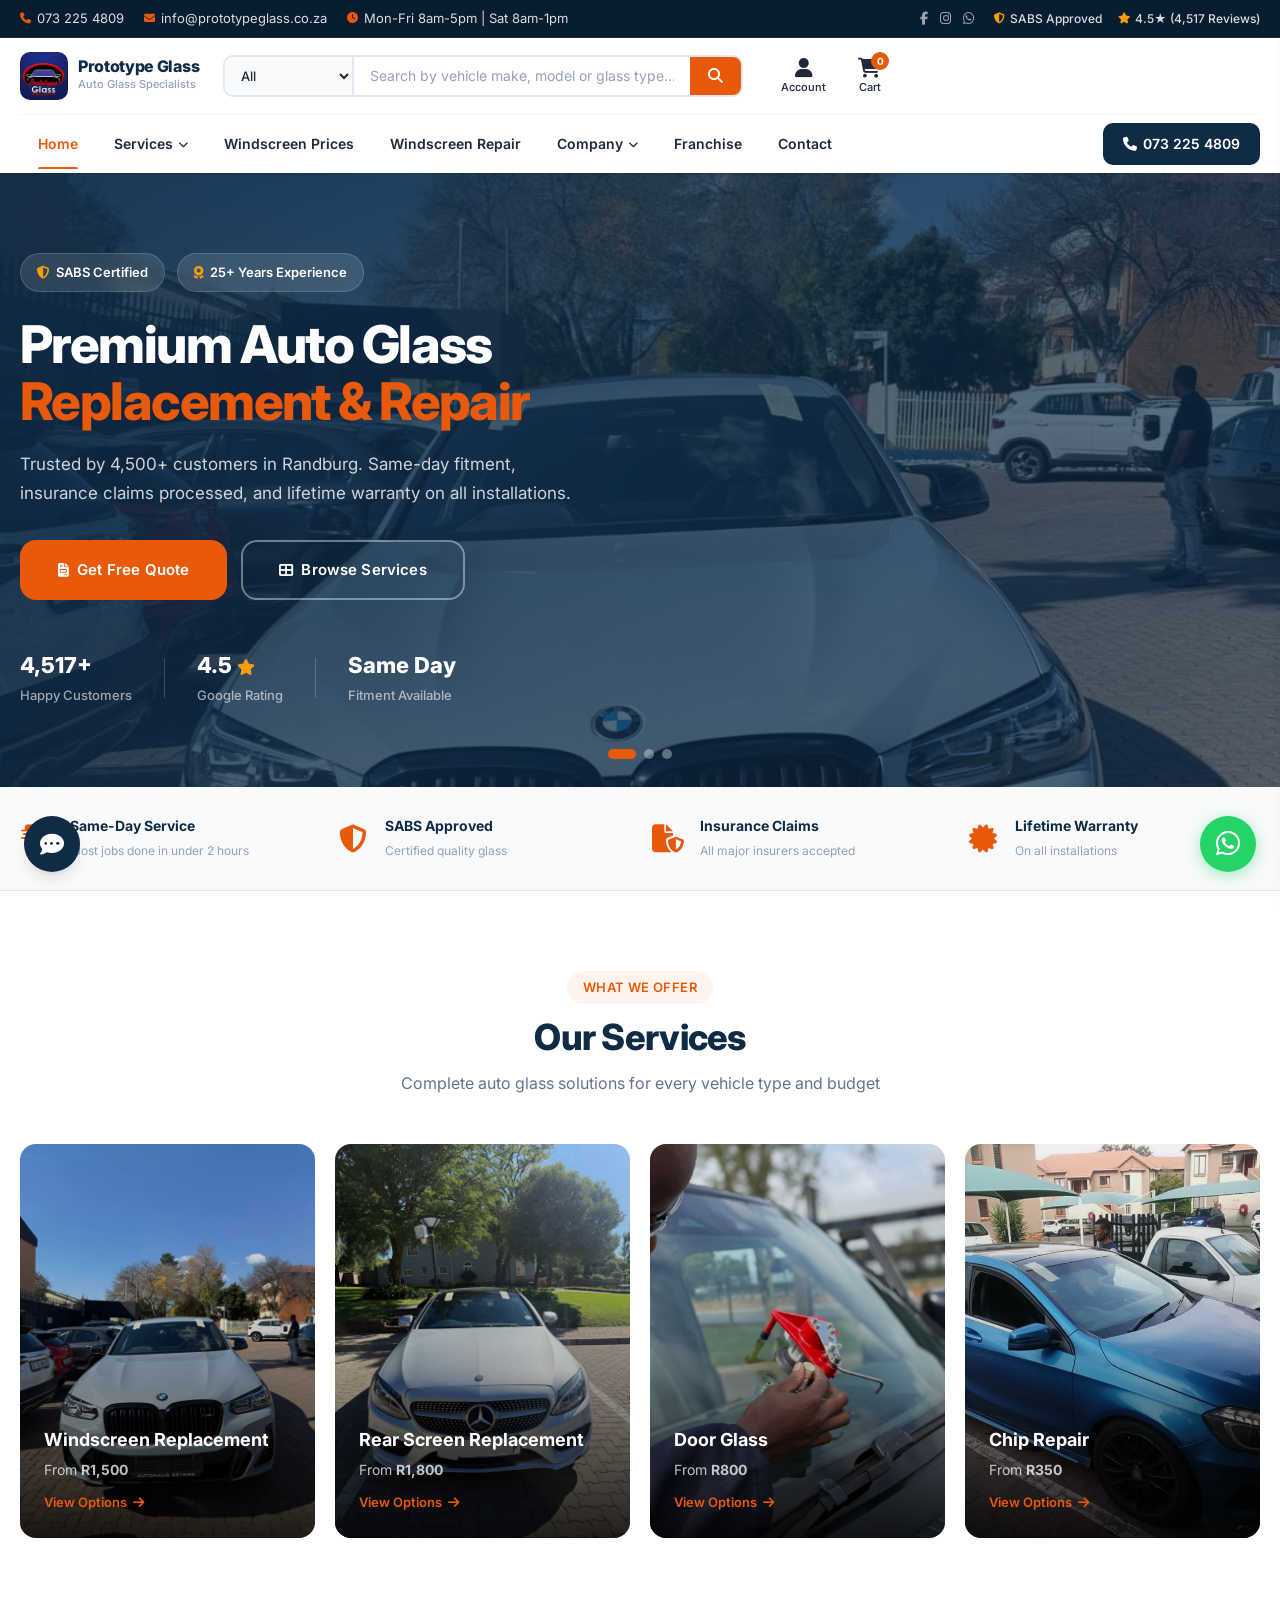
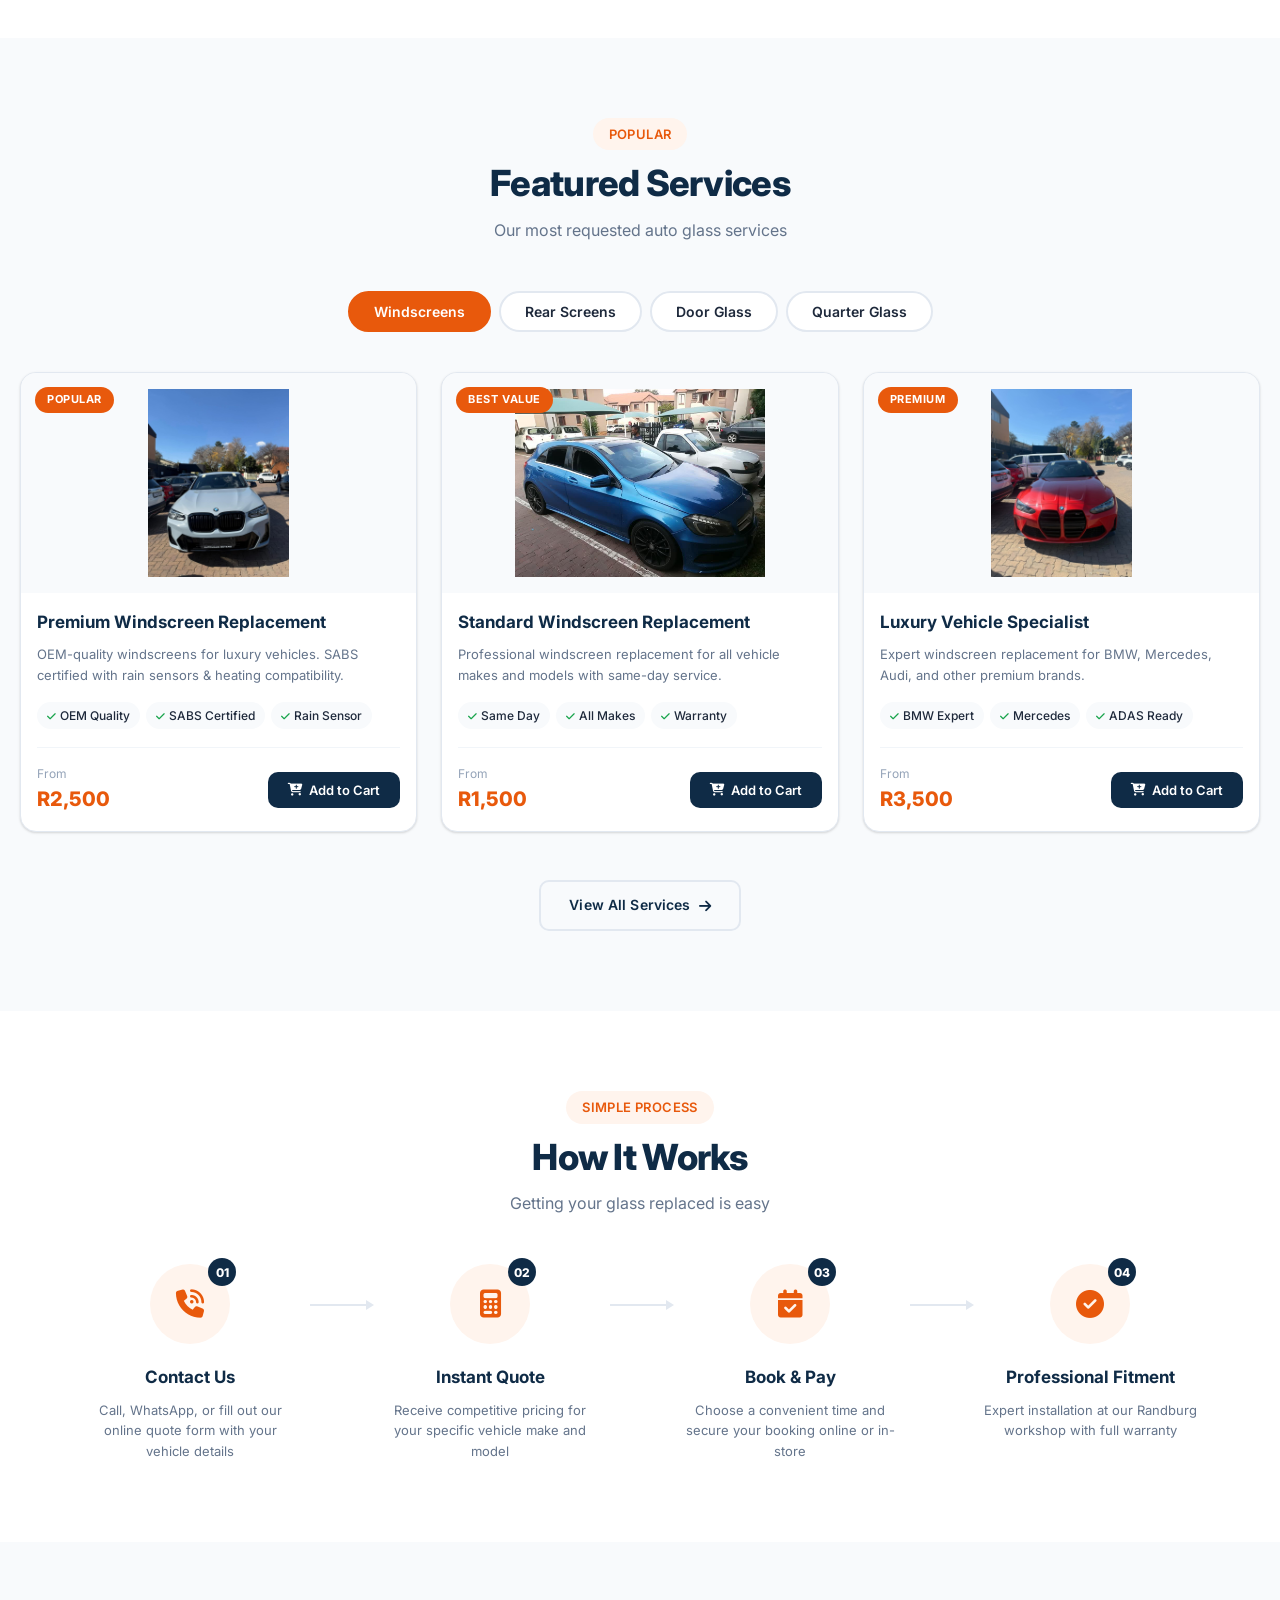
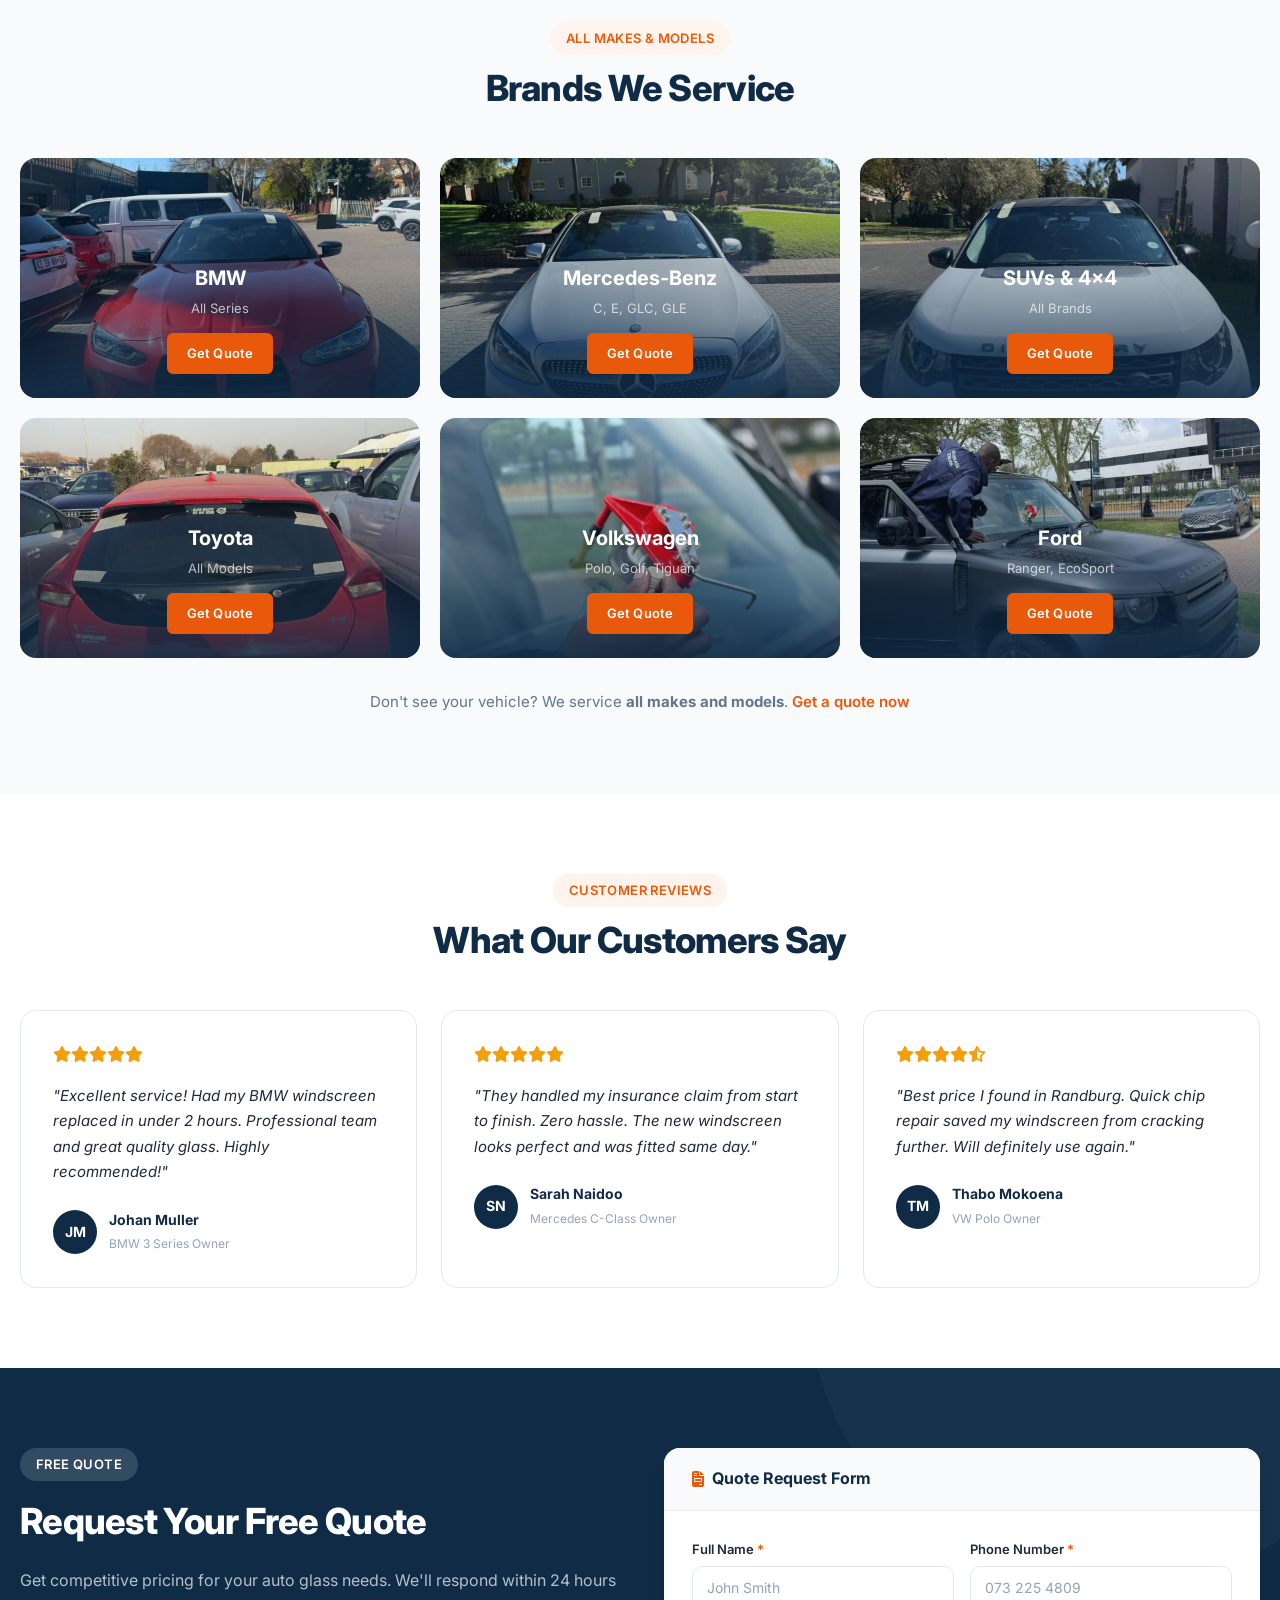
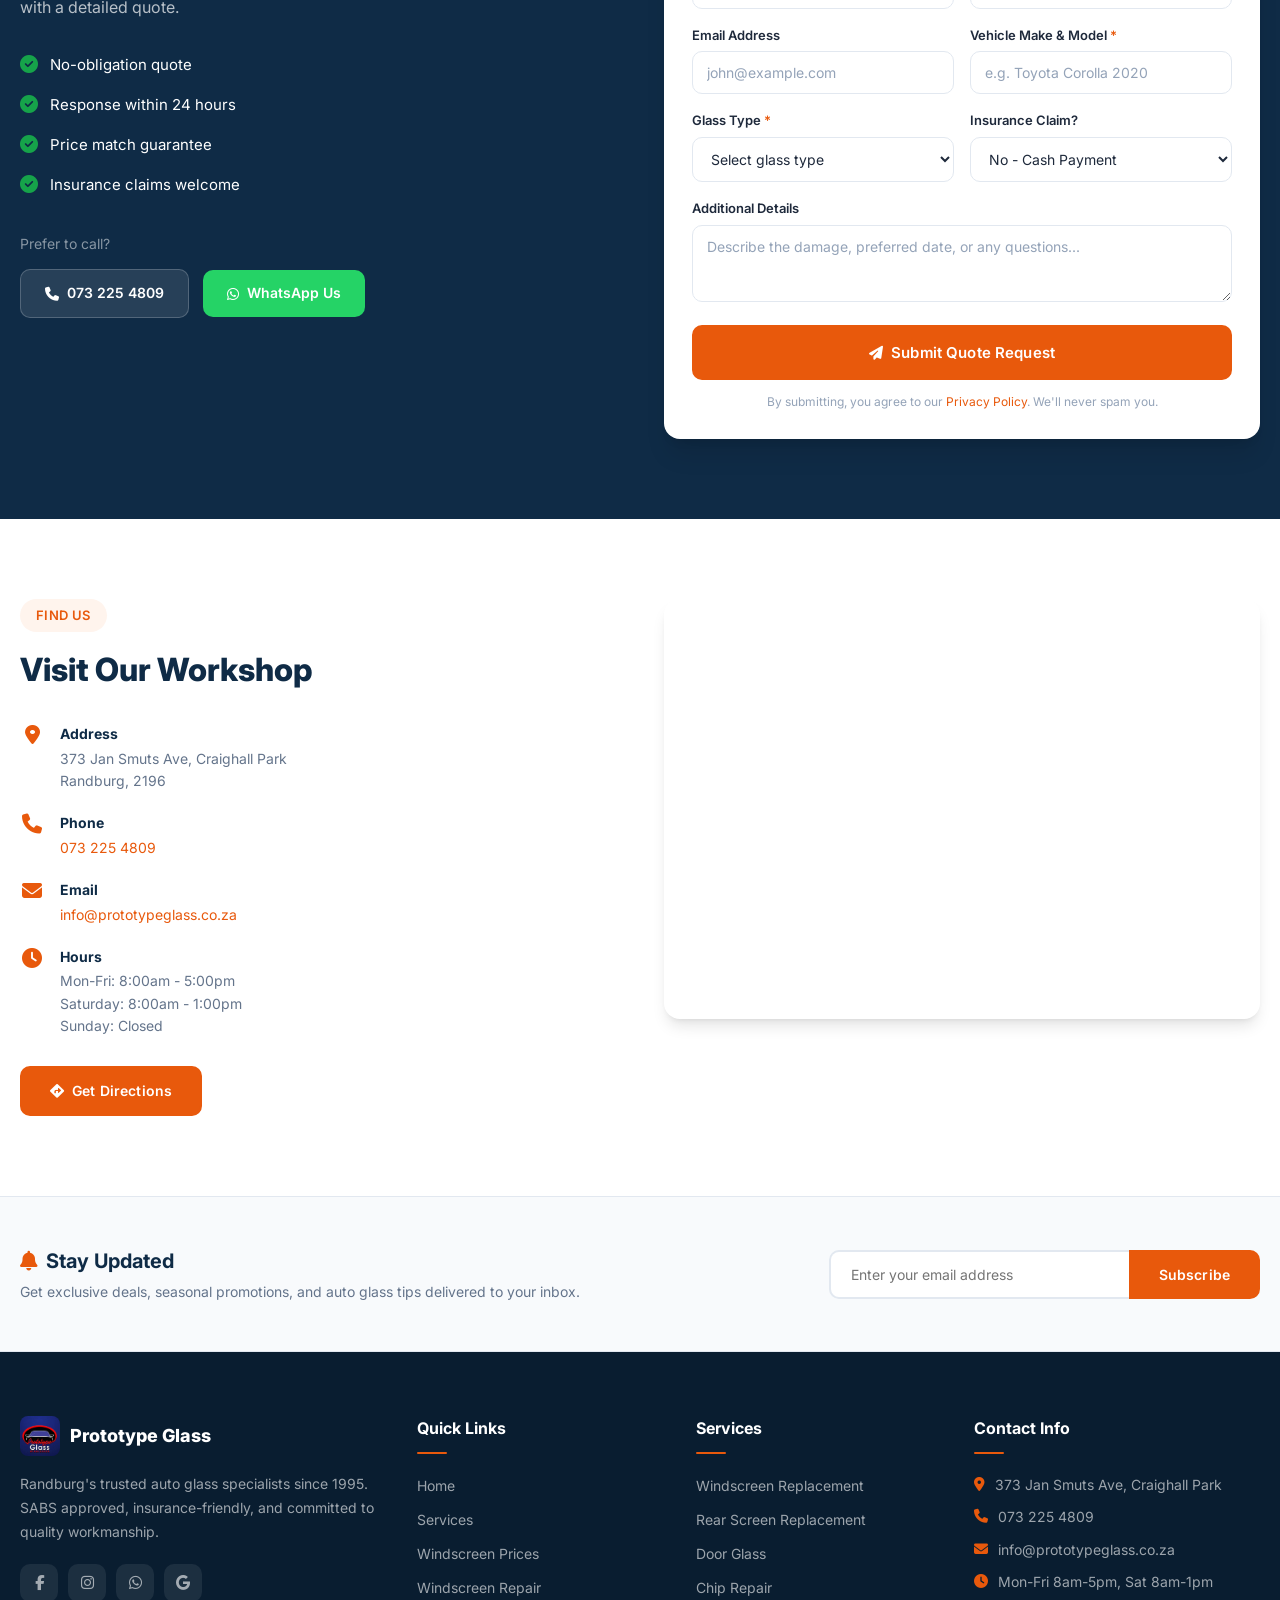
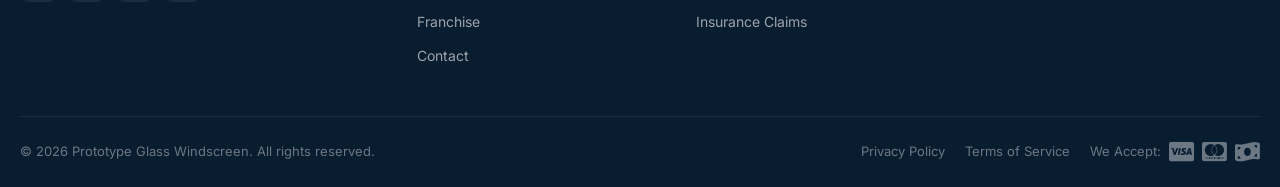
<file: index.html>
<!DOCTYPE html>
<html lang="en">
<head>
    <meta charset="UTF-8">
    <meta name="viewport" content="width=device-width, initial-scale=1.0">
    <meta name="description" content="Prototype Glass Windscreen - Premium auto glass replacement & repair in Randburg. SABS approved, insurance claims, same-day service. 4.5★ rated.">
    <meta name="keywords" content="windscreen replacement, auto glass, Randburg, Craighall Park, car glass repair, SABS approved">
    <meta name="csrf-token" content="">
    <title>Prototype Glass Windscreen | Premium Auto Glass - Randburg</title>
    <link rel="stylesheet" href="css/styles.css">
    <link rel="preconnect" href="https://fonts.googleapis.com">
    <link rel="preconnect" href="https://fonts.gstatic.com" crossorigin>
    <link href="https://fonts.googleapis.com/css2?family=Inter:wght@300;400;500;600;700;800&display=swap" rel="stylesheet">
    <link rel="stylesheet" href="https://cdnjs.cloudflare.com/ajax/libs/font-awesome/6.5.1/css/all.min.css">
</head>
<body>
    <!-- Top Bar -->
    <div class="top-bar">
        <div class="container">
            <div class="top-bar-inner">
                <div class="top-bar-left">
                    <a href="tel:0732254809"><i class="fas fa-phone"></i> 073 225 4809</a>
                    <a href="mailto:info@prototypeglass.co.za"><i class="fas fa-envelope"></i> info@prototypeglass.co.za</a>
                    <span class="top-bar-hours"><i class="fas fa-clock"></i> Mon-Fri 8am-5pm | Sat 8am-1pm</span>
                </div>
                <div class="top-bar-right">
                    <div class="top-bar-social">
                        <a href="#" aria-label="Facebook"><i class="fab fa-facebook-f"></i></a>
                        <a href="#" aria-label="Instagram"><i class="fab fa-instagram"></i></a>
                        <a href="#" aria-label="WhatsApp"><i class="fab fa-whatsapp"></i></a>
                    </div>
                    <div class="top-bar-trust">
                        <span><i class="fas fa-shield-halved"></i> SABS Approved</span>
                        <span><i class="fas fa-star"></i> 4.5★ (4,517 Reviews)</span>
                    </div>
                </div>
            </div>
        </div>
    </div>

    <!-- Navigation -->
    <nav class="navbar" id="navbar">
        <div class="container">
            <div class="nav-wrapper">
                <a href="index.html" class="logo">
                    <img src="images/brands/logo.jpeg" alt="Prototype Glass Windscreen">
                    <div class="logo-text">
                        <span class="logo-name">Prototype Glass</span>
                        <span class="logo-tagline">Auto Glass Specialists</span>
                    </div>
                </a>

                <div class="nav-search" id="navSearch">
                    <form action="search.php" method="GET" class="search-form">
                        <select name="category" class="search-category">
                            <option value="all">All</option>
                            <option value="windscreen">Windscreens</option>
                            <option value="rear">Rear Glass</option>
                            <option value="door">Door Glass</option>
                            <option value="repair">Repairs</option>
                        </select>
                        <input type="text" name="q" placeholder="Search by vehicle make, model or glass type..." class="search-input" id="searchInput" autocomplete="off">
                        <button type="submit" class="search-btn"><i class="fas fa-search"></i></button>
                    </form>
                    <div class="search-results" id="searchResults"></div>
                </div>

                <div class="nav-actions">
                    <button class="nav-action-btn nav-account-btn" title="Account" id="accountToggleBtn"><i class="fas fa-user"></i><span>Account</span></button>
                    <button class="nav-action-btn nav-cart-btn" title="Cart" id="cartToggleBtn">
                        <i class="fas fa-shopping-cart"></i>
                        <span>Cart</span>
                        <span class="cart-count" id="cartCount">0</span>
                    </button>
                </div>

                <button class="mobile-toggle" id="mobileToggle" aria-label="Menu">
                    <span></span>
                    <span></span>
                    <span></span>
                </button>
            </div>

            <div class="nav-menu-wrapper" id="navMenuWrapper">
                <ul class="nav-menu" id="navMenu">
                    <li><a href="index.html" class="active">Home</a></li>
                    <li class="has-dropdown">
                        <a href="services.html">Services <i class="fas fa-chevron-down"></i></a>
                        <div class="mega-dropdown">
                            <div class="mega-col">
                                <h4>Replacement</h4>
                                <a href="services.html#windscreen">Windscreen Replacement</a>
                                <a href="services.html#rear">Rear Screen Replacement</a>
                                <a href="services.html#door">Door Glass</a>
                                <a href="services.html#quarter">Quarter Glass</a>
                            </div>
                            <div class="mega-col">
                                <h4>Repair & More</h4>
                                <a href="services.html#chip">Chip Repair</a>
                                <a href="services.html#insurance">Insurance Claims</a>
                                <a href="services.html#calibration">ADAS Calibration</a>
                                <a href="services.html#tinting">Window Tinting</a>
                            </div>
                            <div class="mega-col mega-promo">
                                <img src="images/services/WhatsApp Image 2026-04-15 at 3.09.18 PM.jpeg" alt="Our Work">
                                <p>Premium quality auto glass for every vehicle</p>
                                <a href="services.html" class="mega-cta">View All Services</a>
                            </div>
                        </div>
                    </li>
                    <li><a href="windscreen-prices.html">Windscreen Prices</a></li>
                    <li><a href="windscreen-repair.html">Windscreen Repair</a></li>
                    <li class="has-dropdown">
                        <a href="#">Company <i class="fas fa-chevron-down"></i></a>
                        <div class="company-dropdown">
                            <a href="anti-smash-grab.html" class="company-drop-item">
                                <i class="fas fa-hand-fist"></i>
                                <div><strong>Anti-Smash & Grab</strong><span>Protect yourself and your property</span></div>
                            </a>
                            <a href="sell-your-glass.html" class="company-drop-item">
                                <i class="fas fa-money-bill-transfer"></i>
                                <div><strong>Sell Your Glass</strong><span>Make extra cash by selling your auto-glass</span></div>
                            </a>
                            <a href="about.html" class="company-drop-item">
                                <i class="fas fa-circle-info"></i>
                                <div><strong>About Us</strong><span>Get to know more about who we are</span></div>
                            </a>
                        </div>
                    </li>
                    <li><a href="franchise.html">Franchise</a></li>
                    <li><a href="contact.html">Contact</a></li>
                </ul>
                <div class="nav-menu-cta">
                    <a href="tel:0732254809" class="nav-call-btn"><i class="fas fa-phone"></i> 073 225 4809</a>
                </div>
            </div>
        </div>
    </nav>

    <!-- Hero Section -->
    <section class="hero" id="home">
        <div class="hero-slider">
            <div class="hero-slide active" style="background-image: url('images/services/WhatsApp Image 2026-04-15 at 3.09.18 PM.jpeg')"></div>
            <div class="hero-slide" style="background-image: url('images/services/WhatsApp Image 2026-04-15 at 3.09.17 PM.jpeg')"></div>
            <div class="hero-slide" style="background-image: url('images/services/WhatsApp Image 2026-04-15 at 3.09.19 PM.jpeg')"></div>
        </div>
        <div class="hero-overlay"></div>
        <div class="container">
            <div class="hero-content">
                <div class="hero-badge-top">
                    <span><i class="fas fa-shield-halved"></i> SABS Certified</span>
                    <span><i class="fas fa-award"></i> 25+ Years Experience</span>
                </div>
                <h1>Premium Auto Glass<br><span class="text-accent">Replacement & Repair</span></h1>
                <p class="hero-desc">Trusted by 4,500+ customers in Randburg. Same-day fitment, insurance claims processed, and lifetime warranty on all installations.</p>
                <div class="hero-cta">
                    <a href="#quote" class="btn btn-primary btn-lg"><i class="fas fa-file-invoice"></i> Get Free Quote</a>
                    <a href="services.html" class="btn btn-outline-light btn-lg"><i class="fas fa-th-large"></i> Browse Services</a>
                </div>
                <div class="hero-stats">
                    <div class="hero-stat">
                        <strong>4,517+</strong>
                        <span>Happy Customers</span>
                    </div>
                    <div class="hero-stat-divider"></div>
                    <div class="hero-stat">
                        <strong>4.5 <i class="fas fa-star"></i></strong>
                        <span>Google Rating</span>
                    </div>
                    <div class="hero-stat-divider"></div>
                    <div class="hero-stat">
                        <strong>Same Day</strong>
                        <span>Fitment Available</span>
                    </div>
                </div>
            </div>
        </div>
        <div class="hero-slider-nav">
            <button class="slider-dot active" data-slide="0"></button>
            <button class="slider-dot" data-slide="1"></button>
            <button class="slider-dot" data-slide="2"></button>
        </div>
    </section>

    <!-- Trust Bar -->
    <section class="trust-bar">
        <div class="container">
            <div class="trust-items">
                <div class="trust-item">
                    <i class="fas fa-truck-fast"></i>
                    <div>
                        <strong>Same-Day Service</strong>
                        <span>Most jobs done in under 2 hours</span>
                    </div>
                </div>
                <div class="trust-item">
                    <i class="fas fa-shield-halved"></i>
                    <div>
                        <strong>SABS Approved</strong>
                        <span>Certified quality glass</span>
                    </div>
                </div>
                <div class="trust-item">
                    <i class="fas fa-file-shield"></i>
                    <div>
                        <strong>Insurance Claims</strong>
                        <span>All major insurers accepted</span>
                    </div>
                </div>
                <div class="trust-item">
                    <i class="fas fa-certificate"></i>
                    <div>
                        <strong>Lifetime Warranty</strong>
                        <span>On all installations</span>
                    </div>
                </div>
            </div>
        </div>
    </section>

    <!-- Service Categories -->
    <section class="categories" id="services">
        <div class="container">
            <div class="section-header">
                <span class="section-badge">What We Offer</span>
                <h2>Our Services</h2>
                <p>Complete auto glass solutions for every vehicle type and budget</p>
            </div>
            <div class="category-grid">
                <a href="services.html#windscreen" class="category-card">
                    <div class="category-img">
                        <img src="images/services/WhatsApp Image 2026-04-15 at 3.09.18 PM.jpeg" alt="Windscreen Replacement" loading="lazy">
                        <div class="category-overlay"></div>
                    </div>
                    <div class="category-info">
                        <h3>Windscreen Replacement</h3>
                        <p>From <strong>R1,500</strong></p>
                        <span class="category-link">View Options <i class="fas fa-arrow-right"></i></span>
                    </div>
                </a>
                <a href="services.html#rear" class="category-card">
                    <div class="category-img">
                        <img src="images/services/WhatsApp Image 2026-04-15 at 3.09.18 PM (1).jpeg" alt="Rear Screen Replacement" loading="lazy">
                        <div class="category-overlay"></div>
                    </div>
                    <div class="category-info">
                        <h3>Rear Screen Replacement</h3>
                        <p>From <strong>R1,800</strong></p>
                        <span class="category-link">View Options <i class="fas fa-arrow-right"></i></span>
                    </div>
                </a>
                <a href="services.html#door" class="category-card">
                    <div class="category-img">
                        <img src="images/services/WhatsApp Image 2026-04-15 at 3.09.17 PM (1).jpeg" alt="Door Glass" loading="lazy">
                        <div class="category-overlay"></div>
                    </div>
                    <div class="category-info">
                        <h3>Door Glass</h3>
                        <p>From <strong>R800</strong></p>
                        <span class="category-link">View Options <i class="fas fa-arrow-right"></i></span>
                    </div>
                </a>
                <a href="services.html#chip" class="category-card">
                    <div class="category-img">
                        <img src="images/services/WhatsApp Image 2026-04-15 at 3.09.16 PM.jpeg" alt="Chip Repair" loading="lazy">
                        <div class="category-overlay"></div>
                    </div>
                    <div class="category-info">
                        <h3>Chip Repair</h3>
                        <p>From <strong>R350</strong></p>
                        <span class="category-link">View Options <i class="fas fa-arrow-right"></i></span>
                    </div>
                </a>
                <a href="services.html#insurance" class="category-card category-card-wide">
                    <div class="category-img">
                        <img src="images/services/WhatsApp Image 2026-04-15 at 3.09.19 PM.jpeg" alt="Insurance Claims" loading="lazy">
                        <div class="category-overlay"></div>
                    </div>
                    <div class="category-info">
                        <h3>Insurance Claims</h3>
                        <p>We handle <strong>all paperwork</strong></p>
                        <span class="category-link">Learn More <i class="fas fa-arrow-right"></i></span>
                    </div>
                </a>
            </div>
        </div>
    </section>

    <!-- Featured Products / Services -->
    <section class="products" id="products">
        <div class="container">
            <div class="section-header">
                <span class="section-badge">Popular</span>
                <h2>Featured Services</h2>
                <p>Our most requested auto glass services</p>
            </div>
            <div class="product-tabs">
                <button class="product-tab active" data-tab="windscreens">Windscreens</button>
                <button class="product-tab" data-tab="rearscreens">Rear Screens</button>
                <button class="product-tab" data-tab="doorglass">Door Glass</button>
                <button class="product-tab" data-tab="quarterglass">Quarter Glass</button>
            </div>
            <div class="product-grid" id="productGrid">
                <!-- Populated by JS -->
            </div>
            <div class="products-footer">
                <a href="services.html" class="btn btn-outline">View All Services <i class="fas fa-arrow-right"></i></a>
            </div>
        </div>
    </section>

    <!-- How It Works -->
    <section class="process">
        <div class="container">
            <div class="section-header">
                <span class="section-badge">Simple Process</span>
                <h2>How It Works</h2>
                <p>Getting your glass replaced is easy</p>
            </div>
            <div class="process-timeline">
                <div class="process-step">
                    <div class="process-icon">
                        <i class="fas fa-phone-volume"></i>
                        <span class="process-num">01</span>
                    </div>
                    <h3>Contact Us</h3>
                    <p>Call, WhatsApp, or fill out our online quote form with your vehicle details</p>
                </div>
                <div class="process-connector"></div>
                <div class="process-step">
                    <div class="process-icon">
                        <i class="fas fa-calculator"></i>
                        <span class="process-num">02</span>
                    </div>
                    <h3>Instant Quote</h3>
                    <p>Receive competitive pricing for your specific vehicle make and model</p>
                </div>
                <div class="process-connector"></div>
                <div class="process-step">
                    <div class="process-icon">
                        <i class="fas fa-calendar-check"></i>
                        <span class="process-num">03</span>
                    </div>
                    <h3>Book & Pay</h3>
                    <p>Choose a convenient time and secure your booking online or in-store</p>
                </div>
                <div class="process-connector"></div>
                <div class="process-step">
                    <div class="process-icon">
                        <i class="fas fa-check-circle"></i>
                        <span class="process-num">04</span>
                    </div>
                    <h3>Professional Fitment</h3>
                    <p>Expert installation at our Randburg workshop with full warranty</p>
                </div>
            </div>
        </div>
    </section>

    <!-- Brands We Service -->
    <section class="brands-section">
        <div class="container">
            <div class="section-header">
                <span class="section-badge">All Makes & Models</span>
                <h2>Brands We Service</h2>
            </div>
            <div class="brands-showcase">
                <div class="brand-item">
                    <img src="images/services/WhatsApp Image 2026-04-15 at 3.09.17 PM.jpeg" alt="BMW" loading="lazy">
                    <div class="brand-overlay">
                        <h4>BMW</h4>
                        <span>All Series</span>
                        <a href="#quote" class="btn btn-sm btn-primary">Get Quote</a>
                    </div>
                </div>
                <div class="brand-item">
                    <img src="images/services/WhatsApp Image 2026-04-15 at 3.09.18 PM (1).jpeg" alt="Mercedes-Benz" loading="lazy">
                    <div class="brand-overlay">
                        <h4>Mercedes-Benz</h4>
                        <span>C, E, GLC, GLE</span>
                        <a href="#quote" class="btn btn-sm btn-primary">Get Quote</a>
                    </div>
                </div>
                <div class="brand-item">
                    <img src="images/services/WhatsApp Image 2026-04-15 at 3.09.19 PM.jpeg" alt="SUVs & 4x4" loading="lazy">
                    <div class="brand-overlay">
                        <h4>SUVs & 4x4</h4>
                        <span>All Brands</span>
                        <a href="#quote" class="btn btn-sm btn-primary">Get Quote</a>
                    </div>
                </div>
                <div class="brand-item">
                    <img src="images/services/WhatsApp Image 2026-04-15 at 3.09.16 PM (1).jpeg" alt="Toyota" loading="lazy">
                    <div class="brand-overlay">
                        <h4>Toyota</h4>
                        <span>All Models</span>
                        <a href="#quote" class="btn btn-sm btn-primary">Get Quote</a>
                    </div>
                </div>
                <div class="brand-item">
                    <img src="images/services/WhatsApp Image 2026-04-15 at 3.09.17 PM (1).jpeg" alt="VW" loading="lazy">
                    <div class="brand-overlay">
                        <h4>Volkswagen</h4>
                        <span>Polo, Golf, Tiguan</span>
                        <a href="#quote" class="btn btn-sm btn-primary">Get Quote</a>
                    </div>
                </div>
                <div class="brand-item">
                    <img src="images/services/WhatsApp Image 2026-04-15 at 3.09.18 PM (2).jpeg" alt="Ford" loading="lazy">
                    <div class="brand-overlay">
                        <h4>Ford</h4>
                        <span>Ranger, EcoSport</span>
                        <a href="#quote" class="btn btn-sm btn-primary">Get Quote</a>
                    </div>
                </div>
            </div>
            <p class="brands-note">Don't see your vehicle? We service <strong>all makes and models</strong>. <a href="#quote">Get a quote now</a></p>
        </div>
    </section>

    <!-- Testimonials -->
    <section class="testimonials">
        <div class="container">
            <div class="section-header">
                <span class="section-badge">Customer Reviews</span>
                <h2>What Our Customers Say</h2>
            </div>
            <div class="testimonial-slider" id="testimonialSlider">
                <div class="testimonial-card">
                    <div class="testimonial-stars">
                        <i class="fas fa-star"></i><i class="fas fa-star"></i><i class="fas fa-star"></i><i class="fas fa-star"></i><i class="fas fa-star"></i>
                    </div>
                    <p>"Excellent service! Had my BMW windscreen replaced in under 2 hours. Professional team and great quality glass. Highly recommended!"</p>
                    <div class="testimonial-author">
                        <div class="author-avatar">JM</div>
                        <div>
                            <strong>Johan Muller</strong>
                            <span>BMW 3 Series Owner</span>
                        </div>
                    </div>
                </div>
                <div class="testimonial-card">
                    <div class="testimonial-stars">
                        <i class="fas fa-star"></i><i class="fas fa-star"></i><i class="fas fa-star"></i><i class="fas fa-star"></i><i class="fas fa-star"></i>
                    </div>
                    <p>"They handled my insurance claim from start to finish. Zero hassle. The new windscreen looks perfect and was fitted same day."</p>
                    <div class="testimonial-author">
                        <div class="author-avatar">SN</div>
                        <div>
                            <strong>Sarah Naidoo</strong>
                            <span>Mercedes C-Class Owner</span>
                        </div>
                    </div>
                </div>
                <div class="testimonial-card">
                    <div class="testimonial-stars">
                        <i class="fas fa-star"></i><i class="fas fa-star"></i><i class="fas fa-star"></i><i class="fas fa-star"></i><i class="fas fa-star-half-stroke"></i>
                    </div>
                    <p>"Best price I found in Randburg. Quick chip repair saved my windscreen from cracking further. Will definitely use again."</p>
                    <div class="testimonial-author">
                        <div class="author-avatar">TM</div>
                        <div>
                            <strong>Thabo Mokoena</strong>
                            <span>VW Polo Owner</span>
                        </div>
                    </div>
                </div>
            </div>
        </div>
    </section>

    <!-- Quote Section -->
    <section class="quote-section" id="quote">
        <div class="container">
            <div class="quote-wrapper">
                <div class="quote-info">
                    <span class="section-badge section-badge-light">Free Quote</span>
                    <h2>Request Your Free Quote</h2>
                    <p>Get competitive pricing for your auto glass needs. We'll respond within 24 hours with a detailed quote.</p>
                    <div class="quote-features">
                        <div class="quote-feature">
                            <i class="fas fa-check-circle"></i>
                            <span>No-obligation quote</span>
                        </div>
                        <div class="quote-feature">
                            <i class="fas fa-check-circle"></i>
                            <span>Response within 24 hours</span>
                        </div>
                        <div class="quote-feature">
                            <i class="fas fa-check-circle"></i>
                            <span>Price match guarantee</span>
                        </div>
                        <div class="quote-feature">
                            <i class="fas fa-check-circle"></i>
                            <span>Insurance claims welcome</span>
                        </div>
                    </div>
                    <div class="quote-contact">
                        <p>Prefer to call?</p>
                        <a href="tel:0732254809" class="quote-phone"><i class="fas fa-phone"></i> 073 225 4809</a>
                        <a href="https://wa.me/27732254809" class="quote-whatsapp" target="_blank"><i class="fab fa-whatsapp"></i> WhatsApp Us</a>
                    </div>
                </div>
                <div class="quote-form-card">
                    <div class="quote-form-header">
                        <h3><i class="fas fa-file-invoice"></i> Quote Request Form</h3>
                    </div>
                    <form id="quoteForm" action="php/submit-quote.php" method="POST">
                        <div class="form-row">
                            <div class="form-group">
                                <label for="name">Full Name <span class="required">*</span></label>
                                <input type="text" id="name" name="name" placeholder="John Smith" required>
                            </div>
                            <div class="form-group">
                                <label for="phone">Phone Number <span class="required">*</span></label>
                                <input type="tel" id="phone" name="phone" placeholder="073 225 4809" required>
                            </div>
                        </div>
                        <div class="form-row">
                            <div class="form-group">
                                <label for="email">Email Address</label>
                                <input type="email" id="email" name="email" placeholder="john@example.com">
                            </div>
                            <div class="form-group">
                                <label for="vehicle">Vehicle Make & Model <span class="required">*</span></label>
                                <input type="text" id="vehicle" name="vehicle" placeholder="e.g. Toyota Corolla 2020" required>
                            </div>
                        </div>
                        <div class="form-row">
                            <div class="form-group">
                                <label for="glassType">Glass Type <span class="required">*</span></label>
                                <select id="glassType" name="glassType" required>
                                    <option value="">Select glass type</option>
                                    <option value="windscreen">Windscreen</option>
                                    <option value="rear-screen">Rear Screen</option>
                                    <option value="door-glass">Door Glass</option>
                                    <option value="quarter-glass">Quarter Glass</option>
                                    <option value="chip-repair">Chip Repair</option>
                                    <option value="other">Other</option>
                                </select>
                            </div>
                            <div class="form-group">
                                <label for="insurance">Insurance Claim?</label>
                                <select id="insurance" name="insurance">
                                    <option value="no">No - Cash Payment</option>
                                    <option value="yes">Yes - Insurance Claim</option>
                                </select>
                            </div>
                        </div>
                        <div class="form-group">
                            <label for="message">Additional Details</label>
                            <textarea id="message" name="message" rows="3" placeholder="Describe the damage, preferred date, or any questions..."></textarea>
                        </div>
                        <button type="submit" class="btn btn-primary btn-block">
                            <i class="fas fa-paper-plane"></i> Submit Quote Request
                        </button>
                        <p class="form-disclaimer">By submitting, you agree to our <a href="#">Privacy Policy</a>. We'll never spam you.</p>
                    </form>
                </div>
            </div>
        </div>
    </section>

    <!-- Location -->
    <section class="location-section" id="location">
        <div class="container">
            <div class="location-grid">
                <div class="location-info">
                    <span class="section-badge">Find Us</span>
                    <h2>Visit Our Workshop</h2>
                    <div class="location-details">
                        <div class="location-detail">
                            <i class="fas fa-location-dot"></i>
                            <div>
                                <strong>Address</strong>
                                <p>373 Jan Smuts Ave, Craighall Park<br>Randburg, 2196</p>
                            </div>
                        </div>
                        <div class="location-detail">
                            <i class="fas fa-phone"></i>
                            <div>
                                <strong>Phone</strong>
                                <p><a href="tel:0732254809">073 225 4809</a></p>
                            </div>
                        </div>
                        <div class="location-detail">
                            <i class="fas fa-envelope"></i>
                            <div>
                                <strong>Email</strong>
                                <p><a href="mailto:info@prototypeglass.co.za">info@prototypeglass.co.za</a></p>
                            </div>
                        </div>
                        <div class="location-detail">
                            <i class="fas fa-clock"></i>
                            <div>
                                <strong>Hours</strong>
                                <p>Mon-Fri: 8:00am - 5:00pm<br>Saturday: 8:00am - 1:00pm<br>Sunday: Closed</p>
                            </div>
                        </div>
                    </div>
                    <a href="contact.html" class="btn btn-primary"><i class="fas fa-directions"></i> Get Directions</a>
                </div>
                <div class="location-map">
                    <iframe 
                        src="https://www.google.com/maps/embed?pb=!1m18!1m12!1m3!1d3583.123456789!2d28.044123456789!3d-26.134567890123!2m3!1f0!2f0!3f0!3m2!1i1024!2i768!4f13.1!3m3!1m2!1s0x0%3A0x0!2zMjbCsDA4JzA0LjQiUyAyOMKwMDInMzguOCJF!5e0!3m2!1sen!2sza!4v1234567890123!5m2!1sen!2sza" 
                        width="100%" 
                        height="100%" 
                        style="border:0; border-radius: 16px;" 
                        allowfullscreen="" 
                        loading="lazy"
                        referrerpolicy="no-referrer-when-downgrade">
                    </iframe>
                </div>
            </div>
        </div>
    </section>

    <!-- Newsletter -->
    <section class="newsletter">
        <div class="container">
            <div class="newsletter-inner">
                <div class="newsletter-text">
                    <h3><i class="fas fa-bell"></i> Stay Updated</h3>
                    <p>Get exclusive deals, seasonal promotions, and auto glass tips delivered to your inbox.</p>
                </div>
                <form class="newsletter-form" action="php/newsletter.php" method="POST">
                    <input type="email" name="newsletter_email" placeholder="Enter your email address" required>
                    <button type="submit" class="btn btn-primary">Subscribe</button>
                </form>
            </div>
        </div>
    </section>

    <!-- Footer -->
    <footer class="footer">
        <div class="container">
            <div class="footer-top">
                <div class="footer-col footer-about">
                    <a href="index.html" class="footer-logo">
                        <img src="images/brands/logo.jpeg" alt="Prototype Glass">
                        <span>Prototype Glass</span>
                    </a>
                    <p>Randburg's trusted auto glass specialists since 1995. SABS approved, insurance-friendly, and committed to quality workmanship.</p>
                    <div class="footer-social">
                        <a href="#" aria-label="Facebook"><i class="fab fa-facebook-f"></i></a>
                        <a href="#" aria-label="Instagram"><i class="fab fa-instagram"></i></a>
                        <a href="https://wa.me/27732254809" aria-label="WhatsApp"><i class="fab fa-whatsapp"></i></a>
                        <a href="#" aria-label="Google"><i class="fab fa-google"></i></a>
                    </div>
                </div>
                <div class="footer-col">
                    <h4>Quick Links</h4>
                    <ul>
                        <li><a href="index.html">Home</a></li>
                        <li><a href="services.html">Services</a></li>
                        <li><a href="windscreen-prices.html">Windscreen Prices</a></li>
                        <li><a href="windscreen-repair.html">Windscreen Repair</a></li>
                        <li><a href="franchise.html">Franchise</a></li>
                        <li><a href="contact.html">Contact</a></li>
                    </ul>
                </div>
                <div class="footer-col">
                    <h4>Services</h4>
                    <ul>
                        <li><a href="services.html#windscreen">Windscreen Replacement</a></li>
                        <li><a href="services.html#rear">Rear Screen Replacement</a></li>
                        <li><a href="services.html#door">Door Glass</a></li>
                        <li><a href="services.html#chip">Chip Repair</a></li>
                        <li><a href="services.html#insurance">Insurance Claims</a></li>
                    </ul>
                </div>
                <div class="footer-col">
                    <h4>Contact Info</h4>
                    <ul class="footer-contact">
                        <li><i class="fas fa-location-dot"></i> 373 Jan Smuts Ave, Craighall Park</li>
                        <li><i class="fas fa-phone"></i> <a href="tel:0732254809">073 225 4809</a></li>
                        <li><i class="fas fa-envelope"></i> <a href="mailto:info@prototypeglass.co.za">info@prototypeglass.co.za</a></li>
                        <li><i class="fas fa-clock"></i> Mon-Fri 8am-5pm, Sat 8am-1pm</li>
                    </ul>
                </div>
            </div>
            <div class="footer-bottom">
                <div class="footer-bottom-left">
                    <p>&copy; 2026 Prototype Glass Windscreen. All rights reserved.</p>
                </div>
                <div class="footer-bottom-right">
                    <a href="#">Privacy Policy</a>
                    <a href="#">Terms of Service</a>
                    <div class="footer-payment">
                        <span>We Accept:</span>
                        <i class="fab fa-cc-visa"></i>
                        <i class="fab fa-cc-mastercard"></i>
                        <i class="fas fa-money-bill-wave"></i>
                    </div>
                </div>
            </div>
        </div>
    </footer>

    <!-- Scroll to Top -->
    <button id="scrollTop" class="scroll-top" aria-label="Scroll to top">
        <i class="fas fa-chevron-up"></i>
    </button>

    <!-- Cart Drawer -->
    <div class="cart-overlay" id="cartOverlay"></div>
    <div class="cart-drawer" id="cartDrawer">
        <div class="cart-drawer-header">
            <h3><i class="fas fa-shopping-cart"></i> Your Cart</h3>
            <button class="cart-drawer-close" id="cartDrawerClose"><i class="fas fa-times"></i></button>
        </div>
        <div class="cart-drawer-body" id="cartDrawerBody">
            <div class="cart-empty" id="cartEmpty">
                <i class="fas fa-cart-plus"></i>
                <p>Your cart is empty</p>
                <span>Add services from our product listings</span>
            </div>
            <div class="cart-items" id="cartItems"></div>
        </div>
        <div class="cart-drawer-footer" id="cartDrawerFooter">
            <div class="cart-total">
                <span>Items:</span>
                <strong id="cartTotalCount">0</strong>
            </div>
            <a href="#quote" class="btn btn-primary btn-block cart-checkout-btn" id="cartCheckoutBtn">
                <i class="fas fa-paper-plane"></i> Request Quote for All
            </a>
            <button class="cart-clear-btn" id="cartClearBtn">
                <i class="fas fa-trash"></i> Clear Cart
            </button>
        </div>
    </div>

    <!-- WhatsApp Float -->
    <a href="https://wa.me/27732254809" class="whatsapp-float" target="_blank" aria-label="Chat on WhatsApp">
        <i class="fab fa-whatsapp"></i>
    </a>

    <!-- Chatbot -->
    <button id="chatbotToggle" class="chatbot-toggle" aria-label="Open chat">
        <i class="fas fa-comment-dots chatbot-open-icon"></i>
        <i class="fas fa-times chatbot-close-icon"></i>
    </button>
    <div id="chatbotWindow" class="chatbot-window">
        <div class="chatbot-header">
            <div class="chatbot-header-avatar"><i class="fas fa-headset"></i></div>
            <div class="chatbot-header-info">
                <h4>Prototype Glass</h4>
                <p>Get a quick quote</p>
            </div>
        </div>
        <div id="chatbotBody" class="chatbot-body"></div>
        <div id="chatbotFooter" class="chatbot-footer"></div>
    </div>

    <!-- Account Modal -->
    <div class="account-overlay" id="accountOverlay"></div>
    <div class="account-modal" id="accountModal">
        <div class="account-modal-header">
            <h3 id="accountModalTitle"><i class="fas fa-user"></i> Sign In</h3>
            <button class="account-modal-close" id="accountModalClose"><i class="fas fa-times"></i></button>
        </div>
        <div class="account-modal-body">
            <form id="loginForm" class="account-form">
                <div class="form-group"><label for="loginEmail">Email Address</label><input type="email" id="loginEmail" required placeholder="you@example.com"></div>
                <div class="form-group"><label for="loginPassword">Password</label><input type="password" id="loginPassword" required placeholder="Your password" minlength="8"></div>
                <button type="submit" class="btn btn-primary btn-block">Sign In</button>
                <p class="account-switch">Don't have an account? <a href="#" id="showRegister">Create one</a></p>
            </form>
            <form id="registerForm" class="account-form" style="display:none;">
                <div class="form-group"><label for="regName">Full Name</label><input type="text" id="regName" required placeholder="John Doe"></div>
                <div class="form-group"><label for="regEmail">Email Address</label><input type="email" id="regEmail" required placeholder="you@example.com"></div>
                <div class="form-group"><label for="regPhone">Phone Number</label><input type="tel" id="regPhone" required placeholder="073 225 4809"></div>
                <div class="form-group"><label for="regPassword">Password</label><input type="password" id="regPassword" required placeholder="Min 8 characters" minlength="8"></div>
                <div class="form-group"><label for="regConfirm">Confirm Password</label><input type="password" id="regConfirm" required placeholder="Repeat password" minlength="8"></div>
                <button type="submit" class="btn btn-primary btn-block">Create Account</button>
                <p class="account-switch">Already have an account? <a href="#" id="showLogin">Sign in</a></p>
            </form>
            <div id="accountLoggedIn" class="account-logged-in" style="display:none;">
                <div class="account-avatar"><i class="fas fa-user-circle"></i></div>
                <h4 id="accountUserName">Welcome back!</h4>
                <p id="accountUserEmail"></p>
                <div class="account-menu">
                    <a href="#"><i class="fas fa-box"></i> My Orders</a>
                    <a href="#"><i class="fas fa-heart"></i> Wishlist</a>
                    <a href="#"><i class="fas fa-cog"></i> Settings</a>
                </div>
                <button class="btn btn-outline btn-block" id="accountLogout"><i class="fas fa-sign-out-alt"></i> Log Out</button>
            </div>
        </div>
    </div>

    <script src="js/main.js"></script>
</body>
</html>
</file>
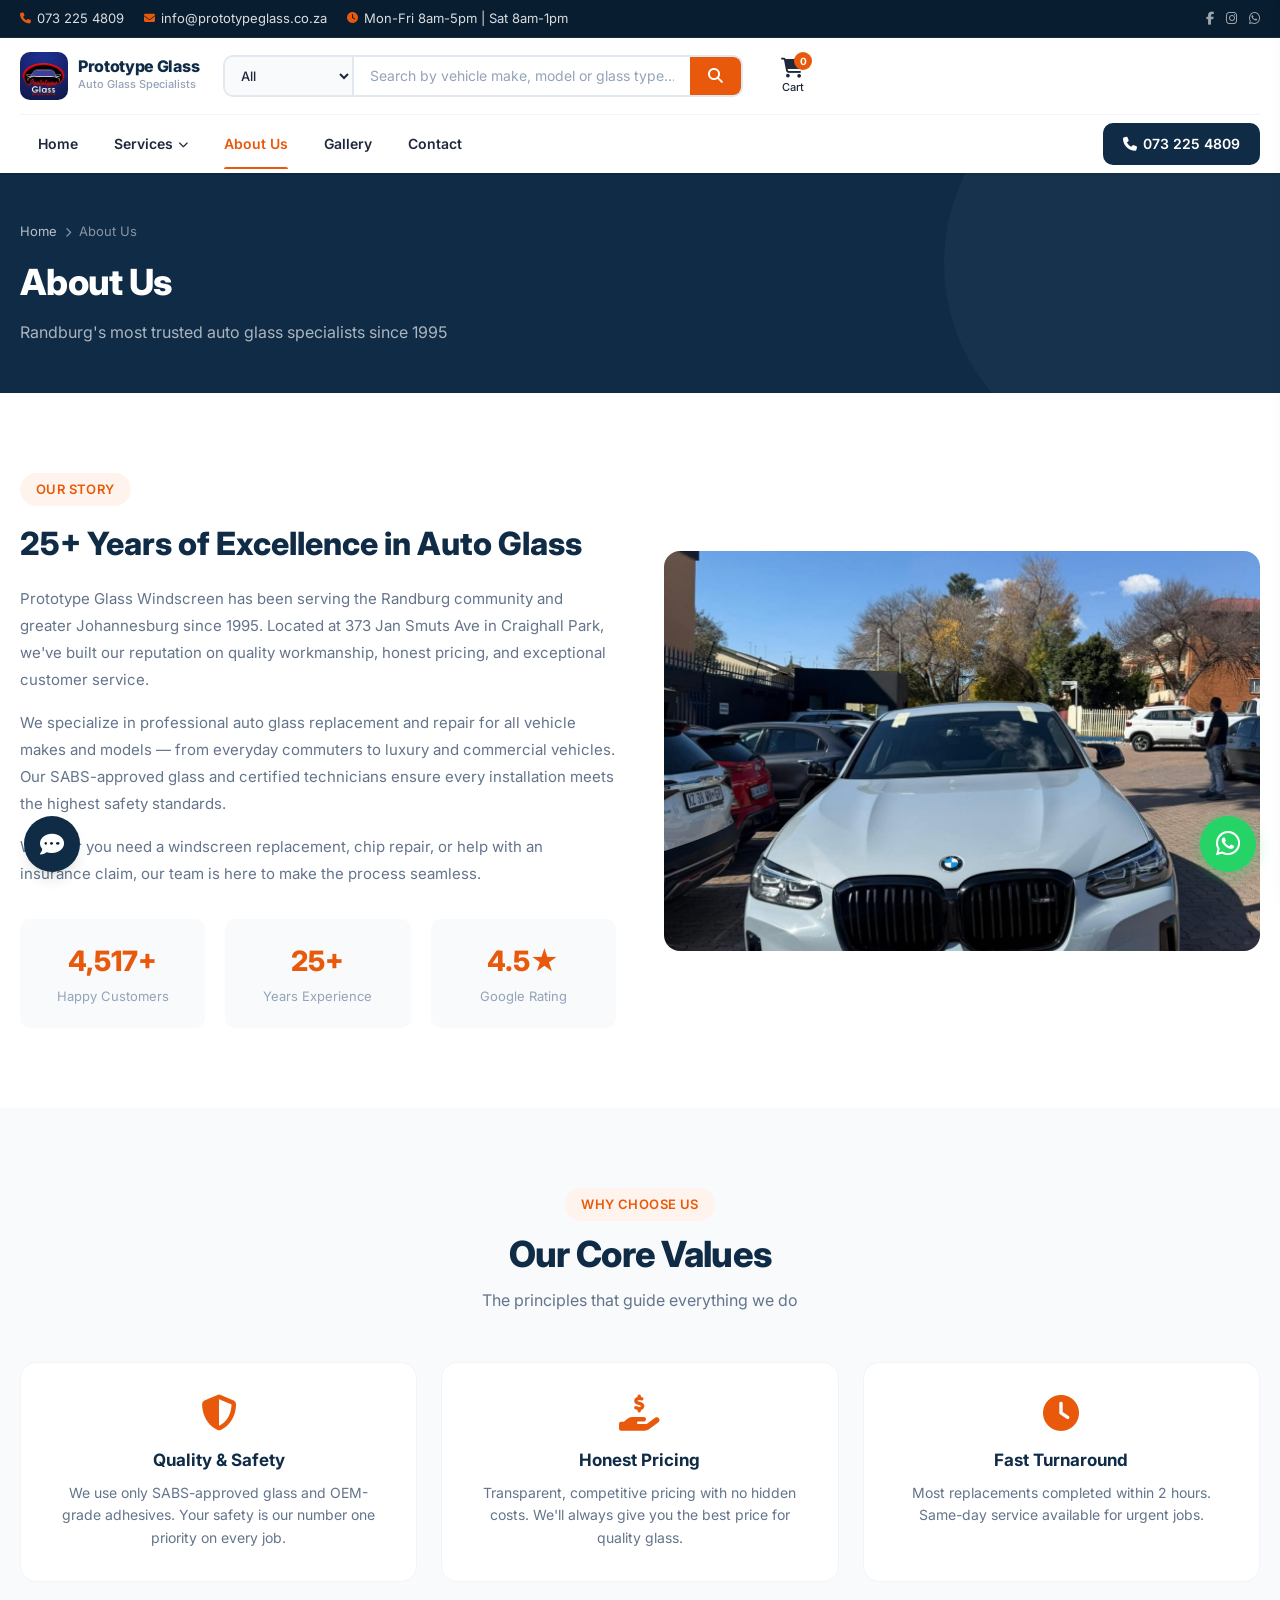
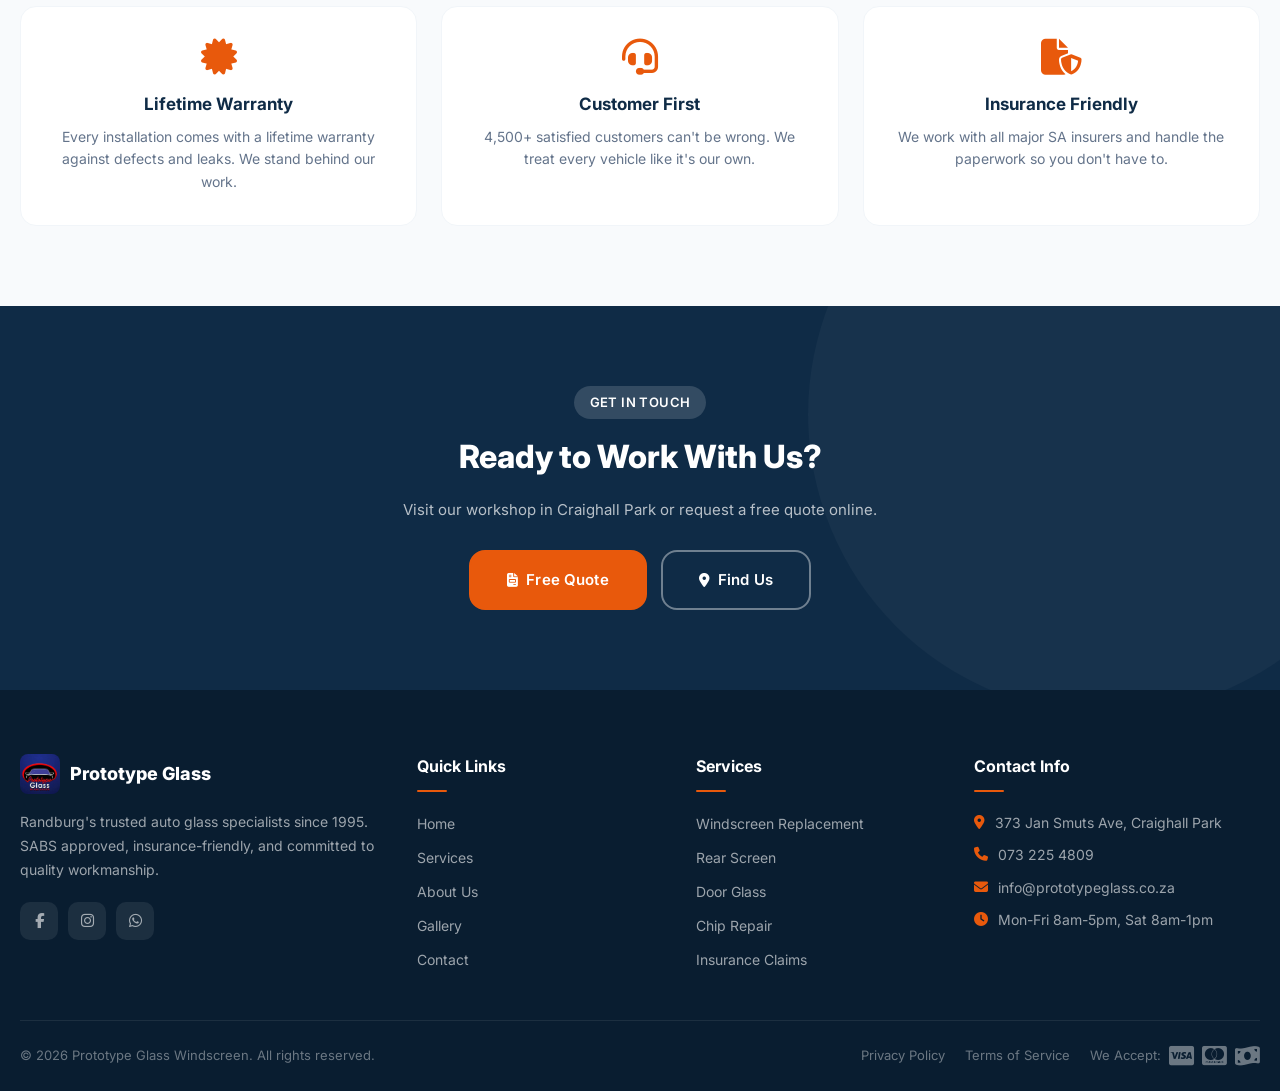
<file: about.html>
<!DOCTYPE html>
<html lang="en">
<head>
    <meta charset="UTF-8">
    <meta name="viewport" content="width=device-width, initial-scale=1.0">
    <meta name="description" content="About Prototype Glass Windscreen - Randburg's trusted auto glass specialists since 1995. SABS approved, 4,500+ happy customers.">
    <title>About Us | Prototype Glass Windscreen - Randburg</title>
    <link rel="stylesheet" href="css/styles.css">
    <link rel="preconnect" href="https://fonts.googleapis.com">
    <link rel="preconnect" href="https://fonts.gstatic.com" crossorigin>
    <link href="https://fonts.googleapis.com/css2?family=Inter:wght@300;400;500;600;700;800&display=swap" rel="stylesheet">
    <link rel="stylesheet" href="https://cdnjs.cloudflare.com/ajax/libs/font-awesome/6.5.1/css/all.min.css">
</head>
<body>
    <!-- Top Bar -->
    <div class="top-bar">
        <div class="container">
            <div class="top-bar-inner">
                <div class="top-bar-left">
                    <a href="tel:0732254809"><i class="fas fa-phone"></i> 073 225 4809</a>
                    <a href="mailto:info@prototypeglass.co.za"><i class="fas fa-envelope"></i> info@prototypeglass.co.za</a>
                    <span class="top-bar-hours"><i class="fas fa-clock"></i> Mon-Fri 8am-5pm | Sat 8am-1pm</span>
                </div>
                <div class="top-bar-right">
                    <div class="top-bar-social">
                        <a href="#"><i class="fab fa-facebook-f"></i></a>
                        <a href="#"><i class="fab fa-instagram"></i></a>
                        <a href="#"><i class="fab fa-whatsapp"></i></a>
                    </div>
                </div>
            </div>
        </div>
    </div>

    <!-- Navigation -->
    <nav class="navbar" id="navbar">
        <div class="container">
            <div class="nav-wrapper">
                <a href="index.html" class="logo">
                    <img src="images/brands/logo.jpeg" alt="Prototype Glass Windscreen">
                    <div class="logo-text">
                        <span class="logo-name">Prototype Glass</span>
                        <span class="logo-tagline">Auto Glass Specialists</span>
                    </div>
                </a>
                <div class="nav-search" id="navSearch">
                    <form action="search.php" method="GET" class="search-form">
                        <select name="category" class="search-category">
                            <option value="all">All</option>
                            <option value="windscreen">Windscreens</option>
                            <option value="rear">Rear Glass</option>
                            <option value="door">Door Glass</option>
                            <option value="repair">Repairs</option>
                        </select>
                        <input type="text" name="q" placeholder="Search by vehicle make, model or glass type..." class="search-input" id="searchInput" autocomplete="off">
                        <button type="submit" class="search-btn"><i class="fas fa-search"></i></button>
                    </form>
                    <div class="search-results" id="searchResults"></div>
                </div>
                <div class="nav-actions">
                    <button class="nav-action-btn nav-cart-btn" title="Cart" id="cartToggleBtn"><i class="fas fa-shopping-cart"></i><span>Cart</span><span class="cart-count" id="cartCount">0</span></button>
                </div>
                <button class="mobile-toggle" id="mobileToggle" aria-label="Menu"><span></span><span></span><span></span></button>
            </div>
            <div class="nav-menu-wrapper" id="navMenuWrapper">
                <ul class="nav-menu">
                    <li><a href="index.html">Home</a></li>
                    <li class="has-dropdown"><a href="services.html">Services <i class="fas fa-chevron-down"></i></a></li>
                    <li><a href="about.html" class="active">About Us</a></li>
                    <li><a href="gallery.html">Gallery</a></li>
                    <li><a href="contact.html">Contact</a></li>
                </ul>
                <div class="nav-menu-cta"><a href="tel:0732254809" class="nav-call-btn"><i class="fas fa-phone"></i> 073 225 4809</a></div>
            </div>
        </div>
    </nav>

    <!-- Page Header -->
    <section class="page-header">
        <div class="container">
            <div class="page-header-content">
                <div class="page-breadcrumb">
                    <a href="index.html">Home</a> <i class="fas fa-chevron-right" style="font-size:10px;"></i> <span>About Us</span>
                </div>
                <h1>About Us</h1>
                <p>Randburg's most trusted auto glass specialists since 1995</p>
            </div>
        </div>
    </section>

    <!-- About Hero -->
    <section class="about-hero">
        <div class="container">
            <div class="about-grid">
                <div class="about-content">
                    <span class="section-badge">Our Story</span>
                    <h2>25+ Years of Excellence in Auto Glass</h2>
                    <p>Prototype Glass Windscreen has been serving the Randburg community and greater Johannesburg since 1995. Located at 373 Jan Smuts Ave in Craighall Park, we've built our reputation on quality workmanship, honest pricing, and exceptional customer service.</p>
                    <p>We specialize in professional auto glass replacement and repair for all vehicle makes and models — from everyday commuters to luxury and commercial vehicles. Our SABS-approved glass and certified technicians ensure every installation meets the highest safety standards.</p>
                    <p>Whether you need a windscreen replacement, chip repair, or help with an insurance claim, our team is here to make the process seamless.</p>
                    <div class="about-stats">
                        <div class="about-stat">
                            <strong>4,517+</strong>
                            <span>Happy Customers</span>
                        </div>
                        <div class="about-stat">
                            <strong>25+</strong>
                            <span>Years Experience</span>
                        </div>
                        <div class="about-stat">
                            <strong>4.5★</strong>
                            <span>Google Rating</span>
                        </div>
                    </div>
                </div>
                <div class="about-img">
                    <img src="images/services/WhatsApp Image 2026-04-15 at 3.09.18 PM.jpeg" alt="Our Workshop" loading="lazy">
                </div>
            </div>
        </div>
    </section>

    <!-- Values -->
    <section class="values-section">
        <div class="container">
            <div class="section-header">
                <span class="section-badge">Why Choose Us</span>
                <h2>Our Core Values</h2>
                <p>The principles that guide everything we do</p>
            </div>
            <div class="values-grid">
                <div class="value-card">
                    <i class="fas fa-shield-halved"></i>
                    <h3>Quality & Safety</h3>
                    <p>We use only SABS-approved glass and OEM-grade adhesives. Your safety is our number one priority on every job.</p>
                </div>
                <div class="value-card">
                    <i class="fas fa-hand-holding-dollar"></i>
                    <h3>Honest Pricing</h3>
                    <p>Transparent, competitive pricing with no hidden costs. We'll always give you the best price for quality glass.</p>
                </div>
                <div class="value-card">
                    <i class="fas fa-clock"></i>
                    <h3>Fast Turnaround</h3>
                    <p>Most replacements completed within 2 hours. Same-day service available for urgent jobs.</p>
                </div>
                <div class="value-card">
                    <i class="fas fa-certificate"></i>
                    <h3>Lifetime Warranty</h3>
                    <p>Every installation comes with a lifetime warranty against defects and leaks. We stand behind our work.</p>
                </div>
                <div class="value-card">
                    <i class="fas fa-headset"></i>
                    <h3>Customer First</h3>
                    <p>4,500+ satisfied customers can't be wrong. We treat every vehicle like it's our own.</p>
                </div>
                <div class="value-card">
                    <i class="fas fa-file-shield"></i>
                    <h3>Insurance Friendly</h3>
                    <p>We work with all major SA insurers and handle the paperwork so you don't have to.</p>
                </div>
            </div>
        </div>
    </section>

    <!-- CTA -->
    <section class="quote-section">
        <div class="container">
            <div style="text-align:center; color:#fff; max-width:600px; margin:0 auto;">
                <span class="section-badge section-badge-light">Get In Touch</span>
                <h2 style="font-size:32px; font-weight:800; margin-bottom:16px; color:#fff;">Ready to Work With Us?</h2>
                <p style="color:rgba(255,255,255,0.7); margin-bottom:28px;">Visit our workshop in Craighall Park or request a free quote online.</p>
                <div style="display:flex; gap:14px; justify-content:center; flex-wrap:wrap;">
                    <a href="index.html#quote" class="btn btn-primary btn-lg"><i class="fas fa-file-invoice"></i> Free Quote</a>
                    <a href="contact.html" class="btn btn-outline-light btn-lg"><i class="fas fa-map-marker-alt"></i> Find Us</a>
                </div>
            </div>
        </div>
    </section>

    <!-- Footer -->
    <footer class="footer">
        <div class="container">
            <div class="footer-top">
                <div class="footer-col footer-about">
                    <a href="index.html" class="footer-logo"><img src="images/brands/logo.jpeg" alt="Prototype Glass"><span>Prototype Glass</span></a>
                    <p>Randburg's trusted auto glass specialists since 1995. SABS approved, insurance-friendly, and committed to quality workmanship.</p>
                    <div class="footer-social">
                        <a href="#"><i class="fab fa-facebook-f"></i></a>
                        <a href="#"><i class="fab fa-instagram"></i></a>
                        <a href="https://wa.me/27732254809"><i class="fab fa-whatsapp"></i></a>
                    </div>
                </div>
                <div class="footer-col">
                    <h4>Quick Links</h4>
                    <ul><li><a href="index.html">Home</a></li><li><a href="services.html">Services</a></li><li><a href="about.html">About Us</a></li><li><a href="gallery.html">Gallery</a></li><li><a href="contact.html">Contact</a></li></ul>
                </div>
                <div class="footer-col">
                    <h4>Services</h4>
                    <ul><li><a href="services.html#windscreen">Windscreen Replacement</a></li><li><a href="services.html#rear">Rear Screen</a></li><li><a href="services.html#door">Door Glass</a></li><li><a href="services.html#chip">Chip Repair</a></li><li><a href="services.html#insurance">Insurance Claims</a></li></ul>
                </div>
                <div class="footer-col">
                    <h4>Contact Info</h4>
                    <ul class="footer-contact">
                        <li><i class="fas fa-location-dot"></i> 373 Jan Smuts Ave, Craighall Park</li>
                        <li><i class="fas fa-phone"></i> <a href="tel:0732254809">073 225 4809</a></li>
                        <li><i class="fas fa-envelope"></i> <a href="mailto:info@prototypeglass.co.za">info@prototypeglass.co.za</a></li>
                        <li><i class="fas fa-clock"></i> Mon-Fri 8am-5pm, Sat 8am-1pm</li>
                    </ul>
                </div>
            </div>
            <div class="footer-bottom">
                <p>&copy; 2026 Prototype Glass Windscreen. All rights reserved.</p>
                <div class="footer-bottom-right">
                    <a href="#">Privacy Policy</a>
                    <a href="#">Terms of Service</a>
                    <div class="footer-payment"><span>We Accept:</span><i class="fab fa-cc-visa"></i><i class="fab fa-cc-mastercard"></i><i class="fas fa-money-bill-wave"></i></div>
                </div>
            </div>
        </div>
    </footer>

    <button id="scrollTop" class="scroll-top"><i class="fas fa-chevron-up"></i></button>

    <!-- Cart Drawer -->
    <div class="cart-overlay" id="cartOverlay"></div>
    <div class="cart-drawer" id="cartDrawer">
        <div class="cart-drawer-header">
            <h3><i class="fas fa-shopping-cart"></i> Your Cart</h3>
            <button class="cart-drawer-close" id="cartDrawerClose"><i class="fas fa-times"></i></button>
        </div>
        <div class="cart-drawer-body" id="cartDrawerBody">
            <div class="cart-empty" id="cartEmpty">
                <i class="fas fa-cart-plus"></i>
                <p>Your cart is empty</p>
                <span>Add services from our product listings</span>
            </div>
            <div class="cart-items" id="cartItems"></div>
        </div>
        <div class="cart-drawer-footer" id="cartDrawerFooter">
            <div class="cart-total">
                <span>Items:</span>
                <strong id="cartTotalCount">0</strong>
            </div>
            <a href="index.html#quote" class="btn btn-primary btn-block cart-checkout-btn" id="cartCheckoutBtn">
                <i class="fas fa-paper-plane"></i> Request Quote for All
            </a>
            <button class="cart-clear-btn" id="cartClearBtn">
                <i class="fas fa-trash"></i> Clear Cart
            </button>
        </div>
    </div>

    <a href="https://wa.me/27732254809" class="whatsapp-float" target="_blank"><i class="fab fa-whatsapp"></i></a>

    <!-- Chatbot -->
    <button id="chatbotToggle" class="chatbot-toggle" aria-label="Open chat">
        <i class="fas fa-comment-dots chatbot-open-icon"></i>
        <i class="fas fa-times chatbot-close-icon"></i>
    </button>
    <div id="chatbotWindow" class="chatbot-window">
        <div class="chatbot-header">
            <div class="chatbot-header-avatar"><i class="fas fa-headset"></i></div>
            <div class="chatbot-header-info">
                <h4>Prototype Glass</h4>
                <p>Get a quick quote</p>
            </div>
        </div>
        <div id="chatbotBody" class="chatbot-body"></div>
        <div id="chatbotFooter" class="chatbot-footer"></div>
    </div>

    <script src="js/main.js"></script>
</body>
</html>
</file>
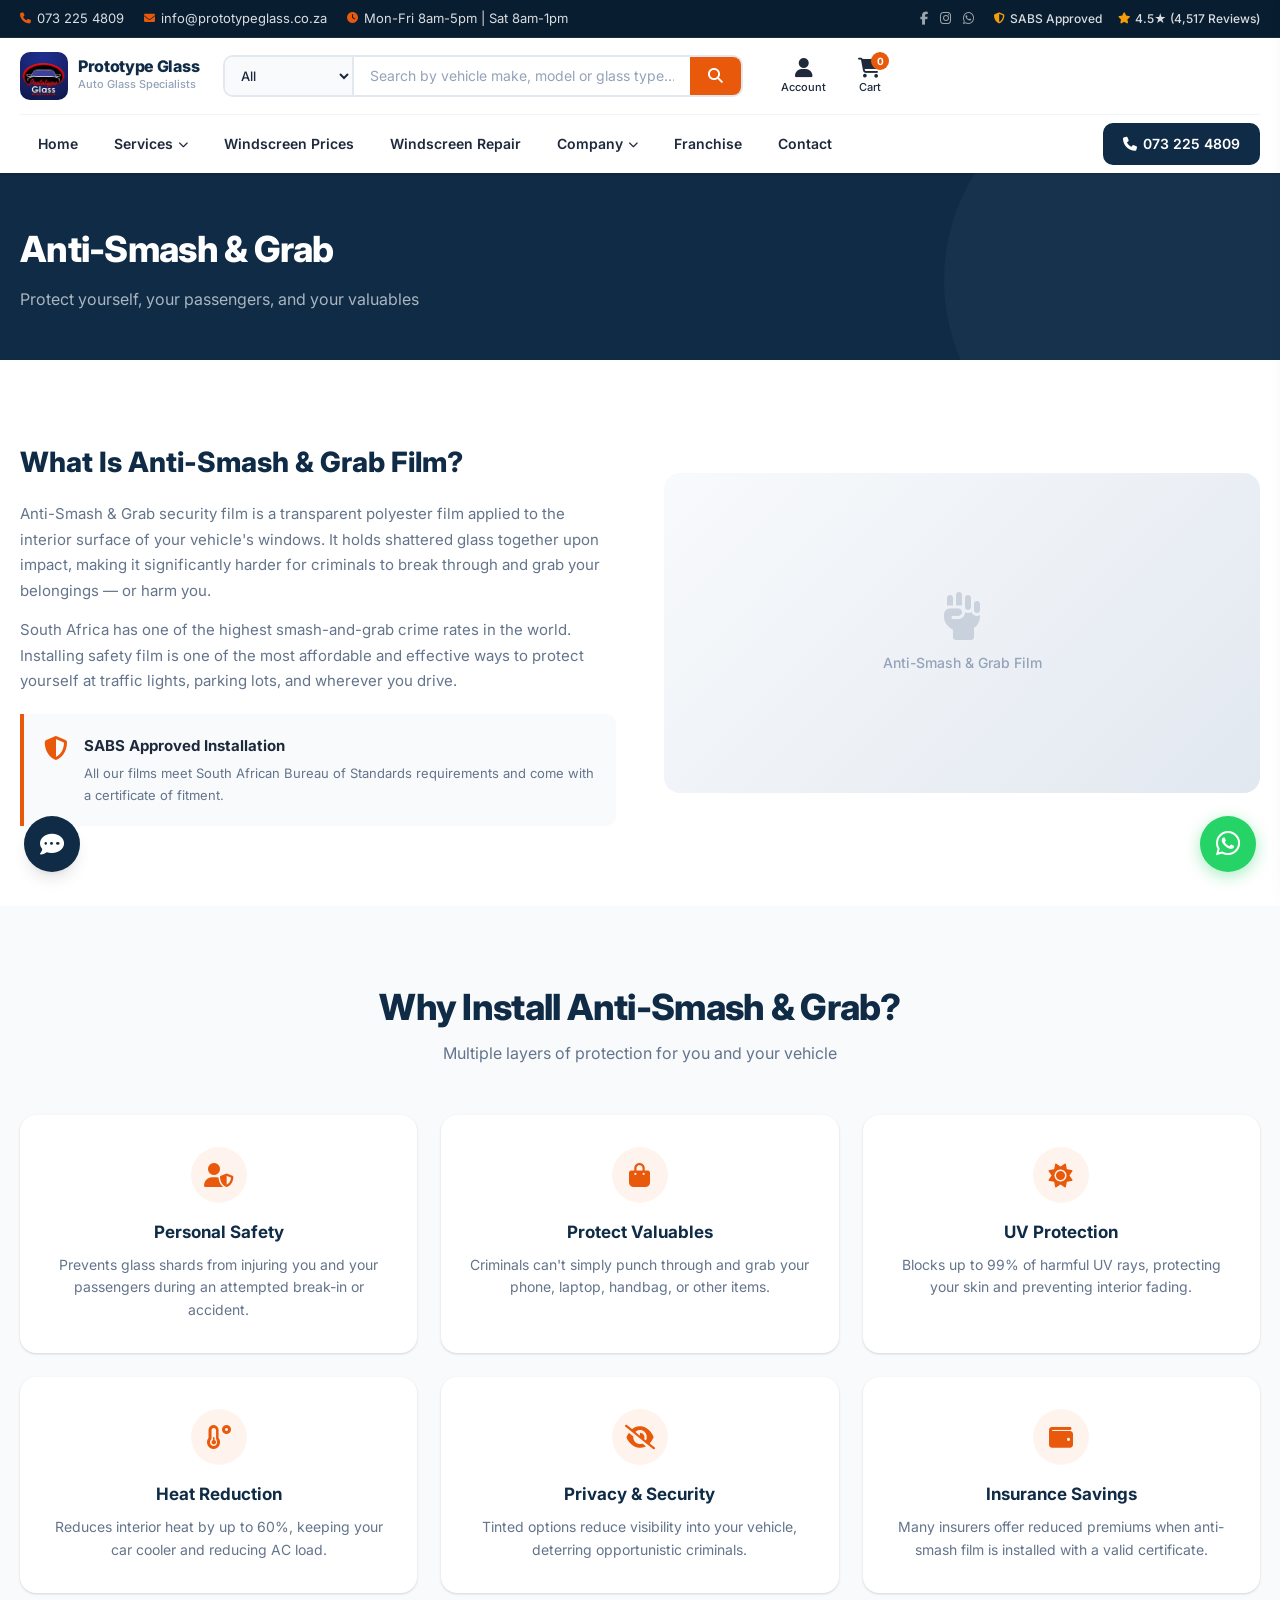
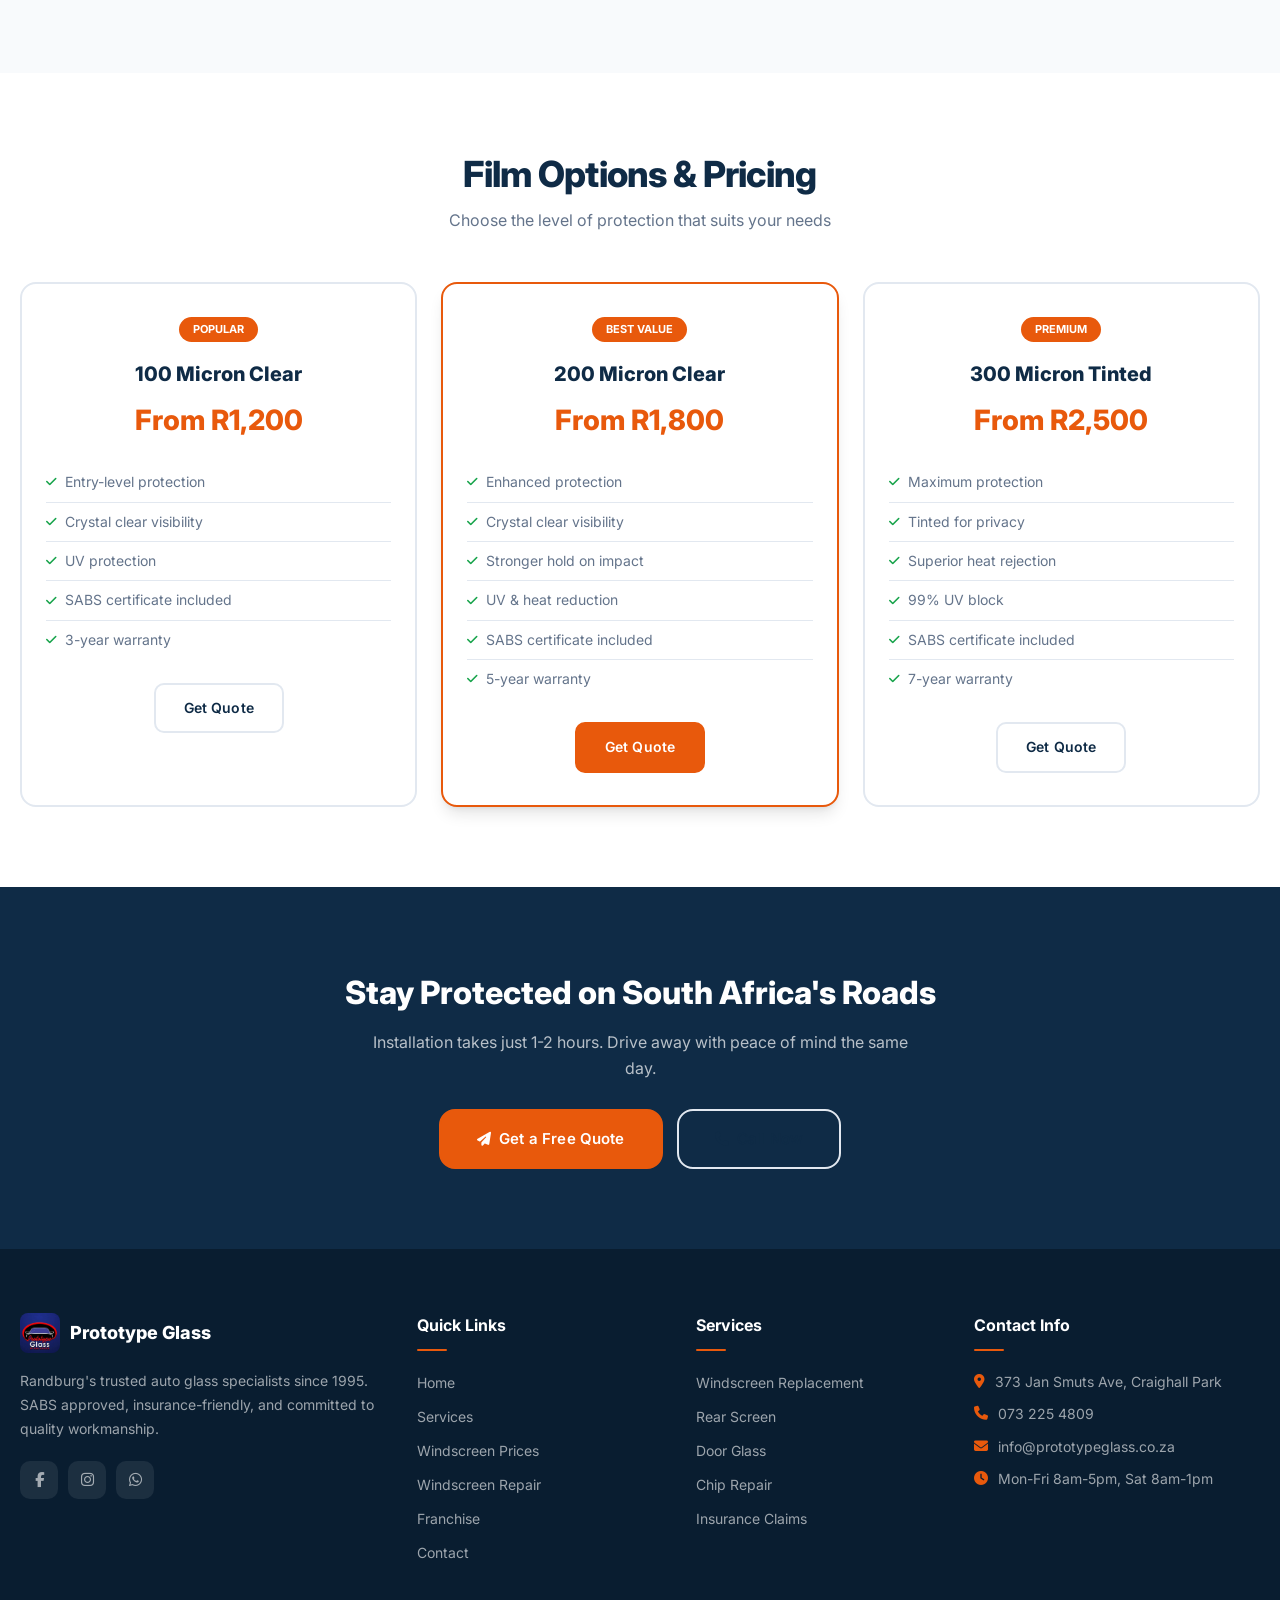
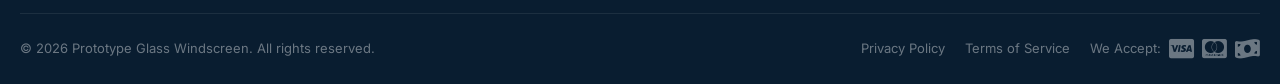
<file: anti-smash-grab.html>
<!DOCTYPE html>
<html lang="en">
<head>
    <meta charset="UTF-8">
    <meta name="viewport" content="width=device-width, initial-scale=1.0">
    <meta name="description" content="Anti-Smash & Grab window film installation in Randburg. Protect yourself, your passengers, and your property with safety window film.">
    <meta name="keywords" content="anti smash and grab, smash grab film, car security film, Randburg, Prototype Glass">
    <meta name="csrf-token" content="">
    <title>Anti-Smash & Grab | Prototype Glass Windscreen</title>
    <link rel="stylesheet" href="css/styles.css">
    <link rel="preconnect" href="https://fonts.googleapis.com">
    <link rel="preconnect" href="https://fonts.gstatic.com" crossorigin>
    <link href="https://fonts.googleapis.com/css2?family=Inter:wght@300;400;500;600;700;800&display=swap" rel="stylesheet">
    <link rel="stylesheet" href="https://cdnjs.cloudflare.com/ajax/libs/font-awesome/6.5.1/css/all.min.css">
</head>
<body>
    <!-- Top Bar -->
    <div class="top-bar">
        <div class="container">
            <div class="top-bar-inner">
                <div class="top-bar-left">
                    <a href="tel:0732254809"><i class="fas fa-phone"></i> 073 225 4809</a>
                    <a href="mailto:info@prototypeglass.co.za"><i class="fas fa-envelope"></i> info@prototypeglass.co.za</a>
                    <span class="top-bar-hours"><i class="fas fa-clock"></i> Mon-Fri 8am-5pm | Sat 8am-1pm</span>
                </div>
                <div class="top-bar-right">
                    <div class="top-bar-social">
                        <a href="#" aria-label="Facebook"><i class="fab fa-facebook-f"></i></a>
                        <a href="#" aria-label="Instagram"><i class="fab fa-instagram"></i></a>
                        <a href="#" aria-label="WhatsApp"><i class="fab fa-whatsapp"></i></a>
                    </div>
                    <div class="top-bar-trust">
                        <span><i class="fas fa-shield-halved"></i> SABS Approved</span>
                        <span><i class="fas fa-star"></i> 4.5★ (4,517 Reviews)</span>
                    </div>
                </div>
            </div>
        </div>
    </div>

    <!-- Navigation -->
    <nav class="navbar" id="navbar">
        <div class="container">
            <div class="nav-wrapper">
                <a href="index.html" class="logo">
                    <img src="images/brands/logo.jpeg" alt="Prototype Glass Windscreen">
                    <div class="logo-text">
                        <span class="logo-name">Prototype Glass</span>
                        <span class="logo-tagline">Auto Glass Specialists</span>
                    </div>
                </a>
                <div class="nav-search" id="navSearch">
                    <form action="search.php" method="GET" class="search-form">
                        <select name="category" class="search-category">
                            <option value="all">All</option>
                            <option value="windscreen">Windscreens</option>
                            <option value="rear">Rear Glass</option>
                            <option value="door">Door Glass</option>
                            <option value="repair">Repairs</option>
                        </select>
                        <input type="text" name="q" placeholder="Search by vehicle make, model or glass type..." class="search-input" id="searchInput" autocomplete="off">
                        <button type="submit" class="search-btn"><i class="fas fa-search"></i></button>
                    </form>
                    <div class="search-results" id="searchResults"></div>
                </div>
                <div class="nav-actions">
                    <button class="nav-action-btn nav-account-btn" title="Account" id="accountToggleBtn"><i class="fas fa-user"></i><span>Account</span></button>
                    <button class="nav-action-btn nav-cart-btn" title="Cart" id="cartToggleBtn"><i class="fas fa-shopping-cart"></i><span>Cart</span><span class="cart-count" id="cartCount">0</span></button>
                </div>
                <button class="mobile-toggle" id="mobileToggle" aria-label="Menu"><span></span><span></span><span></span></button>
            </div>
            <div class="nav-menu-wrapper" id="navMenuWrapper">
                <ul class="nav-menu" id="navMenu">
                    <li><a href="index.html">Home</a></li>
                    <li class="has-dropdown">
                        <a href="services.html">Services <i class="fas fa-chevron-down"></i></a>
                        <div class="mega-dropdown">
                            <div class="mega-col">
                                <h4>Replacement</h4>
                                <a href="services.html#windscreen">Windscreen Replacement</a>
                                <a href="services.html#rear">Rear Screen Replacement</a>
                                <a href="services.html#door">Door Glass</a>
                                <a href="services.html#quarter">Quarter Glass</a>
                            </div>
                            <div class="mega-col">
                                <h4>Repair & More</h4>
                                <a href="services.html#chip">Chip Repair</a>
                                <a href="services.html#insurance">Insurance Claims</a>
                                <a href="services.html#calibration">ADAS Calibration</a>
                                <a href="services.html#tinting">Window Tinting</a>
                            </div>
                            <div class="mega-col mega-promo">
                                <img src="images/services/WhatsApp Image 2026-04-15 at 3.09.18 PM.jpeg" alt="Our Work">
                                <p>Premium quality auto glass for every vehicle</p>
                                <a href="services.html" class="mega-cta">View All Services</a>
                            </div>
                        </div>
                    </li>
                    <li><a href="windscreen-prices.html">Windscreen Prices</a></li>
                    <li><a href="windscreen-repair.html">Windscreen Repair</a></li>
                    <li class="has-dropdown">
                        <a href="#" class="active">Company <i class="fas fa-chevron-down"></i></a>
                        <div class="company-dropdown">
                            <a href="anti-smash-grab.html" class="company-drop-item">
                                <i class="fas fa-hand-fist"></i>
                                <div><strong>Anti-Smash & Grab</strong><span>Protect yourself and your property</span></div>
                            </a>
                            <a href="sell-your-glass.html" class="company-drop-item">
                                <i class="fas fa-money-bill-transfer"></i>
                                <div><strong>Sell Your Glass</strong><span>Make extra cash by selling your auto-glass</span></div>
                            </a>
                            <a href="about.html" class="company-drop-item">
                                <i class="fas fa-circle-info"></i>
                                <div><strong>About Us</strong><span>Get to know more about who we are</span></div>
                            </a>
                        </div>
                    </li>
                    <li><a href="franchise.html">Franchise</a></li>
                    <li><a href="contact.html">Contact</a></li>
                </ul>
                <div class="nav-menu-cta"><a href="tel:0732254809" class="nav-call-btn"><i class="fas fa-phone"></i> 073 225 4809</a></div>
            </div>
        </div>
    </nav>

    <!-- Page Header -->
    <section class="page-header">
        <div class="container">
            <h1>Anti-Smash & Grab</h1>
            <p>Protect yourself, your passengers, and your valuables</p>
        </div>
    </section>

    <!-- Intro Section -->
    <section class="section">
        <div class="container">
            <div class="content-grid">
                <div class="content-text">
                    <h2>What Is Anti-Smash & Grab Film?</h2>
                    <p>Anti-Smash & Grab security film is a transparent polyester film applied to the interior surface of your vehicle's windows. It holds shattered glass together upon impact, making it significantly harder for criminals to break through and grab your belongings — or harm you.</p>
                    <p>South Africa has one of the highest smash-and-grab crime rates in the world. Installing safety film is one of the most affordable and effective ways to protect yourself at traffic lights, parking lots, and wherever you drive.</p>
                    <div class="highlight-box">
                        <i class="fas fa-shield-halved"></i>
                        <div>
                            <strong>SABS Approved Installation</strong>
                            <p>All our films meet South African Bureau of Standards requirements and come with a certificate of fitment.</p>
                        </div>
                    </div>
                </div>
                <div class="content-image">
                    <div class="placeholder-img"><i class="fas fa-hand-fist"></i><span>Anti-Smash & Grab Film</span></div>
                </div>
            </div>
        </div>
    </section>

    <!-- Benefits -->
    <section class="section section-alt">
        <div class="container">
            <div class="section-header">
                <h2>Why Install Anti-Smash & Grab?</h2>
                <p>Multiple layers of protection for you and your vehicle</p>
            </div>
            <div class="benefits-grid">
                <div class="benefit-card">
                    <div class="benefit-icon"><i class="fas fa-user-shield"></i></div>
                    <h3>Personal Safety</h3>
                    <p>Prevents glass shards from injuring you and your passengers during an attempted break-in or accident.</p>
                </div>
                <div class="benefit-card">
                    <div class="benefit-icon"><i class="fas fa-bag-shopping"></i></div>
                    <h3>Protect Valuables</h3>
                    <p>Criminals can't simply punch through and grab your phone, laptop, handbag, or other items.</p>
                </div>
                <div class="benefit-card">
                    <div class="benefit-icon"><i class="fas fa-sun"></i></div>
                    <h3>UV Protection</h3>
                    <p>Blocks up to 99% of harmful UV rays, protecting your skin and preventing interior fading.</p>
                </div>
                <div class="benefit-card">
                    <div class="benefit-icon"><i class="fas fa-temperature-low"></i></div>
                    <h3>Heat Reduction</h3>
                    <p>Reduces interior heat by up to 60%, keeping your car cooler and reducing AC load.</p>
                </div>
                <div class="benefit-card">
                    <div class="benefit-icon"><i class="fas fa-eye-slash"></i></div>
                    <h3>Privacy & Security</h3>
                    <p>Tinted options reduce visibility into your vehicle, deterring opportunistic criminals.</p>
                </div>
                <div class="benefit-card">
                    <div class="benefit-icon"><i class="fas fa-wallet"></i></div>
                    <h3>Insurance Savings</h3>
                    <p>Many insurers offer reduced premiums when anti-smash film is installed with a valid certificate.</p>
                </div>
            </div>
        </div>
    </section>

    <!-- Film Options -->
    <section class="section">
        <div class="container">
            <div class="section-header">
                <h2>Film Options & Pricing</h2>
                <p>Choose the level of protection that suits your needs</p>
            </div>
            <div class="pricing-options">
                <div class="pricing-card">
                    <div class="pricing-badge">Popular</div>
                    <h3>100 Micron Clear</h3>
                    <div class="pricing-price">From R1,200</div>
                    <ul class="pricing-features">
                        <li><i class="fas fa-check"></i> Entry-level protection</li>
                        <li><i class="fas fa-check"></i> Crystal clear visibility</li>
                        <li><i class="fas fa-check"></i> UV protection</li>
                        <li><i class="fas fa-check"></i> SABS certificate included</li>
                        <li><i class="fas fa-check"></i> 3-year warranty</li>
                    </ul>
                    <a href="contact.html" class="btn btn-outline">Get Quote</a>
                </div>
                <div class="pricing-card featured">
                    <div class="pricing-badge">Best Value</div>
                    <h3>200 Micron Clear</h3>
                    <div class="pricing-price">From R1,800</div>
                    <ul class="pricing-features">
                        <li><i class="fas fa-check"></i> Enhanced protection</li>
                        <li><i class="fas fa-check"></i> Crystal clear visibility</li>
                        <li><i class="fas fa-check"></i> Stronger hold on impact</li>
                        <li><i class="fas fa-check"></i> UV & heat reduction</li>
                        <li><i class="fas fa-check"></i> SABS certificate included</li>
                        <li><i class="fas fa-check"></i> 5-year warranty</li>
                    </ul>
                    <a href="contact.html" class="btn btn-primary">Get Quote</a>
                </div>
                <div class="pricing-card">
                    <div class="pricing-badge">Premium</div>
                    <h3>300 Micron Tinted</h3>
                    <div class="pricing-price">From R2,500</div>
                    <ul class="pricing-features">
                        <li><i class="fas fa-check"></i> Maximum protection</li>
                        <li><i class="fas fa-check"></i> Tinted for privacy</li>
                        <li><i class="fas fa-check"></i> Superior heat rejection</li>
                        <li><i class="fas fa-check"></i> 99% UV block</li>
                        <li><i class="fas fa-check"></i> SABS certificate included</li>
                        <li><i class="fas fa-check"></i> 7-year warranty</li>
                    </ul>
                    <a href="contact.html" class="btn btn-outline">Get Quote</a>
                </div>
            </div>
        </div>
    </section>

    <!-- CTA -->
    <section class="section cta-section">
        <div class="container">
            <div class="cta-content">
                <h2>Stay Protected on South Africa's Roads</h2>
                <p>Installation takes just 1-2 hours. Drive away with peace of mind the same day.</p>
                <div class="cta-buttons">
                    <a href="contact.html" class="btn btn-primary btn-lg"><i class="fas fa-paper-plane"></i> Get a Free Quote</a>
                    <a href="tel:0732254809" class="btn btn-outline btn-lg"><i class="fas fa-phone"></i> Call Now</a>
                </div>
            </div>
        </div>
    </section>

    <!-- Footer -->
    <footer class="footer">
        <div class="container">
            <div class="footer-top">
                <div class="footer-col footer-about">
                    <a href="index.html" class="footer-logo"><img src="images/brands/logo.jpeg" alt="Prototype Glass"><span>Prototype Glass</span></a>
                    <p>Randburg's trusted auto glass specialists since 1995. SABS approved, insurance-friendly, and committed to quality workmanship.</p>
                    <div class="footer-social">
                        <a href="#"><i class="fab fa-facebook-f"></i></a>
                        <a href="#"><i class="fab fa-instagram"></i></a>
                        <a href="https://wa.me/27732254809"><i class="fab fa-whatsapp"></i></a>
                    </div>
                </div>
                <div class="footer-col">
                    <h4>Quick Links</h4>
                    <ul><li><a href="index.html">Home</a></li><li><a href="services.html">Services</a></li><li><a href="windscreen-prices.html">Windscreen Prices</a></li><li><a href="windscreen-repair.html">Windscreen Repair</a></li><li><a href="franchise.html">Franchise</a></li><li><a href="contact.html">Contact</a></li></ul>
                </div>
                <div class="footer-col">
                    <h4>Services</h4>
                    <ul><li><a href="services.html#windscreen">Windscreen Replacement</a></li><li><a href="services.html#rear">Rear Screen</a></li><li><a href="services.html#door">Door Glass</a></li><li><a href="services.html#chip">Chip Repair</a></li><li><a href="services.html#insurance">Insurance Claims</a></li></ul>
                </div>
                <div class="footer-col">
                    <h4>Contact Info</h4>
                    <ul class="footer-contact">
                        <li><i class="fas fa-location-dot"></i> 373 Jan Smuts Ave, Craighall Park</li>
                        <li><i class="fas fa-phone"></i> <a href="tel:0732254809">073 225 4809</a></li>
                        <li><i class="fas fa-envelope"></i> <a href="mailto:info@prototypeglass.co.za">info@prototypeglass.co.za</a></li>
                        <li><i class="fas fa-clock"></i> Mon-Fri 8am-5pm, Sat 8am-1pm</li>
                    </ul>
                </div>
            </div>
            <div class="footer-bottom">
                <p>&copy; 2026 Prototype Glass Windscreen. All rights reserved.</p>
                <div class="footer-bottom-right">
                    <a href="#">Privacy Policy</a>
                    <a href="#">Terms of Service</a>
                    <div class="footer-payment"><span>We Accept:</span><i class="fab fa-cc-visa"></i><i class="fab fa-cc-mastercard"></i><i class="fas fa-money-bill-wave"></i></div>
                </div>
            </div>
        </div>
    </footer>

    <button id="scrollTop" class="scroll-top"><i class="fas fa-chevron-up"></i></button>

    <!-- Cart Drawer -->
    <div class="cart-overlay" id="cartOverlay"></div>
    <div class="cart-drawer" id="cartDrawer">
        <div class="cart-drawer-header"><h3><i class="fas fa-shopping-cart"></i> Your Cart</h3><button class="cart-drawer-close" id="cartDrawerClose"><i class="fas fa-times"></i></button></div>
        <div class="cart-drawer-body" id="cartDrawerBody">
            <div class="cart-empty" id="cartEmpty"><i class="fas fa-cart-plus"></i><p>Your cart is empty</p><span>Add services from our product listings</span></div>
            <div class="cart-items" id="cartItems"></div>
        </div>
        <div class="cart-drawer-footer" id="cartDrawerFooter">
            <div class="cart-total"><span>Items:</span><strong id="cartTotalCount">0</strong></div>
            <a href="index.html#quote" class="btn btn-primary btn-block cart-checkout-btn" id="cartCheckoutBtn"><i class="fas fa-paper-plane"></i> Request Quote for All</a>
            <button class="cart-clear-btn" id="cartClearBtn"><i class="fas fa-trash"></i> Clear Cart</button>
        </div>
    </div>

    <!-- Account Modal -->
    <div class="account-overlay" id="accountOverlay"></div>
    <div class="account-modal" id="accountModal">
        <div class="account-modal-header">
            <h3 id="accountModalTitle"><i class="fas fa-user"></i> Sign In</h3>
            <button class="account-modal-close" id="accountModalClose"><i class="fas fa-times"></i></button>
        </div>
        <div class="account-modal-body">
            <!-- Login Form -->
            <form id="loginForm" class="account-form">
                <div class="form-group">
                    <label for="loginEmail">Email Address</label>
                    <input type="email" id="loginEmail" required placeholder="you@example.com">
                </div>
                <div class="form-group">
                    <label for="loginPassword">Password</label>
                    <input type="password" id="loginPassword" required placeholder="Your password" minlength="8">
                </div>
                <button type="submit" class="btn btn-primary btn-block">Sign In</button>
                <p class="account-switch">Don't have an account? <a href="#" id="showRegister">Create one</a></p>
            </form>
            <!-- Register Form -->
            <form id="registerForm" class="account-form" style="display:none;">
                <div class="form-group">
                    <label for="regName">Full Name</label>
                    <input type="text" id="regName" required placeholder="John Doe">
                </div>
                <div class="form-group">
                    <label for="regEmail">Email Address</label>
                    <input type="email" id="regEmail" required placeholder="you@example.com">
                </div>
                <div class="form-group">
                    <label for="regPhone">Phone Number</label>
                    <input type="tel" id="regPhone" required placeholder="073 225 4809">
                </div>
                <div class="form-group">
                    <label for="regPassword">Password</label>
                    <input type="password" id="regPassword" required placeholder="Min 8 characters" minlength="8">
                </div>
                <div class="form-group">
                    <label for="regConfirm">Confirm Password</label>
                    <input type="password" id="regConfirm" required placeholder="Repeat password" minlength="8">
                </div>
                <button type="submit" class="btn btn-primary btn-block">Create Account</button>
                <p class="account-switch">Already have an account? <a href="#" id="showLogin">Sign in</a></p>
            </form>
            <!-- Logged In View -->
            <div id="accountLoggedIn" class="account-logged-in" style="display:none;">
                <div class="account-avatar"><i class="fas fa-user-circle"></i></div>
                <h4 id="accountUserName">Welcome back!</h4>
                <p id="accountUserEmail"></p>
                <div class="account-menu">
                    <a href="#"><i class="fas fa-box"></i> My Orders</a>
                    <a href="#"><i class="fas fa-heart"></i> Wishlist</a>
                    <a href="#"><i class="fas fa-cog"></i> Settings</a>
                </div>
                <button class="btn btn-outline btn-block" id="accountLogout"><i class="fas fa-sign-out-alt"></i> Log Out</button>
            </div>
        </div>
    </div>

    <a href="https://wa.me/27732254809" class="whatsapp-float" target="_blank"><i class="fab fa-whatsapp"></i></a>

    <!-- Chatbot -->
    <button id="chatbotToggle" class="chatbot-toggle" aria-label="Open chat"><i class="fas fa-comment-dots chatbot-open-icon"></i><i class="fas fa-times chatbot-close-icon"></i></button>
    <div id="chatbotWindow" class="chatbot-window">
        <div class="chatbot-header"><div class="chatbot-header-avatar"><i class="fas fa-headset"></i></div><div class="chatbot-header-info"><h4>Prototype Glass</h4><p>Get a quick quote</p></div></div>
        <div id="chatbotBody" class="chatbot-body"></div>
        <div id="chatbotFooter" class="chatbot-footer"></div>
    </div>

    <script src="js/main.js"></script>
</body>
</html>
</file>
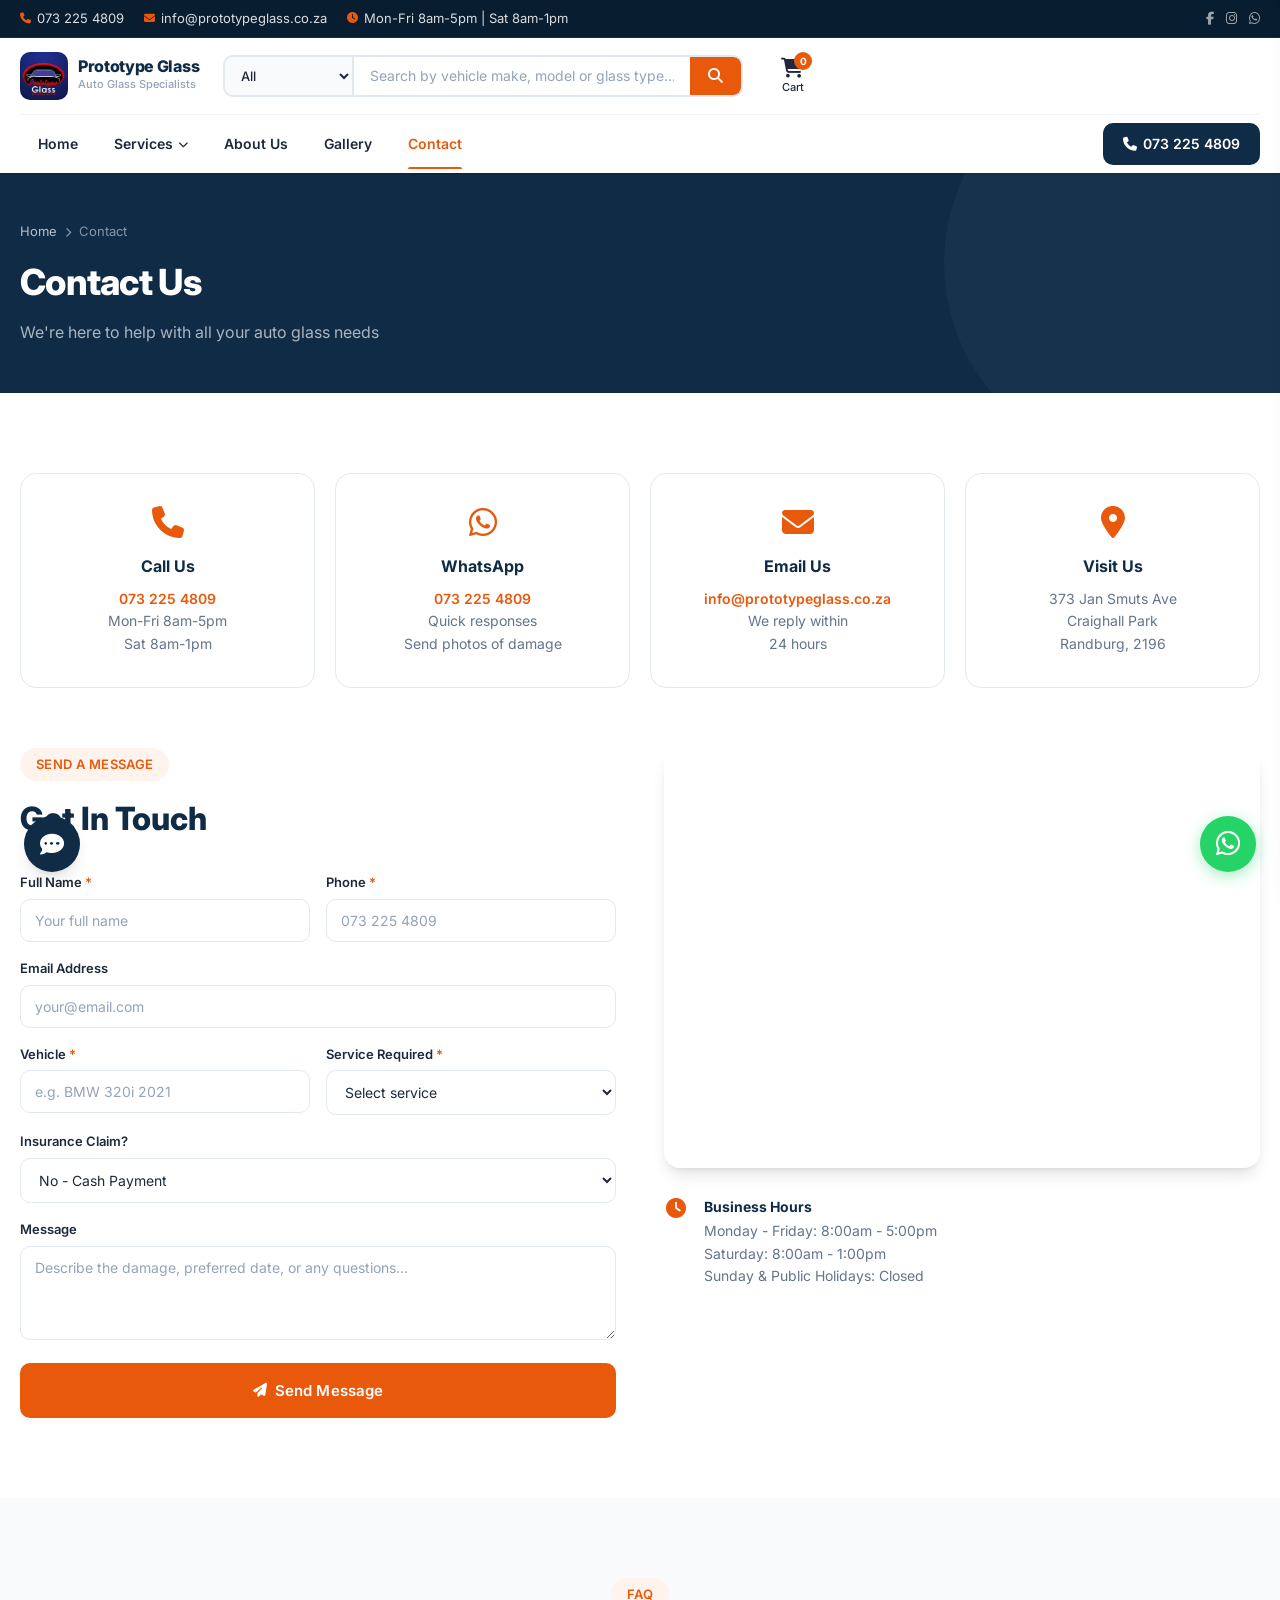
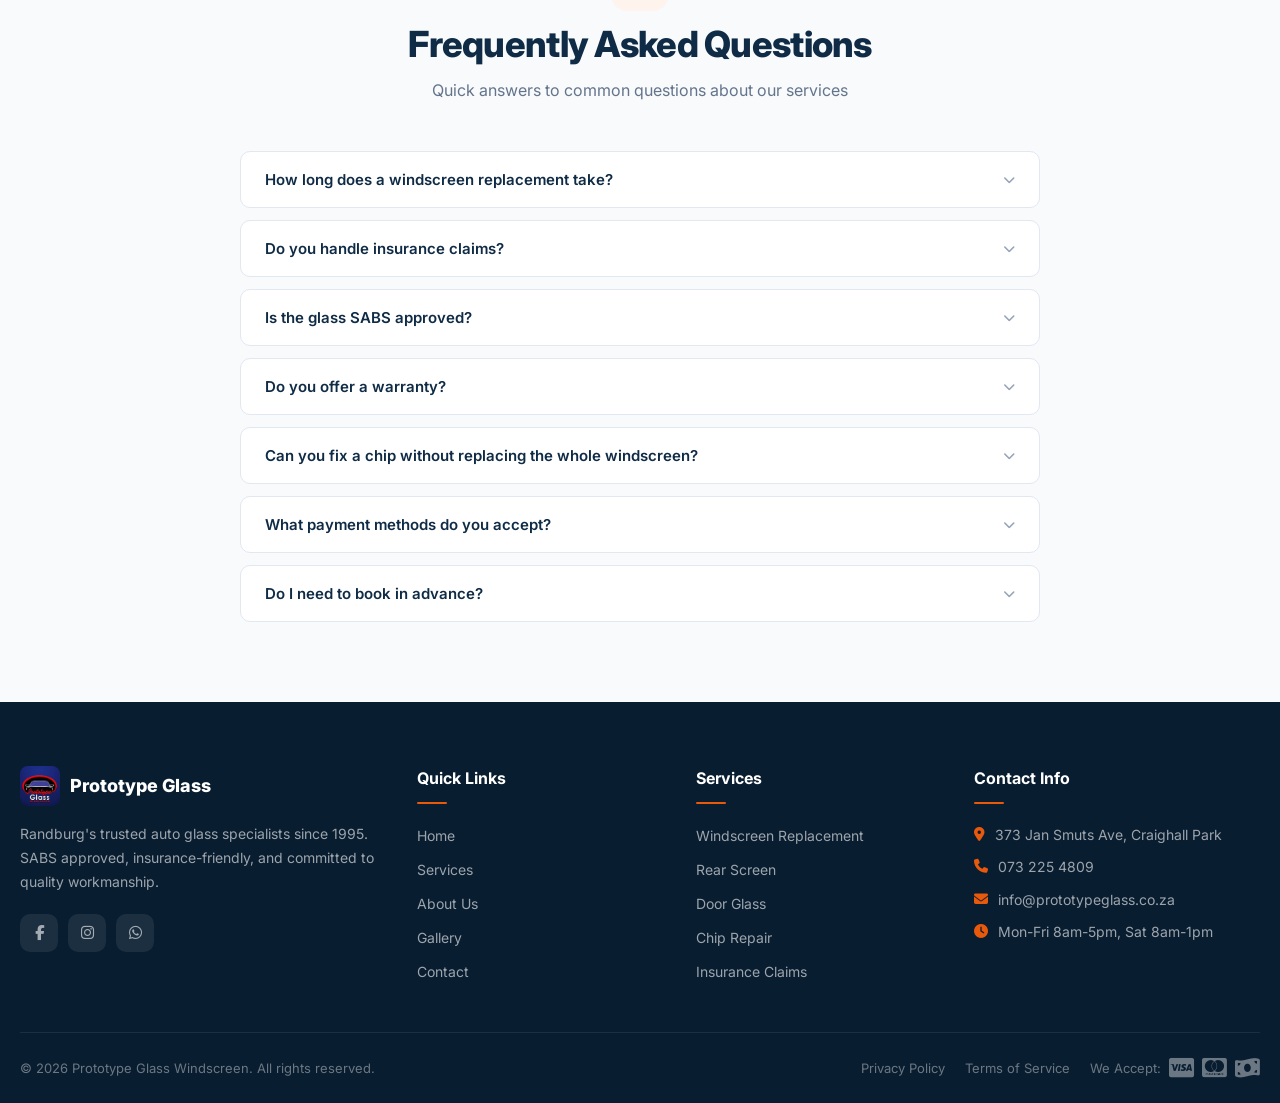
<file: contact.html>
<!DOCTYPE html>
<html lang="en">
<head>
    <meta charset="UTF-8">
    <meta name="viewport" content="width=device-width, initial-scale=1.0">
    <meta name="description" content="Contact Prototype Glass Windscreen in Randburg. Call 073 225 4809 or visit us at 373 Jan Smuts Ave, Craighall Park.">
    <title>Contact Us | Prototype Glass Windscreen - Randburg</title>
    <link rel="stylesheet" href="css/styles.css">
    <link rel="preconnect" href="https://fonts.googleapis.com">
    <link rel="preconnect" href="https://fonts.gstatic.com" crossorigin>
    <link href="https://fonts.googleapis.com/css2?family=Inter:wght@300;400;500;600;700;800&display=swap" rel="stylesheet">
    <link rel="stylesheet" href="https://cdnjs.cloudflare.com/ajax/libs/font-awesome/6.5.1/css/all.min.css">
</head>
<body>
    <!-- Top Bar -->
    <div class="top-bar">
        <div class="container">
            <div class="top-bar-inner">
                <div class="top-bar-left">
                    <a href="tel:0732254809"><i class="fas fa-phone"></i> 073 225 4809</a>
                    <a href="mailto:info@prototypeglass.co.za"><i class="fas fa-envelope"></i> info@prototypeglass.co.za</a>
                    <span class="top-bar-hours"><i class="fas fa-clock"></i> Mon-Fri 8am-5pm | Sat 8am-1pm</span>
                </div>
                <div class="top-bar-right">
                    <div class="top-bar-social">
                        <a href="#"><i class="fab fa-facebook-f"></i></a>
                        <a href="#"><i class="fab fa-instagram"></i></a>
                        <a href="#"><i class="fab fa-whatsapp"></i></a>
                    </div>
                </div>
            </div>
        </div>
    </div>

    <!-- Navigation -->
    <nav class="navbar" id="navbar">
        <div class="container">
            <div class="nav-wrapper">
                <a href="index.html" class="logo">
                    <img src="images/brands/logo.jpeg" alt="Prototype Glass Windscreen">
                    <div class="logo-text">
                        <span class="logo-name">Prototype Glass</span>
                        <span class="logo-tagline">Auto Glass Specialists</span>
                    </div>
                </a>
                <div class="nav-search" id="navSearch">
                    <form action="search.php" method="GET" class="search-form">
                        <select name="category" class="search-category">
                            <option value="all">All</option>
                            <option value="windscreen">Windscreens</option>
                            <option value="rear">Rear Glass</option>
                            <option value="door">Door Glass</option>
                            <option value="repair">Repairs</option>
                        </select>
                        <input type="text" name="q" placeholder="Search by vehicle make, model or glass type..." class="search-input" id="searchInput" autocomplete="off">
                        <button type="submit" class="search-btn"><i class="fas fa-search"></i></button>
                    </form>
                    <div class="search-results" id="searchResults"></div>
                </div>
                <div class="nav-actions">
                    <button class="nav-action-btn nav-cart-btn" title="Cart" id="cartToggleBtn"><i class="fas fa-shopping-cart"></i><span>Cart</span><span class="cart-count" id="cartCount">0</span></button>
                </div>
                <button class="mobile-toggle" id="mobileToggle" aria-label="Menu"><span></span><span></span><span></span></button>
            </div>
            <div class="nav-menu-wrapper" id="navMenuWrapper">
                <ul class="nav-menu">
                    <li><a href="index.html">Home</a></li>
                    <li class="has-dropdown"><a href="services.html">Services <i class="fas fa-chevron-down"></i></a></li>
                    <li><a href="about.html">About Us</a></li>
                    <li><a href="gallery.html">Gallery</a></li>
                    <li><a href="contact.html" class="active">Contact</a></li>
                </ul>
                <div class="nav-menu-cta"><a href="tel:0732254809" class="nav-call-btn"><i class="fas fa-phone"></i> 073 225 4809</a></div>
            </div>
        </div>
    </nav>

    <!-- Page Header -->
    <section class="page-header">
        <div class="container">
            <div class="page-header-content">
                <div class="page-breadcrumb">
                    <a href="index.html">Home</a> <i class="fas fa-chevron-right" style="font-size:10px;"></i> <span>Contact</span>
                </div>
                <h1>Contact Us</h1>
                <p>We're here to help with all your auto glass needs</p>
            </div>
        </div>
    </section>

    <!-- Contact Cards -->
    <section class="contact-section">
        <div class="container">
            <div class="contact-cards-grid">
                <div class="contact-card">
                    <i class="fas fa-phone"></i>
                    <h3>Call Us</h3>
                    <p><a href="tel:0732254809">073 225 4809</a></p>
                    <p>Mon-Fri 8am-5pm<br>Sat 8am-1pm</p>
                </div>
                <div class="contact-card">
                    <i class="fab fa-whatsapp"></i>
                    <h3>WhatsApp</h3>
                    <p><a href="https://wa.me/27732254809" target="_blank">073 225 4809</a></p>
                    <p>Quick responses<br>Send photos of damage</p>
                </div>
                <div class="contact-card">
                    <i class="fas fa-envelope"></i>
                    <h3>Email Us</h3>
                    <p><a href="mailto:info@prototypeglass.co.za">info@prototypeglass.co.za</a></p>
                    <p>We reply within<br>24 hours</p>
                </div>
                <div class="contact-card">
                    <i class="fas fa-location-dot"></i>
                    <h3>Visit Us</h3>
                    <p>373 Jan Smuts Ave</p>
                    <p>Craighall Park<br>Randburg, 2196</p>
                </div>
            </div>

            <!-- Contact Form & Map Grid -->
            <div class="location-grid">
                <div class="location-info">
                    <span class="section-badge">Send a Message</span>
                    <h2>Get In Touch</h2>
                    <form id="quoteForm" action="php/submit-quote.php" method="POST" style="margin-top:24px;">
                        <div class="form-row">
                            <div class="form-group">
                                <label for="name">Full Name <span class="required">*</span></label>
                                <input type="text" id="name" name="name" placeholder="Your full name" required>
                            </div>
                            <div class="form-group">
                                <label for="phone">Phone <span class="required">*</span></label>
                                <input type="tel" id="phone" name="phone" placeholder="073 225 4809" required>
                            </div>
                        </div>
                        <div class="form-group">
                            <label for="email">Email Address</label>
                            <input type="email" id="email" name="email" placeholder="your@email.com">
                        </div>
                        <div class="form-row">
                            <div class="form-group">
                                <label for="vehicle">Vehicle <span class="required">*</span></label>
                                <input type="text" id="vehicle" name="vehicle" placeholder="e.g. BMW 320i 2021" required>
                            </div>
                            <div class="form-group">
                                <label for="glassType">Service Required <span class="required">*</span></label>
                                <select id="glassType" name="glassType" required>
                                    <option value="">Select service</option>
                                    <option value="windscreen">Windscreen Replacement</option>
                                    <option value="rear-screen">Rear Screen</option>
                                    <option value="door-glass">Door Glass</option>
                                    <option value="quarter-glass">Quarter Glass</option>
                                    <option value="chip-repair">Chip Repair</option>
                                    <option value="insurance">Insurance Claim</option>
                                    <option value="other">Other / General Enquiry</option>
                                </select>
                            </div>
                        </div>
                        <div class="form-group">
                            <label for="insurance">Insurance Claim?</label>
                            <select id="insurance" name="insurance">
                                <option value="no">No - Cash Payment</option>
                                <option value="yes">Yes - Insurance Claim</option>
                            </select>
                        </div>
                        <div class="form-group">
                            <label for="message">Message</label>
                            <textarea id="message" name="message" rows="4" placeholder="Describe the damage, preferred date, or any questions..."></textarea>
                        </div>
                        <button type="submit" class="btn btn-primary btn-block"><i class="fas fa-paper-plane"></i> Send Message</button>
                    </form>
                </div>
                <div>
                    <div class="location-map" style="margin-bottom:28px;">
                        <iframe 
                            src="https://www.google.com/maps/embed?pb=!1m18!1m12!1m3!1d3583.123456789!2d28.044123456789!3d-26.134567890123!2m3!1f0!2f0!3f0!3m2!1i1024!2i768!4f13.1!3m3!1m2!1s0x0%3A0x0!2zMjbCsDA4JzA0LjQiUyAyOMKwMDInMzguOCJF!5e0!3m2!1sen!2sza!4v1234567890123!5m2!1sen!2sza" 
                            width="100%" height="100%" style="border:0; border-radius:16px;" 
                            allowfullscreen="" loading="lazy" referrerpolicy="no-referrer-when-downgrade"></iframe>
                    </div>
                    <div class="location-details">
                        <div class="location-detail">
                            <i class="fas fa-clock"></i>
                            <div>
                                <strong>Business Hours</strong>
                                <p>Monday - Friday: 8:00am - 5:00pm<br>Saturday: 8:00am - 1:00pm<br>Sunday & Public Holidays: Closed</p>
                            </div>
                        </div>
                    </div>
                </div>
            </div>
        </div>
    </section>

    <!-- FAQ Section -->
    <section class="faq-section">
        <div class="container">
            <div class="section-header">
                <span class="section-badge">FAQ</span>
                <h2>Frequently Asked Questions</h2>
                <p>Quick answers to common questions about our services</p>
            </div>
            <div class="faq-grid">
                <div class="faq-item">
                    <button class="faq-question">How long does a windscreen replacement take? <i class="fas fa-chevron-down"></i></button>
                    <div class="faq-answer"><p>Most windscreen replacements are completed within 1-2 hours. We recommend allowing the adhesive to cure for at least 1 hour before driving.</p></div>
                </div>
                <div class="faq-item">
                    <button class="faq-question">Do you handle insurance claims? <i class="fas fa-chevron-down"></i></button>
                    <div class="faq-answer"><p>Yes! We work with all major South African insurers including OUTsurance, Discovery Insure, Santam, Hollard, and more. We handle all the paperwork for you.</p></div>
                </div>
                <div class="faq-item">
                    <button class="faq-question">Is the glass SABS approved? <i class="fas fa-chevron-down"></i></button>
                    <div class="faq-answer"><p>Absolutely. We only use SABS-approved glass that meets South African safety standards. All our glass comes with a quality certificate.</p></div>
                </div>
                <div class="faq-item">
                    <button class="faq-question">Do you offer a warranty? <i class="fas fa-chevron-down"></i></button>
                    <div class="faq-answer"><p>Yes, all our installations come with a lifetime warranty against manufacturing defects and leaks. If there's ever an issue, we'll fix it at no charge.</p></div>
                </div>
                <div class="faq-item">
                    <button class="faq-question">Can you fix a chip without replacing the whole windscreen? <i class="fas fa-chevron-down"></i></button>
                    <div class="faq-answer"><p>Yes, if the chip is smaller than a R5 coin and not in the driver's direct line of sight, we can usually repair it with our resin injection technology in about 30 minutes.</p></div>
                </div>
                <div class="faq-item">
                    <button class="faq-question">What payment methods do you accept? <i class="fas fa-chevron-down"></i></button>
                    <div class="faq-answer"><p>We accept cash, Visa, Mastercard, and EFT payments. For insurance claims, we bill the insurer directly — you only pay the excess (if applicable).</p></div>
                </div>
                <div class="faq-item">
                    <button class="faq-question">Do I need to book in advance? <i class="fas fa-chevron-down"></i></button>
                    <div class="faq-answer"><p>While walk-ins are welcome, we recommend booking in advance to guarantee same-day service and ensure we have the correct glass in stock for your vehicle.</p></div>
                </div>
            </div>
        </div>
    </section>

    <!-- Footer -->
    <footer class="footer">
        <div class="container">
            <div class="footer-top">
                <div class="footer-col footer-about">
                    <a href="index.html" class="footer-logo"><img src="images/brands/logo.jpeg" alt="Prototype Glass"><span>Prototype Glass</span></a>
                    <p>Randburg's trusted auto glass specialists since 1995. SABS approved, insurance-friendly, and committed to quality workmanship.</p>
                    <div class="footer-social">
                        <a href="#"><i class="fab fa-facebook-f"></i></a>
                        <a href="#"><i class="fab fa-instagram"></i></a>
                        <a href="https://wa.me/27732254809"><i class="fab fa-whatsapp"></i></a>
                    </div>
                </div>
                <div class="footer-col">
                    <h4>Quick Links</h4>
                    <ul><li><a href="index.html">Home</a></li><li><a href="services.html">Services</a></li><li><a href="about.html">About Us</a></li><li><a href="gallery.html">Gallery</a></li><li><a href="contact.html">Contact</a></li></ul>
                </div>
                <div class="footer-col">
                    <h4>Services</h4>
                    <ul><li><a href="services.html#windscreen">Windscreen Replacement</a></li><li><a href="services.html#rear">Rear Screen</a></li><li><a href="services.html#door">Door Glass</a></li><li><a href="services.html#chip">Chip Repair</a></li><li><a href="services.html#insurance">Insurance Claims</a></li></ul>
                </div>
                <div class="footer-col">
                    <h4>Contact Info</h4>
                    <ul class="footer-contact">
                        <li><i class="fas fa-location-dot"></i> 373 Jan Smuts Ave, Craighall Park</li>
                        <li><i class="fas fa-phone"></i> <a href="tel:0732254809">073 225 4809</a></li>
                        <li><i class="fas fa-envelope"></i> <a href="mailto:info@prototypeglass.co.za">info@prototypeglass.co.za</a></li>
                        <li><i class="fas fa-clock"></i> Mon-Fri 8am-5pm, Sat 8am-1pm</li>
                    </ul>
                </div>
            </div>
            <div class="footer-bottom">
                <p>&copy; 2026 Prototype Glass Windscreen. All rights reserved.</p>
                <div class="footer-bottom-right">
                    <a href="#">Privacy Policy</a>
                    <a href="#">Terms of Service</a>
                    <div class="footer-payment"><span>We Accept:</span><i class="fab fa-cc-visa"></i><i class="fab fa-cc-mastercard"></i><i class="fas fa-money-bill-wave"></i></div>
                </div>
            </div>
        </div>
    </footer>

    <button id="scrollTop" class="scroll-top"><i class="fas fa-chevron-up"></i></button>

    <!-- Cart Drawer -->
    <div class="cart-overlay" id="cartOverlay"></div>
    <div class="cart-drawer" id="cartDrawer">
        <div class="cart-drawer-header">
            <h3><i class="fas fa-shopping-cart"></i> Your Cart</h3>
            <button class="cart-drawer-close" id="cartDrawerClose"><i class="fas fa-times"></i></button>
        </div>
        <div class="cart-drawer-body" id="cartDrawerBody">
            <div class="cart-empty" id="cartEmpty">
                <i class="fas fa-cart-plus"></i>
                <p>Your cart is empty</p>
                <span>Add services from our product listings</span>
            </div>
            <div class="cart-items" id="cartItems"></div>
        </div>
        <div class="cart-drawer-footer" id="cartDrawerFooter">
            <div class="cart-total">
                <span>Items:</span>
                <strong id="cartTotalCount">0</strong>
            </div>
            <a href="index.html#quote" class="btn btn-primary btn-block cart-checkout-btn" id="cartCheckoutBtn">
                <i class="fas fa-paper-plane"></i> Request Quote for All
            </a>
            <button class="cart-clear-btn" id="cartClearBtn">
                <i class="fas fa-trash"></i> Clear Cart
            </button>
        </div>
    </div>

    <a href="https://wa.me/27732254809" class="whatsapp-float" target="_blank"><i class="fab fa-whatsapp"></i></a>

    <!-- Chatbot -->
    <button id="chatbotToggle" class="chatbot-toggle" aria-label="Open chat">
        <i class="fas fa-comment-dots chatbot-open-icon"></i>
        <i class="fas fa-times chatbot-close-icon"></i>
    </button>
    <div id="chatbotWindow" class="chatbot-window">
        <div class="chatbot-header">
            <div class="chatbot-header-avatar"><i class="fas fa-headset"></i></div>
            <div class="chatbot-header-info">
                <h4>Prototype Glass</h4>
                <p>Get a quick quote</p>
            </div>
        </div>
        <div id="chatbotBody" class="chatbot-body"></div>
        <div id="chatbotFooter" class="chatbot-footer"></div>
    </div>

    <script src="js/main.js"></script>
</body>
</html>
</file>
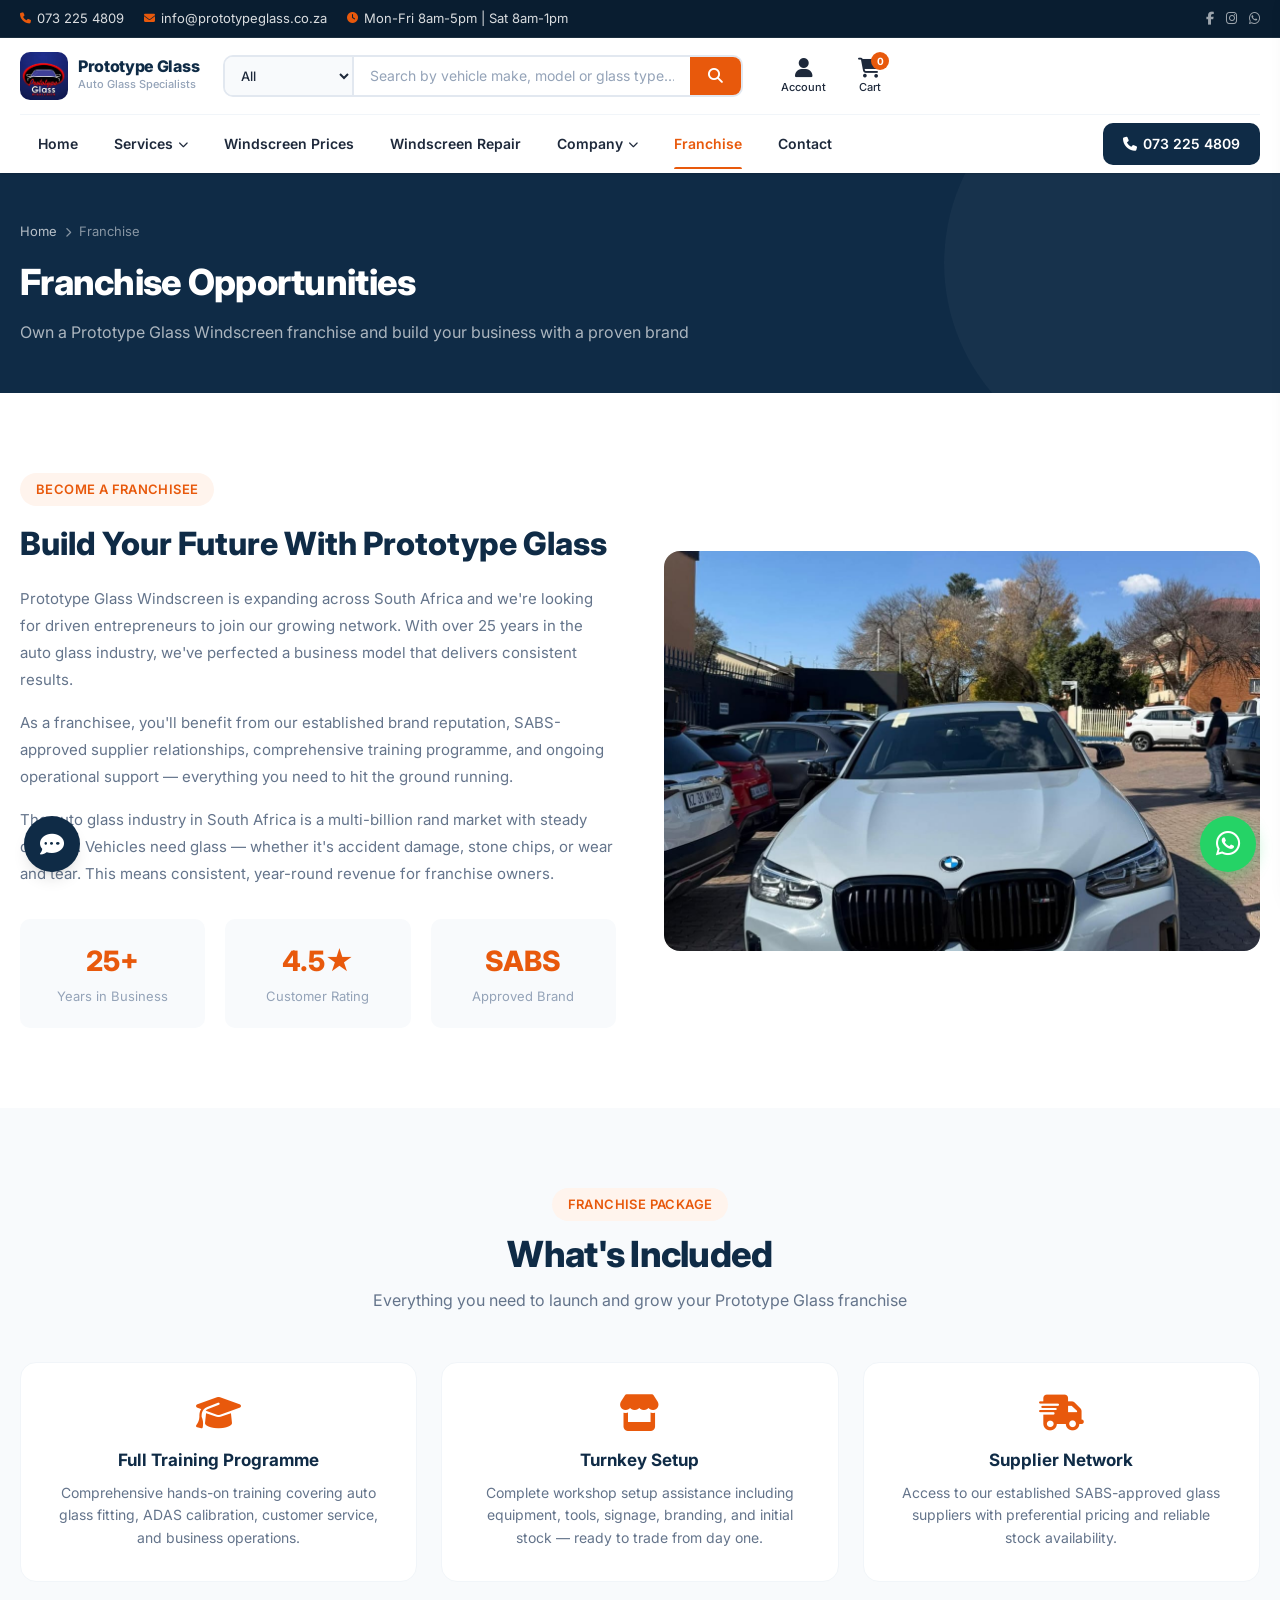
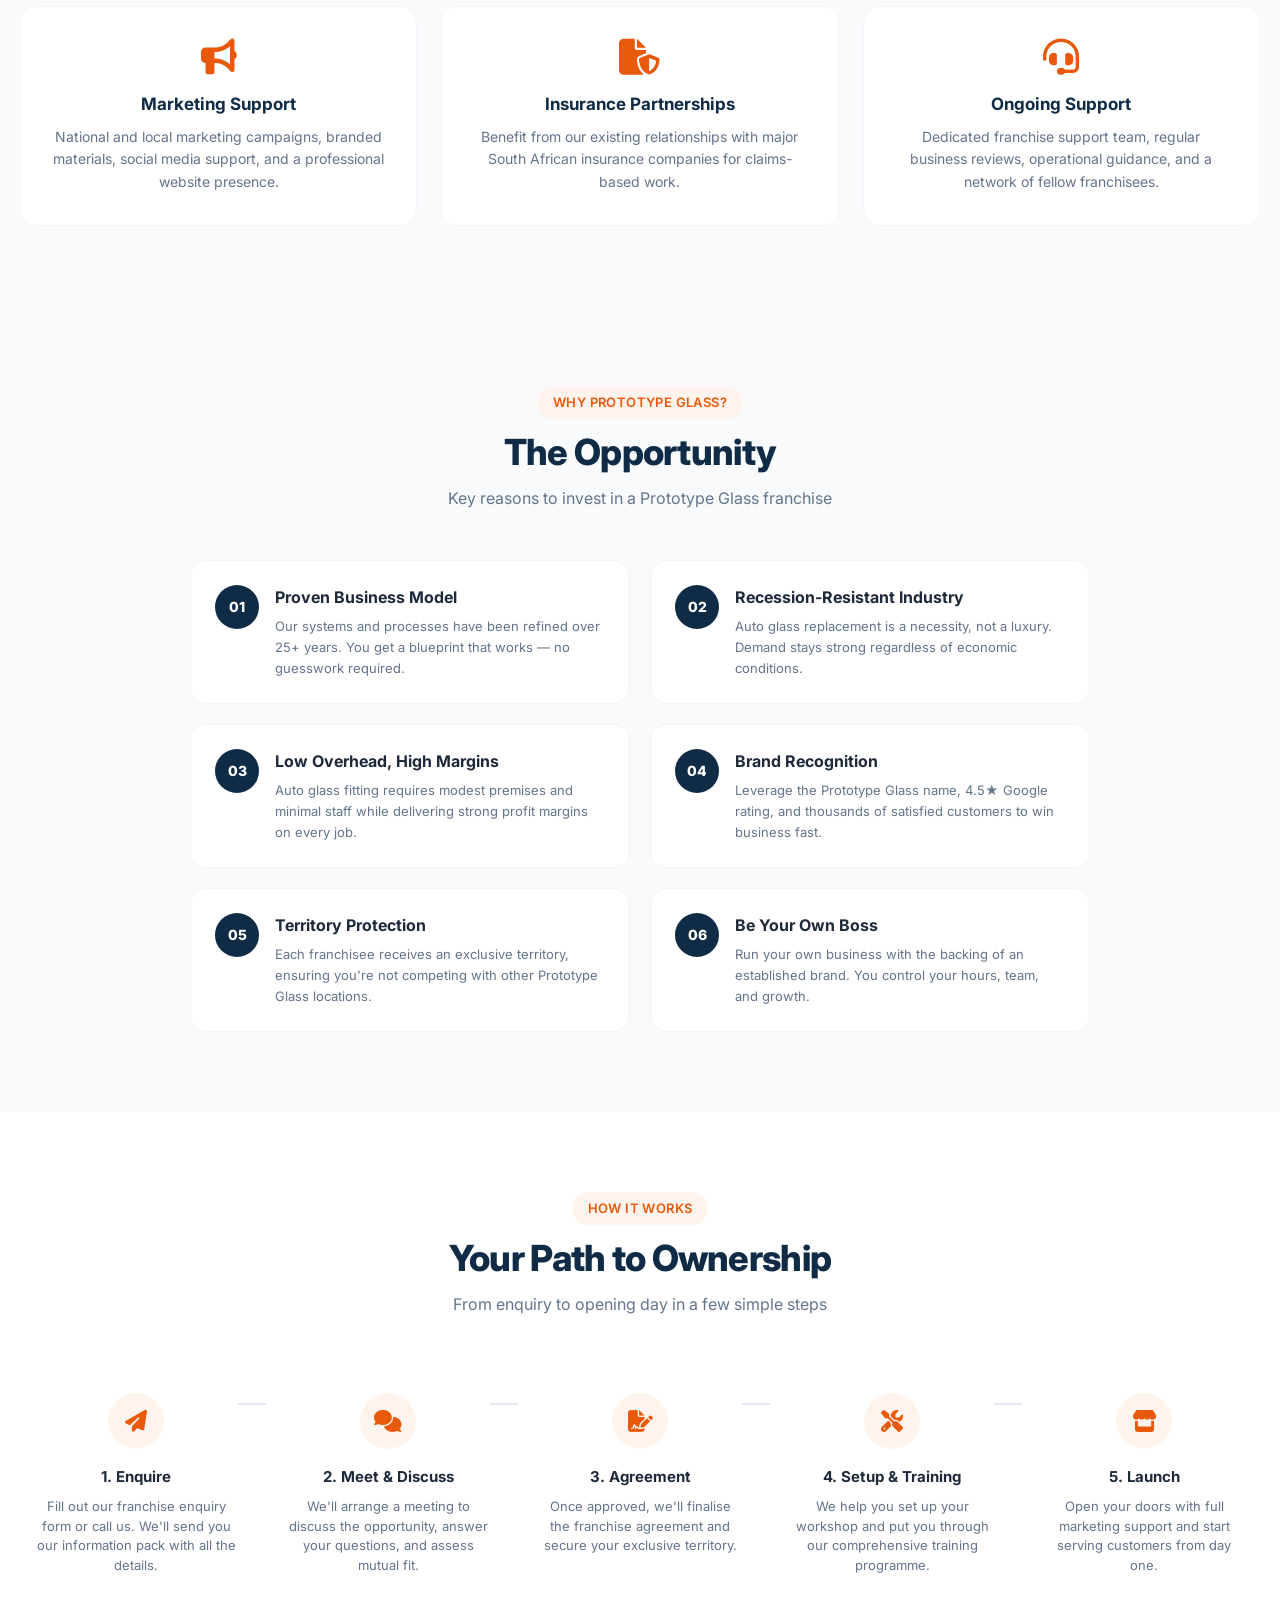
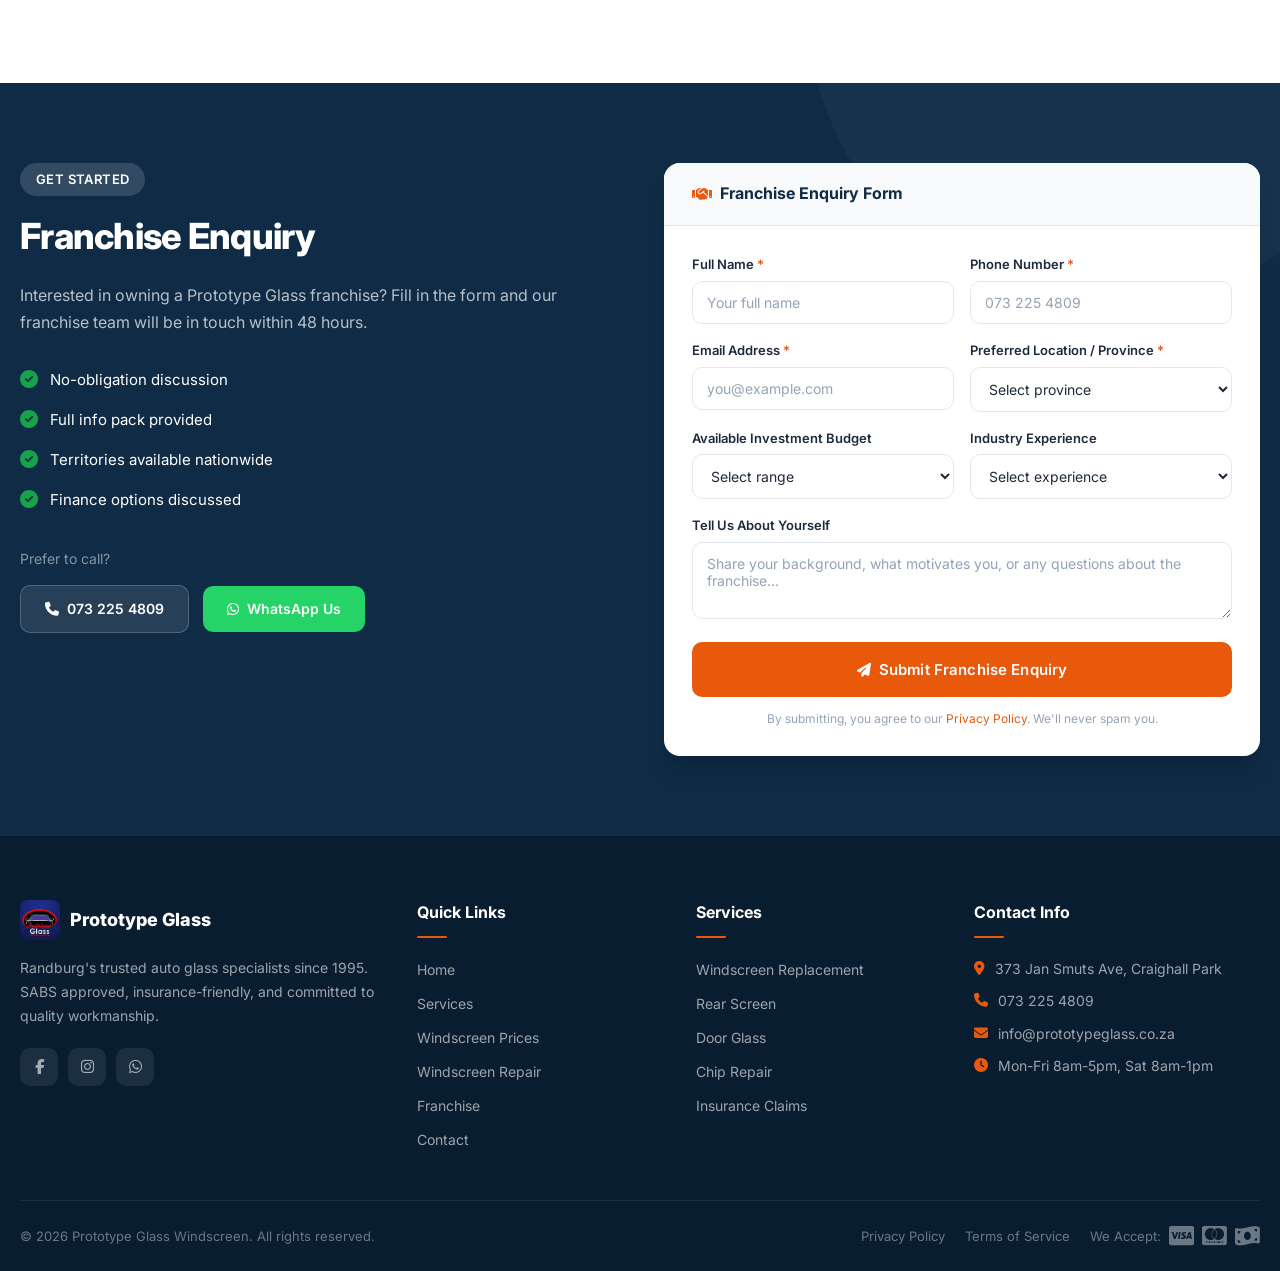
<file: franchise.html>
<!DOCTYPE html>
<html lang="en">
<head>
    <meta charset="UTF-8">
    <meta name="viewport" content="width=device-width, initial-scale=1.0">
    <meta name="description" content="Own a Prototype Glass Windscreen franchise. Join South Africa's trusted auto glass brand with full training, support & proven systems.">
    <title>Franchise Opportunities | Prototype Glass Windscreen</title>
    <link rel="stylesheet" href="css/styles.css">
    <link rel="preconnect" href="https://fonts.googleapis.com">
    <link rel="preconnect" href="https://fonts.gstatic.com" crossorigin>
    <link href="https://fonts.googleapis.com/css2?family=Inter:wght@300;400;500;600;700;800&display=swap" rel="stylesheet">
    <link rel="stylesheet" href="https://cdnjs.cloudflare.com/ajax/libs/font-awesome/6.5.1/css/all.min.css">
</head>
<body>
    <!-- Top Bar -->
    <div class="top-bar">
        <div class="container">
            <div class="top-bar-inner">
                <div class="top-bar-left">
                    <a href="tel:0732254809"><i class="fas fa-phone"></i> 073 225 4809</a>
                    <a href="mailto:info@prototypeglass.co.za"><i class="fas fa-envelope"></i> info@prototypeglass.co.za</a>
                    <span class="top-bar-hours"><i class="fas fa-clock"></i> Mon-Fri 8am-5pm | Sat 8am-1pm</span>
                </div>
                <div class="top-bar-right">
                    <div class="top-bar-social">
                        <a href="#"><i class="fab fa-facebook-f"></i></a>
                        <a href="#"><i class="fab fa-instagram"></i></a>
                        <a href="#"><i class="fab fa-whatsapp"></i></a>
                    </div>
                </div>
            </div>
        </div>
    </div>

    <!-- Navigation -->
    <nav class="navbar" id="navbar">
        <div class="container">
            <div class="nav-wrapper">
                <a href="index.html" class="logo">
                    <img src="images/brands/logo.jpeg" alt="Prototype Glass Windscreen">
                    <div class="logo-text">
                        <span class="logo-name">Prototype Glass</span>
                        <span class="logo-tagline">Auto Glass Specialists</span>
                    </div>
                </a>
                <div class="nav-search" id="navSearch">
                    <form action="search.php" method="GET" class="search-form">
                        <select name="category" class="search-category">
                            <option value="all">All</option>
                            <option value="windscreen">Windscreens</option>
                            <option value="rear">Rear Glass</option>
                            <option value="door">Door Glass</option>
                            <option value="repair">Repairs</option>
                        </select>
                        <input type="text" name="q" placeholder="Search by vehicle make, model or glass type..." class="search-input" id="searchInput" autocomplete="off">
                        <button type="submit" class="search-btn"><i class="fas fa-search"></i></button>
                    </form>
                    <div class="search-results" id="searchResults"></div>
                </div>
                <div class="nav-actions">
                    <button class="nav-action-btn nav-account-btn" title="Account" id="accountToggleBtn"><i class="fas fa-user"></i><span>Account</span></button>
                    <button class="nav-action-btn nav-cart-btn" title="Cart" id="cartToggleBtn"><i class="fas fa-shopping-cart"></i><span>Cart</span><span class="cart-count" id="cartCount">0</span></button>
                </div>
                <button class="mobile-toggle" id="mobileToggle" aria-label="Menu"><span></span><span></span><span></span></button>
            </div>
            <div class="nav-menu-wrapper" id="navMenuWrapper">
                <ul class="nav-menu" id="navMenu">
                    <li><a href="index.html">Home</a></li>
                    <li class="has-dropdown">
                        <a href="services.html">Services <i class="fas fa-chevron-down"></i></a>
                        <div class="mega-dropdown">
                            <div class="mega-col">
                                <h4>Replacement</h4>
                                <a href="services.html#windscreen">Windscreen Replacement</a>
                                <a href="services.html#rear">Rear Screen Replacement</a>
                                <a href="services.html#door">Door Glass</a>
                                <a href="services.html#quarter">Quarter Glass</a>
                            </div>
                            <div class="mega-col">
                                <h4>Repair & More</h4>
                                <a href="services.html#chip">Chip Repair</a>
                                <a href="services.html#insurance">Insurance Claims</a>
                                <a href="services.html#calibration">ADAS Calibration</a>
                                <a href="services.html#tinting">Window Tinting</a>
                            </div>
                            <div class="mega-col mega-promo">
                                <img src="images/services/WhatsApp Image 2026-04-15 at 3.09.18 PM.jpeg" alt="Our Work">
                                <p>Premium quality auto glass for every vehicle</p>
                                <a href="services.html" class="mega-cta">View All Services</a>
                            </div>
                        </div>
                    </li>
                    <li><a href="windscreen-prices.html">Windscreen Prices</a></li>
                    <li><a href="windscreen-repair.html">Windscreen Repair</a></li>
                    <li class="has-dropdown">
                        <a href="#">Company <i class="fas fa-chevron-down"></i></a>
                        <div class="company-dropdown">
                            <a href="anti-smash-grab.html" class="company-drop-item">
                                <i class="fas fa-hand-fist"></i>
                                <div><strong>Anti-Smash & Grab</strong><span>Protect yourself and your property</span></div>
                            </a>
                            <a href="sell-your-glass.html" class="company-drop-item">
                                <i class="fas fa-money-bill-transfer"></i>
                                <div><strong>Sell Your Glass</strong><span>Make extra cash by selling your auto-glass</span></div>
                            </a>
                            <a href="about.html" class="company-drop-item">
                                <i class="fas fa-circle-info"></i>
                                <div><strong>About Us</strong><span>Get to know more about who we are</span></div>
                            </a>
                        </div>
                    </li>
                    <li><a href="franchise.html" class="active">Franchise</a></li>
                    <li><a href="contact.html">Contact</a></li>
                </ul>
                <div class="nav-menu-cta"><a href="tel:0732254809" class="nav-call-btn"><i class="fas fa-phone"></i> 073 225 4809</a></div>
            </div>
        </div>
    </nav>

    <!-- Page Header -->
    <section class="page-header">
        <div class="container">
            <div class="page-header-content">
                <div class="page-breadcrumb">
                    <a href="index.html">Home</a> <i class="fas fa-chevron-right" style="font-size:10px;"></i> <span>Franchise</span>
                </div>
                <h1>Franchise Opportunities</h1>
                <p>Own a Prototype Glass Windscreen franchise and build your business with a proven brand</p>
            </div>
        </div>
    </section>

    <!-- Franchise Intro -->
    <section class="about-hero">
        <div class="container">
            <div class="about-grid">
                <div class="about-content">
                    <span class="section-badge">Become a Franchisee</span>
                    <h2>Build Your Future With Prototype Glass</h2>
                    <p>Prototype Glass Windscreen is expanding across South Africa and we're looking for driven entrepreneurs to join our growing network. With over 25 years in the auto glass industry, we've perfected a business model that delivers consistent results.</p>
                    <p>As a franchisee, you'll benefit from our established brand reputation, SABS-approved supplier relationships, comprehensive training programme, and ongoing operational support — everything you need to hit the ground running.</p>
                    <p>The auto glass industry in South Africa is a multi-billion rand market with steady demand. Vehicles need glass — whether it's accident damage, stone chips, or wear and tear. This means consistent, year-round revenue for franchise owners.</p>
                    <div class="about-stats">
                        <div class="about-stat">
                            <strong>25+</strong>
                            <span>Years in Business</span>
                        </div>
                        <div class="about-stat">
                            <strong>4.5★</strong>
                            <span>Customer Rating</span>
                        </div>
                        <div class="about-stat">
                            <strong>SABS</strong>
                            <span>Approved Brand</span>
                        </div>
                    </div>
                </div>
                <div class="about-img">
                    <img src="images/services/WhatsApp Image 2026-04-15 at 3.09.18 PM.jpeg" alt="Prototype Glass Workshop" loading="lazy">
                </div>
            </div>
        </div>
    </section>

    <!-- What You Get -->
    <section class="values-section">
        <div class="container">
            <div class="section-header">
                <span class="section-badge">Franchise Package</span>
                <h2>What's Included</h2>
                <p>Everything you need to launch and grow your Prototype Glass franchise</p>
            </div>
            <div class="values-grid">
                <div class="value-card">
                    <i class="fas fa-graduation-cap"></i>
                    <h3>Full Training Programme</h3>
                    <p>Comprehensive hands-on training covering auto glass fitting, ADAS calibration, customer service, and business operations.</p>
                </div>
                <div class="value-card">
                    <i class="fas fa-store"></i>
                    <h3>Turnkey Setup</h3>
                    <p>Complete workshop setup assistance including equipment, tools, signage, branding, and initial stock — ready to trade from day one.</p>
                </div>
                <div class="value-card">
                    <i class="fas fa-truck-fast"></i>
                    <h3>Supplier Network</h3>
                    <p>Access to our established SABS-approved glass suppliers with preferential pricing and reliable stock availability.</p>
                </div>
                <div class="value-card">
                    <i class="fas fa-bullhorn"></i>
                    <h3>Marketing Support</h3>
                    <p>National and local marketing campaigns, branded materials, social media support, and a professional website presence.</p>
                </div>
                <div class="value-card">
                    <i class="fas fa-file-shield"></i>
                    <h3>Insurance Partnerships</h3>
                    <p>Benefit from our existing relationships with major South African insurance companies for claims-based work.</p>
                </div>
                <div class="value-card">
                    <i class="fas fa-headset"></i>
                    <h3>Ongoing Support</h3>
                    <p>Dedicated franchise support team, regular business reviews, operational guidance, and a network of fellow franchisees.</p>
                </div>
            </div>
        </div>
    </section>

    <!-- Why Franchise -->
    <section class="franchise-why">
        <div class="container">
            <div class="section-header">
                <span class="section-badge">Why Prototype Glass?</span>
                <h2>The Opportunity</h2>
                <p>Key reasons to invest in a Prototype Glass franchise</p>
            </div>
            <div class="franchise-reasons">
                <div class="franchise-reason">
                    <div class="franchise-reason-number">01</div>
                    <div>
                        <h3>Proven Business Model</h3>
                        <p>Our systems and processes have been refined over 25+ years. You get a blueprint that works — no guesswork required.</p>
                    </div>
                </div>
                <div class="franchise-reason">
                    <div class="franchise-reason-number">02</div>
                    <div>
                        <h3>Recession-Resistant Industry</h3>
                        <p>Auto glass replacement is a necessity, not a luxury. Demand stays strong regardless of economic conditions.</p>
                    </div>
                </div>
                <div class="franchise-reason">
                    <div class="franchise-reason-number">03</div>
                    <div>
                        <h3>Low Overhead, High Margins</h3>
                        <p>Auto glass fitting requires modest premises and minimal staff while delivering strong profit margins on every job.</p>
                    </div>
                </div>
                <div class="franchise-reason">
                    <div class="franchise-reason-number">04</div>
                    <div>
                        <h3>Brand Recognition</h3>
                        <p>Leverage the Prototype Glass name, 4.5★ Google rating, and thousands of satisfied customers to win business fast.</p>
                    </div>
                </div>
                <div class="franchise-reason">
                    <div class="franchise-reason-number">05</div>
                    <div>
                        <h3>Territory Protection</h3>
                        <p>Each franchisee receives an exclusive territory, ensuring you're not competing with other Prototype Glass locations.</p>
                    </div>
                </div>
                <div class="franchise-reason">
                    <div class="franchise-reason-number">06</div>
                    <div>
                        <h3>Be Your Own Boss</h3>
                        <p>Run your own business with the backing of an established brand. You control your hours, team, and growth.</p>
                    </div>
                </div>
            </div>
        </div>
    </section>

    <!-- Franchise Steps -->
    <section class="franchise-steps">
        <div class="container">
            <div class="section-header">
                <span class="section-badge">How It Works</span>
                <h2>Your Path to Ownership</h2>
                <p>From enquiry to opening day in a few simple steps</p>
            </div>
            <div class="franchise-steps-grid">
                <div class="franchise-step">
                    <div class="franchise-step-icon"><i class="fas fa-paper-plane"></i></div>
                    <h3>1. Enquire</h3>
                    <p>Fill out our franchise enquiry form or call us. We'll send you our information pack with all the details.</p>
                </div>
                <div class="franchise-step">
                    <div class="franchise-step-icon"><i class="fas fa-comments"></i></div>
                    <h3>2. Meet & Discuss</h3>
                    <p>We'll arrange a meeting to discuss the opportunity, answer your questions, and assess mutual fit.</p>
                </div>
                <div class="franchise-step">
                    <div class="franchise-step-icon"><i class="fas fa-file-signature"></i></div>
                    <h3>3. Agreement</h3>
                    <p>Once approved, we'll finalise the franchise agreement and secure your exclusive territory.</p>
                </div>
                <div class="franchise-step">
                    <div class="franchise-step-icon"><i class="fas fa-tools"></i></div>
                    <h3>4. Setup & Training</h3>
                    <p>We help you set up your workshop and put you through our comprehensive training programme.</p>
                </div>
                <div class="franchise-step">
                    <div class="franchise-step-icon"><i class="fas fa-store"></i></div>
                    <h3>5. Launch</h3>
                    <p>Open your doors with full marketing support and start serving customers from day one.</p>
                </div>
            </div>
        </div>
    </section>

    <!-- Franchise Enquiry Form -->
    <section class="quote-section" id="franchise-enquiry">
        <div class="container">
            <div class="quote-wrapper">
                <div class="quote-info">
                    <span class="section-badge section-badge-light">Get Started</span>
                    <h2>Franchise Enquiry</h2>
                    <p>Interested in owning a Prototype Glass franchise? Fill in the form and our franchise team will be in touch within 48 hours.</p>
                    <div class="quote-features">
                        <div class="quote-feature">
                            <i class="fas fa-check-circle"></i>
                            <span>No-obligation discussion</span>
                        </div>
                        <div class="quote-feature">
                            <i class="fas fa-check-circle"></i>
                            <span>Full info pack provided</span>
                        </div>
                        <div class="quote-feature">
                            <i class="fas fa-check-circle"></i>
                            <span>Territories available nationwide</span>
                        </div>
                        <div class="quote-feature">
                            <i class="fas fa-check-circle"></i>
                            <span>Finance options discussed</span>
                        </div>
                    </div>
                    <div class="quote-contact">
                        <p>Prefer to call?</p>
                        <a href="tel:0732254809" class="quote-phone"><i class="fas fa-phone"></i> 073 225 4809</a>
                        <a href="https://wa.me/27732254809" class="quote-whatsapp" target="_blank"><i class="fab fa-whatsapp"></i> WhatsApp Us</a>
                    </div>
                </div>
                <div class="quote-form-card">
                    <div class="quote-form-header">
                        <h3><i class="fas fa-handshake"></i> Franchise Enquiry Form</h3>
                    </div>
                    <form id="franchiseForm" action="php/submit-franchise.php" method="POST">
                        <div class="form-row">
                            <div class="form-group">
                                <label for="fname">Full Name <span class="required">*</span></label>
                                <input type="text" id="fname" name="name" placeholder="Your full name" required>
                            </div>
                            <div class="form-group">
                                <label for="fphone">Phone Number <span class="required">*</span></label>
                                <input type="tel" id="fphone" name="phone" placeholder="073 225 4809" required>
                            </div>
                        </div>
                        <div class="form-row">
                            <div class="form-group">
                                <label for="femail">Email Address <span class="required">*</span></label>
                                <input type="email" id="femail" name="email" placeholder="you@example.com" required>
                            </div>
                            <div class="form-group">
                                <label for="flocation">Preferred Location / Province <span class="required">*</span></label>
                                <select id="flocation" name="location" required>
                                    <option value="">Select province</option>
                                    <option value="Gauteng">Gauteng</option>
                                    <option value="Western Cape">Western Cape</option>
                                    <option value="KwaZulu-Natal">KwaZulu-Natal</option>
                                    <option value="Eastern Cape">Eastern Cape</option>
                                    <option value="Free State">Free State</option>
                                    <option value="Limpopo">Limpopo</option>
                                    <option value="Mpumalanga">Mpumalanga</option>
                                    <option value="North West">North West</option>
                                    <option value="Northern Cape">Northern Cape</option>
                                </select>
                            </div>
                        </div>
                        <div class="form-row">
                            <div class="form-group">
                                <label for="fbudget">Available Investment Budget</label>
                                <select id="fbudget" name="budget">
                                    <option value="">Select range</option>
                                    <option value="Under R250k">Under R250,000</option>
                                    <option value="R250k-R500k">R250,000 - R500,000</option>
                                    <option value="R500k-R1m">R500,000 - R1,000,000</option>
                                    <option value="Over R1m">Over R1,000,000</option>
                                </select>
                            </div>
                            <div class="form-group">
                                <label for="fexperience">Industry Experience</label>
                                <select id="fexperience" name="experience">
                                    <option value="">Select experience</option>
                                    <option value="None">No prior experience</option>
                                    <option value="Some">Some auto industry experience</option>
                                    <option value="Extensive">Extensive auto glass experience</option>
                                    <option value="Business owner">Current business owner (other)</option>
                                </select>
                            </div>
                        </div>
                        <div class="form-group">
                            <label for="fmessage">Tell Us About Yourself</label>
                            <textarea id="fmessage" name="message" rows="3" placeholder="Share your background, what motivates you, or any questions about the franchise..."></textarea>
                        </div>
                        <button type="submit" class="btn btn-primary btn-block">
                            <i class="fas fa-paper-plane"></i> Submit Franchise Enquiry
                        </button>
                        <p class="form-disclaimer">By submitting, you agree to our <a href="#">Privacy Policy</a>. We'll never spam you.</p>
                    </form>
                </div>
            </div>
        </div>
    </section>

    <!-- Footer -->
    <footer class="footer">
        <div class="container">
            <div class="footer-top">
                <div class="footer-col footer-about">
                    <a href="index.html" class="footer-logo"><img src="images/brands/logo.jpeg" alt="Prototype Glass"><span>Prototype Glass</span></a>
                    <p>Randburg's trusted auto glass specialists since 1995. SABS approved, insurance-friendly, and committed to quality workmanship.</p>
                    <div class="footer-social">
                        <a href="#"><i class="fab fa-facebook-f"></i></a>
                        <a href="#"><i class="fab fa-instagram"></i></a>
                        <a href="https://wa.me/27732254809"><i class="fab fa-whatsapp"></i></a>
                    </div>
                </div>
                <div class="footer-col">
                    <h4>Quick Links</h4>
                    <ul><li><a href="index.html">Home</a></li><li><a href="services.html">Services</a></li><li><a href="windscreen-prices.html">Windscreen Prices</a></li><li><a href="windscreen-repair.html">Windscreen Repair</a></li><li><a href="franchise.html">Franchise</a></li><li><a href="contact.html">Contact</a></li></ul>
                </div>
                <div class="footer-col">
                    <h4>Services</h4>
                    <ul><li><a href="services.html#windscreen">Windscreen Replacement</a></li><li><a href="services.html#rear">Rear Screen</a></li><li><a href="services.html#door">Door Glass</a></li><li><a href="services.html#chip">Chip Repair</a></li><li><a href="services.html#insurance">Insurance Claims</a></li></ul>
                </div>
                <div class="footer-col">
                    <h4>Contact Info</h4>
                    <ul class="footer-contact">
                        <li><i class="fas fa-location-dot"></i> 373 Jan Smuts Ave, Craighall Park</li>
                        <li><i class="fas fa-phone"></i> <a href="tel:0732254809">073 225 4809</a></li>
                        <li><i class="fas fa-envelope"></i> <a href="mailto:info@prototypeglass.co.za">info@prototypeglass.co.za</a></li>
                        <li><i class="fas fa-clock"></i> Mon-Fri 8am-5pm, Sat 8am-1pm</li>
                    </ul>
                </div>
            </div>
            <div class="footer-bottom">
                <p>&copy; 2026 Prototype Glass Windscreen. All rights reserved.</p>
                <div class="footer-bottom-right">
                    <a href="#">Privacy Policy</a>
                    <a href="#">Terms of Service</a>
                    <div class="footer-payment"><span>We Accept:</span><i class="fab fa-cc-visa"></i><i class="fab fa-cc-mastercard"></i><i class="fas fa-money-bill-wave"></i></div>
                </div>
            </div>
        </div>
    </footer>

    <button id="scrollTop" class="scroll-top"><i class="fas fa-chevron-up"></i></button>

    <!-- Cart Drawer -->
    <div class="cart-overlay" id="cartOverlay"></div>
    <div class="cart-drawer" id="cartDrawer">
        <div class="cart-drawer-header">
            <h3><i class="fas fa-shopping-cart"></i> Your Cart</h3>
            <button class="cart-drawer-close" id="cartDrawerClose"><i class="fas fa-times"></i></button>
        </div>
        <div class="cart-drawer-body" id="cartDrawerBody">
            <div class="cart-empty" id="cartEmpty">
                <i class="fas fa-cart-plus"></i>
                <p>Your cart is empty</p>
                <span>Add services from our product listings</span>
            </div>
            <div class="cart-items" id="cartItems"></div>
        </div>
        <div class="cart-drawer-footer" id="cartDrawerFooter">
            <div class="cart-total">
                <span>Items:</span>
                <strong id="cartTotalCount">0</strong>
            </div>
            <a href="index.html#quote" class="btn btn-primary btn-block cart-checkout-btn" id="cartCheckoutBtn">
                <i class="fas fa-paper-plane"></i> Request Quote for All
            </a>
            <button class="cart-clear-btn" id="cartClearBtn">
                <i class="fas fa-trash"></i> Clear Cart
            </button>
        </div>
    </div>

    <a href="https://wa.me/27732254809" class="whatsapp-float" target="_blank"><i class="fab fa-whatsapp"></i></a>

    <!-- Chatbot -->
    <button id="chatbotToggle" class="chatbot-toggle" aria-label="Open chat">
        <i class="fas fa-comment-dots chatbot-open-icon"></i>
        <i class="fas fa-times chatbot-close-icon"></i>
    </button>
    <div id="chatbotWindow" class="chatbot-window">
        <div class="chatbot-header">
            <div class="chatbot-header-avatar"><i class="fas fa-headset"></i></div>
            <div class="chatbot-header-info">
                <h4>Prototype Glass</h4>
                <p>Get a quick quote</p>
            </div>
        </div>
        <div id="chatbotBody" class="chatbot-body"></div>
        <div id="chatbotFooter" class="chatbot-footer"></div>
    </div>

    <div class="account-overlay" id="accountOverlay"></div>
    <div class="account-modal" id="accountModal">
        <div class="account-modal-header">
            <h3 id="accountModalTitle"><i class="fas fa-user"></i> Sign In</h3>
            <button class="account-modal-close" id="accountModalClose"><i class="fas fa-times"></i></button>
        </div>
        <div class="account-modal-body">
            <form id="loginForm" class="account-form">
                <div class="form-group"><label for="loginEmail">Email Address</label><input type="email" id="loginEmail" required placeholder="you@example.com"></div>
                <div class="form-group"><label for="loginPassword">Password</label><input type="password" id="loginPassword" required placeholder="Your password" minlength="8"></div>
                <button type="submit" class="btn btn-primary btn-block">Sign In</button>
                <p class="account-switch">Don't have an account? <a href="#" id="showRegister">Create one</a></p>
            </form>
            <form id="registerForm" class="account-form" style="display:none;">
                <div class="form-group"><label for="regName">Full Name</label><input type="text" id="regName" required placeholder="John Doe"></div>
                <div class="form-group"><label for="regEmail">Email Address</label><input type="email" id="regEmail" required placeholder="you@example.com"></div>
                <div class="form-group"><label for="regPhone">Phone Number</label><input type="tel" id="regPhone" required placeholder="073 225 4809"></div>
                <div class="form-group"><label for="regPassword">Password</label><input type="password" id="regPassword" required placeholder="Min 8 characters" minlength="8"></div>
                <div class="form-group"><label for="regConfirm">Confirm Password</label><input type="password" id="regConfirm" required placeholder="Repeat password" minlength="8"></div>
                <button type="submit" class="btn btn-primary btn-block">Create Account</button>
                <p class="account-switch">Already have an account? <a href="#" id="showLogin">Sign in</a></p>
            </form>
            <div id="accountLoggedIn" class="account-logged-in" style="display:none;">
                <div class="account-avatar"><i class="fas fa-user-circle"></i></div>
                <h4 id="accountUserName">Welcome back!</h4>
                <p id="accountUserEmail"></p>
                <div class="account-menu">
                    <a href="#"><i class="fas fa-box"></i> My Orders</a>
                    <a href="#"><i class="fas fa-heart"></i> Wishlist</a>
                    <a href="#"><i class="fas fa-cog"></i> Settings</a>
                </div>
                <button class="btn btn-outline btn-block" id="accountLogout"><i class="fas fa-sign-out-alt"></i> Log Out</button>
            </div>
        </div>
    </div>

    <script src="js/main.js"></script>
</body>
</html>
</file>
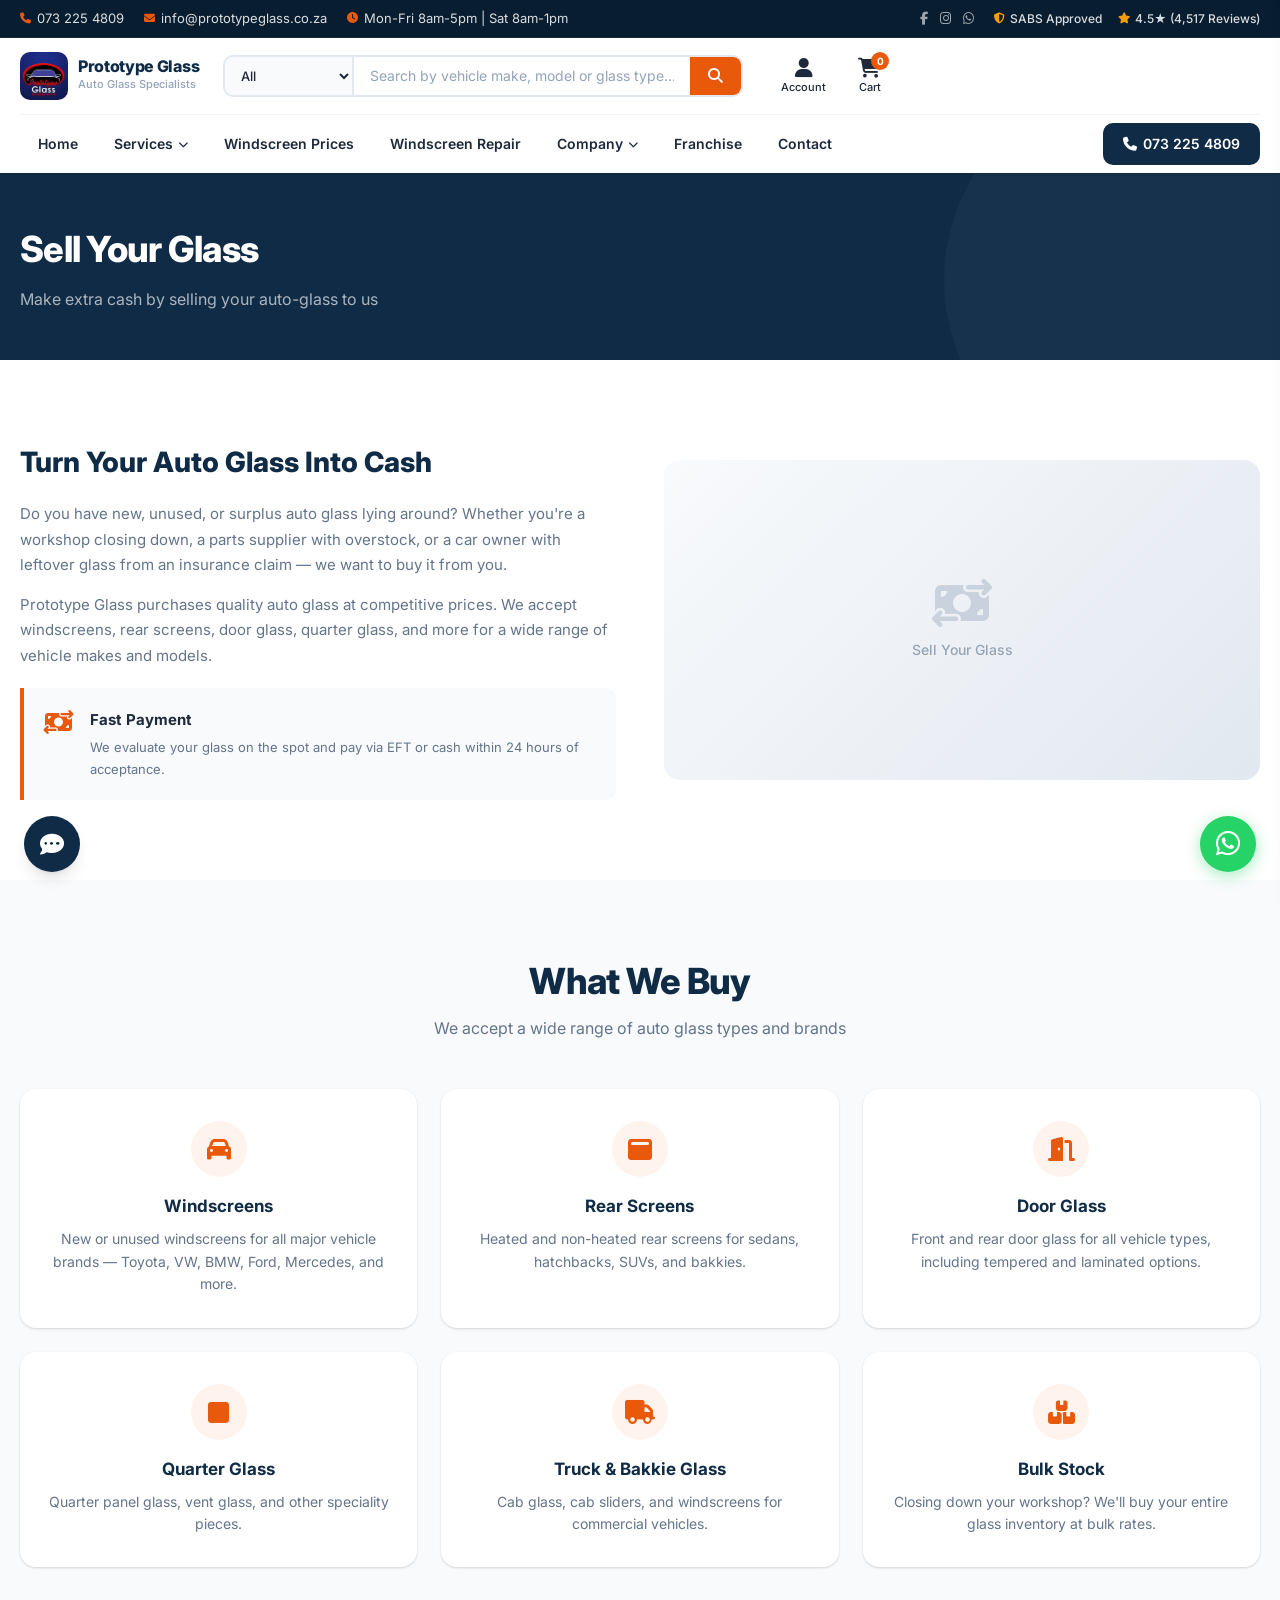
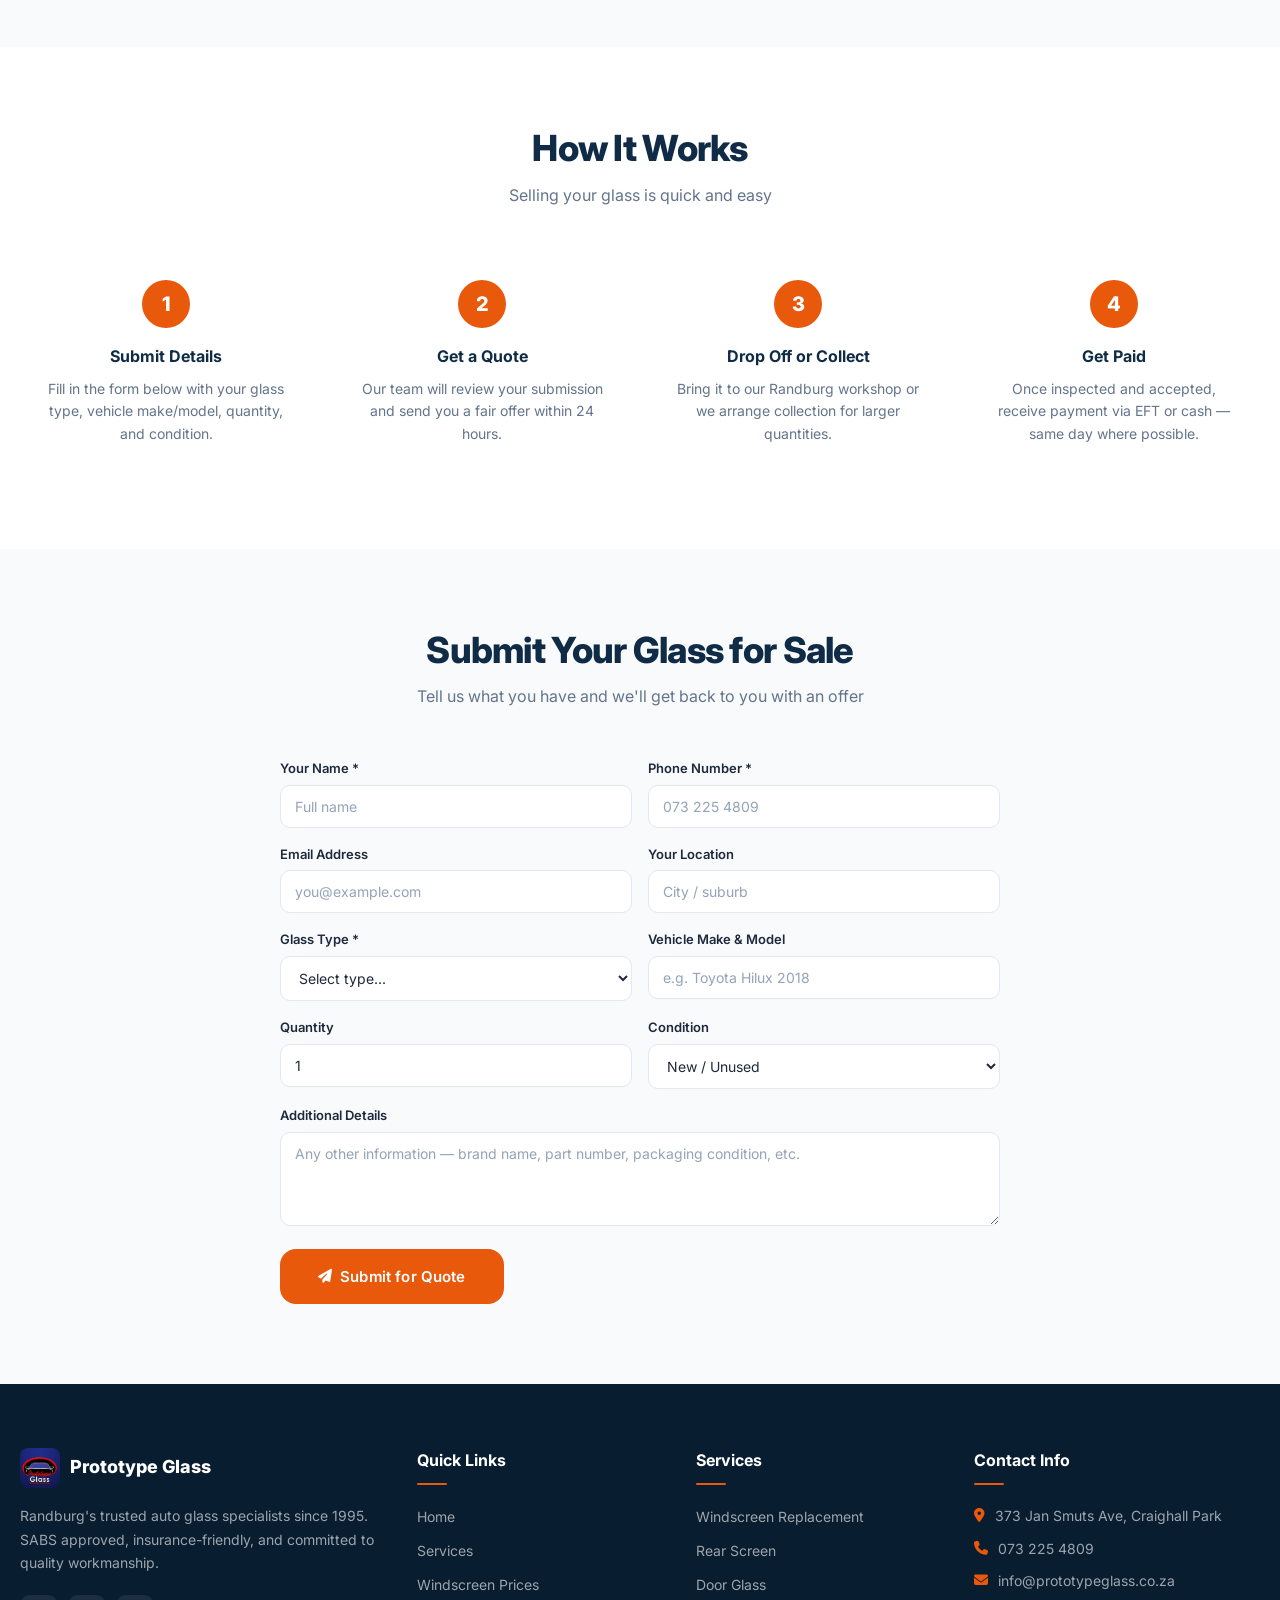
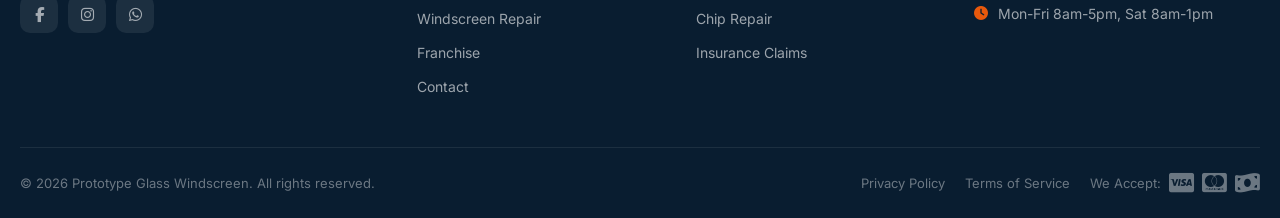
<file: sell-your-glass.html>
<!DOCTYPE html>
<html lang="en">
<head>
    <meta charset="UTF-8">
    <meta name="viewport" content="width=device-width, initial-scale=1.0">
    <meta name="description" content="Sell your auto glass to Prototype Glass. Make extra cash by selling new or used windscreens, rear screens, and door glass.">
    <meta name="keywords" content="sell windscreen, sell auto glass, sell car glass, Randburg, Prototype Glass">
    <meta name="csrf-token" content="">
    <title>Sell Your Glass | Prototype Glass Windscreen</title>
    <link rel="stylesheet" href="css/styles.css">
    <link rel="preconnect" href="https://fonts.googleapis.com">
    <link rel="preconnect" href="https://fonts.gstatic.com" crossorigin>
    <link href="https://fonts.googleapis.com/css2?family=Inter:wght@300;400;500;600;700;800&display=swap" rel="stylesheet">
    <link rel="stylesheet" href="https://cdnjs.cloudflare.com/ajax/libs/font-awesome/6.5.1/css/all.min.css">
</head>
<body>
    <!-- Top Bar -->
    <div class="top-bar">
        <div class="container">
            <div class="top-bar-inner">
                <div class="top-bar-left">
                    <a href="tel:0732254809"><i class="fas fa-phone"></i> 073 225 4809</a>
                    <a href="mailto:info@prototypeglass.co.za"><i class="fas fa-envelope"></i> info@prototypeglass.co.za</a>
                    <span class="top-bar-hours"><i class="fas fa-clock"></i> Mon-Fri 8am-5pm | Sat 8am-1pm</span>
                </div>
                <div class="top-bar-right">
                    <div class="top-bar-social">
                        <a href="#" aria-label="Facebook"><i class="fab fa-facebook-f"></i></a>
                        <a href="#" aria-label="Instagram"><i class="fab fa-instagram"></i></a>
                        <a href="#" aria-label="WhatsApp"><i class="fab fa-whatsapp"></i></a>
                    </div>
                    <div class="top-bar-trust">
                        <span><i class="fas fa-shield-halved"></i> SABS Approved</span>
                        <span><i class="fas fa-star"></i> 4.5★ (4,517 Reviews)</span>
                    </div>
                </div>
            </div>
        </div>
    </div>

    <!-- Navigation -->
    <nav class="navbar" id="navbar">
        <div class="container">
            <div class="nav-wrapper">
                <a href="index.html" class="logo">
                    <img src="images/brands/logo.jpeg" alt="Prototype Glass Windscreen">
                    <div class="logo-text">
                        <span class="logo-name">Prototype Glass</span>
                        <span class="logo-tagline">Auto Glass Specialists</span>
                    </div>
                </a>
                <div class="nav-search" id="navSearch">
                    <form action="search.php" method="GET" class="search-form">
                        <select name="category" class="search-category">
                            <option value="all">All</option>
                            <option value="windscreen">Windscreens</option>
                            <option value="rear">Rear Glass</option>
                            <option value="door">Door Glass</option>
                            <option value="repair">Repairs</option>
                        </select>
                        <input type="text" name="q" placeholder="Search by vehicle make, model or glass type..." class="search-input" id="searchInput" autocomplete="off">
                        <button type="submit" class="search-btn"><i class="fas fa-search"></i></button>
                    </form>
                    <div class="search-results" id="searchResults"></div>
                </div>
                <div class="nav-actions">
                    <button class="nav-action-btn nav-account-btn" title="Account" id="accountToggleBtn"><i class="fas fa-user"></i><span>Account</span></button>
                    <button class="nav-action-btn nav-cart-btn" title="Cart" id="cartToggleBtn"><i class="fas fa-shopping-cart"></i><span>Cart</span><span class="cart-count" id="cartCount">0</span></button>
                </div>
                <button class="mobile-toggle" id="mobileToggle" aria-label="Menu"><span></span><span></span><span></span></button>
            </div>
            <div class="nav-menu-wrapper" id="navMenuWrapper">
                <ul class="nav-menu" id="navMenu">
                    <li><a href="index.html">Home</a></li>
                    <li class="has-dropdown">
                        <a href="services.html">Services <i class="fas fa-chevron-down"></i></a>
                        <div class="mega-dropdown">
                            <div class="mega-col">
                                <h4>Replacement</h4>
                                <a href="services.html#windscreen">Windscreen Replacement</a>
                                <a href="services.html#rear">Rear Screen Replacement</a>
                                <a href="services.html#door">Door Glass</a>
                                <a href="services.html#quarter">Quarter Glass</a>
                            </div>
                            <div class="mega-col">
                                <h4>Repair & More</h4>
                                <a href="services.html#chip">Chip Repair</a>
                                <a href="services.html#insurance">Insurance Claims</a>
                                <a href="services.html#calibration">ADAS Calibration</a>
                                <a href="services.html#tinting">Window Tinting</a>
                            </div>
                            <div class="mega-col mega-promo">
                                <img src="images/services/WhatsApp Image 2026-04-15 at 3.09.18 PM.jpeg" alt="Our Work">
                                <p>Premium quality auto glass for every vehicle</p>
                                <a href="services.html" class="mega-cta">View All Services</a>
                            </div>
                        </div>
                    </li>
                    <li><a href="windscreen-prices.html">Windscreen Prices</a></li>
                    <li><a href="windscreen-repair.html">Windscreen Repair</a></li>
                    <li class="has-dropdown">
                        <a href="#" class="active">Company <i class="fas fa-chevron-down"></i></a>
                        <div class="company-dropdown">
                            <a href="anti-smash-grab.html" class="company-drop-item">
                                <i class="fas fa-hand-fist"></i>
                                <div><strong>Anti-Smash & Grab</strong><span>Protect yourself and your property</span></div>
                            </a>
                            <a href="sell-your-glass.html" class="company-drop-item">
                                <i class="fas fa-money-bill-transfer"></i>
                                <div><strong>Sell Your Glass</strong><span>Make extra cash by selling your auto-glass</span></div>
                            </a>
                            <a href="about.html" class="company-drop-item">
                                <i class="fas fa-circle-info"></i>
                                <div><strong>About Us</strong><span>Get to know more about who we are</span></div>
                            </a>
                        </div>
                    </li>
                    <li><a href="franchise.html">Franchise</a></li>
                    <li><a href="contact.html">Contact</a></li>
                </ul>
                <div class="nav-menu-cta"><a href="tel:0732254809" class="nav-call-btn"><i class="fas fa-phone"></i> 073 225 4809</a></div>
            </div>
        </div>
    </nav>

    <!-- Page Header -->
    <section class="page-header">
        <div class="container">
            <h1>Sell Your Glass</h1>
            <p>Make extra cash by selling your auto-glass to us</p>
        </div>
    </section>

    <!-- Intro -->
    <section class="section">
        <div class="container">
            <div class="content-grid">
                <div class="content-text">
                    <h2>Turn Your Auto Glass Into Cash</h2>
                    <p>Do you have new, unused, or surplus auto glass lying around? Whether you're a workshop closing down, a parts supplier with overstock, or a car owner with leftover glass from an insurance claim — we want to buy it from you.</p>
                    <p>Prototype Glass purchases quality auto glass at competitive prices. We accept windscreens, rear screens, door glass, quarter glass, and more for a wide range of vehicle makes and models.</p>
                    <div class="highlight-box">
                        <i class="fas fa-money-bill-transfer"></i>
                        <div>
                            <strong>Fast Payment</strong>
                            <p>We evaluate your glass on the spot and pay via EFT or cash within 24 hours of acceptance.</p>
                        </div>
                    </div>
                </div>
                <div class="content-image">
                    <div class="placeholder-img"><i class="fas fa-money-bill-transfer"></i><span>Sell Your Glass</span></div>
                </div>
            </div>
        </div>
    </section>

    <!-- What We Buy -->
    <section class="section section-alt">
        <div class="container">
            <div class="section-header">
                <h2>What We Buy</h2>
                <p>We accept a wide range of auto glass types and brands</p>
            </div>
            <div class="benefits-grid">
                <div class="benefit-card">
                    <div class="benefit-icon"><i class="fas fa-car"></i></div>
                    <h3>Windscreens</h3>
                    <p>New or unused windscreens for all major vehicle brands — Toyota, VW, BMW, Ford, Mercedes, and more.</p>
                </div>
                <div class="benefit-card">
                    <div class="benefit-icon"><i class="fas fa-window-maximize"></i></div>
                    <h3>Rear Screens</h3>
                    <p>Heated and non-heated rear screens for sedans, hatchbacks, SUVs, and bakkies.</p>
                </div>
                <div class="benefit-card">
                    <div class="benefit-icon"><i class="fas fa-door-open"></i></div>
                    <h3>Door Glass</h3>
                    <p>Front and rear door glass for all vehicle types, including tempered and laminated options.</p>
                </div>
                <div class="benefit-card">
                    <div class="benefit-icon"><i class="fas fa-square"></i></div>
                    <h3>Quarter Glass</h3>
                    <p>Quarter panel glass, vent glass, and other speciality pieces.</p>
                </div>
                <div class="benefit-card">
                    <div class="benefit-icon"><i class="fas fa-truck"></i></div>
                    <h3>Truck & Bakkie Glass</h3>
                    <p>Cab glass, cab sliders, and windscreens for commercial vehicles.</p>
                </div>
                <div class="benefit-card">
                    <div class="benefit-icon"><i class="fas fa-boxes-stacked"></i></div>
                    <h3>Bulk Stock</h3>
                    <p>Closing down your workshop? We'll buy your entire glass inventory at bulk rates.</p>
                </div>
            </div>
        </div>
    </section>

    <!-- How It Works -->
    <section class="section">
        <div class="container">
            <div class="section-header">
                <h2>How It Works</h2>
                <p>Selling your glass is quick and easy</p>
            </div>
            <div class="steps-grid">
                <div class="step-card">
                    <div class="step-number">1</div>
                    <h3>Submit Details</h3>
                    <p>Fill in the form below with your glass type, vehicle make/model, quantity, and condition.</p>
                </div>
                <div class="step-card">
                    <div class="step-number">2</div>
                    <h3>Get a Quote</h3>
                    <p>Our team will review your submission and send you a fair offer within 24 hours.</p>
                </div>
                <div class="step-card">
                    <div class="step-number">3</div>
                    <h3>Drop Off or Collect</h3>
                    <p>Bring it to our Randburg workshop or we arrange collection for larger quantities.</p>
                </div>
                <div class="step-card">
                    <div class="step-number">4</div>
                    <h3>Get Paid</h3>
                    <p>Once inspected and accepted, receive payment via EFT or cash — same day where possible.</p>
                </div>
            </div>
        </div>
    </section>

    <!-- Sell Form -->
    <section class="section section-alt" id="sell-form">
        <div class="container">
            <div class="section-header">
                <h2>Submit Your Glass for Sale</h2>
                <p>Tell us what you have and we'll get back to you with an offer</p>
            </div>
            <div class="form-container">
                <form class="contact-form" id="sellGlassForm">
                    <div class="form-row">
                        <div class="form-group">
                            <label for="sellName">Your Name *</label>
                            <input type="text" id="sellName" name="name" required placeholder="Full name">
                        </div>
                        <div class="form-group">
                            <label for="sellPhone">Phone Number *</label>
                            <input type="tel" id="sellPhone" name="phone" required placeholder="073 225 4809">
                        </div>
                    </div>
                    <div class="form-row">
                        <div class="form-group">
                            <label for="sellEmail">Email Address</label>
                            <input type="email" id="sellEmail" name="email" placeholder="you@example.com">
                        </div>
                        <div class="form-group">
                            <label for="sellLocation">Your Location</label>
                            <input type="text" id="sellLocation" name="location" placeholder="City / suburb">
                        </div>
                    </div>
                    <div class="form-row">
                        <div class="form-group">
                            <label for="sellGlassType">Glass Type *</label>
                            <select id="sellGlassType" name="glassType" required>
                                <option value="">Select type...</option>
                                <option value="windscreen">Windscreen</option>
                                <option value="rearscreen">Rear Screen</option>
                                <option value="doorglass">Door Glass</option>
                                <option value="quarterglass">Quarter Glass</option>
                                <option value="cabglass">Cab Glass / Slider</option>
                                <option value="other">Other</option>
                            </select>
                        </div>
                        <div class="form-group">
                            <label for="sellVehicle">Vehicle Make & Model</label>
                            <input type="text" id="sellVehicle" name="vehicle" placeholder="e.g. Toyota Hilux 2018">
                        </div>
                    </div>
                    <div class="form-row">
                        <div class="form-group">
                            <label for="sellQty">Quantity</label>
                            <input type="number" id="sellQty" name="quantity" min="1" value="1" placeholder="1">
                        </div>
                        <div class="form-group">
                            <label for="sellCondition">Condition</label>
                            <select id="sellCondition" name="condition">
                                <option value="new">New / Unused</option>
                                <option value="good">Good (minor marks)</option>
                                <option value="fair">Fair (visible wear)</option>
                            </select>
                        </div>
                    </div>
                    <div class="form-group">
                        <label for="sellMessage">Additional Details</label>
                        <textarea id="sellMessage" name="message" rows="4" placeholder="Any other information — brand name, part number, packaging condition, etc."></textarea>
                    </div>
                    <button type="submit" class="btn btn-primary btn-lg"><i class="fas fa-paper-plane"></i> Submit for Quote</button>
                </form>
            </div>
        </div>
    </section>

    <!-- Footer -->
    <footer class="footer">
        <div class="container">
            <div class="footer-top">
                <div class="footer-col footer-about">
                    <a href="index.html" class="footer-logo"><img src="images/brands/logo.jpeg" alt="Prototype Glass"><span>Prototype Glass</span></a>
                    <p>Randburg's trusted auto glass specialists since 1995. SABS approved, insurance-friendly, and committed to quality workmanship.</p>
                    <div class="footer-social">
                        <a href="#"><i class="fab fa-facebook-f"></i></a>
                        <a href="#"><i class="fab fa-instagram"></i></a>
                        <a href="https://wa.me/27732254809"><i class="fab fa-whatsapp"></i></a>
                    </div>
                </div>
                <div class="footer-col">
                    <h4>Quick Links</h4>
                    <ul><li><a href="index.html">Home</a></li><li><a href="services.html">Services</a></li><li><a href="windscreen-prices.html">Windscreen Prices</a></li><li><a href="windscreen-repair.html">Windscreen Repair</a></li><li><a href="franchise.html">Franchise</a></li><li><a href="contact.html">Contact</a></li></ul>
                </div>
                <div class="footer-col">
                    <h4>Services</h4>
                    <ul><li><a href="services.html#windscreen">Windscreen Replacement</a></li><li><a href="services.html#rear">Rear Screen</a></li><li><a href="services.html#door">Door Glass</a></li><li><a href="services.html#chip">Chip Repair</a></li><li><a href="services.html#insurance">Insurance Claims</a></li></ul>
                </div>
                <div class="footer-col">
                    <h4>Contact Info</h4>
                    <ul class="footer-contact">
                        <li><i class="fas fa-location-dot"></i> 373 Jan Smuts Ave, Craighall Park</li>
                        <li><i class="fas fa-phone"></i> <a href="tel:0732254809">073 225 4809</a></li>
                        <li><i class="fas fa-envelope"></i> <a href="mailto:info@prototypeglass.co.za">info@prototypeglass.co.za</a></li>
                        <li><i class="fas fa-clock"></i> Mon-Fri 8am-5pm, Sat 8am-1pm</li>
                    </ul>
                </div>
            </div>
            <div class="footer-bottom">
                <p>&copy; 2026 Prototype Glass Windscreen. All rights reserved.</p>
                <div class="footer-bottom-right">
                    <a href="#">Privacy Policy</a>
                    <a href="#">Terms of Service</a>
                    <div class="footer-payment"><span>We Accept:</span><i class="fab fa-cc-visa"></i><i class="fab fa-cc-mastercard"></i><i class="fas fa-money-bill-wave"></i></div>
                </div>
            </div>
        </div>
    </footer>

    <button id="scrollTop" class="scroll-top"><i class="fas fa-chevron-up"></i></button>

    <!-- Cart Drawer -->
    <div class="cart-overlay" id="cartOverlay"></div>
    <div class="cart-drawer" id="cartDrawer">
        <div class="cart-drawer-header"><h3><i class="fas fa-shopping-cart"></i> Your Cart</h3><button class="cart-drawer-close" id="cartDrawerClose"><i class="fas fa-times"></i></button></div>
        <div class="cart-drawer-body" id="cartDrawerBody">
            <div class="cart-empty" id="cartEmpty"><i class="fas fa-cart-plus"></i><p>Your cart is empty</p><span>Add services from our product listings</span></div>
            <div class="cart-items" id="cartItems"></div>
        </div>
        <div class="cart-drawer-footer" id="cartDrawerFooter">
            <div class="cart-total"><span>Items:</span><strong id="cartTotalCount">0</strong></div>
            <a href="index.html#quote" class="btn btn-primary btn-block cart-checkout-btn" id="cartCheckoutBtn"><i class="fas fa-paper-plane"></i> Request Quote for All</a>
            <button class="cart-clear-btn" id="cartClearBtn"><i class="fas fa-trash"></i> Clear Cart</button>
        </div>
    </div>

    <!-- Account Modal -->
    <div class="account-overlay" id="accountOverlay"></div>
    <div class="account-modal" id="accountModal">
        <div class="account-modal-header">
            <h3 id="accountModalTitle"><i class="fas fa-user"></i> Sign In</h3>
            <button class="account-modal-close" id="accountModalClose"><i class="fas fa-times"></i></button>
        </div>
        <div class="account-modal-body">
            <form id="loginForm" class="account-form">
                <div class="form-group">
                    <label for="loginEmail">Email Address</label>
                    <input type="email" id="loginEmail" required placeholder="you@example.com">
                </div>
                <div class="form-group">
                    <label for="loginPassword">Password</label>
                    <input type="password" id="loginPassword" required placeholder="Your password" minlength="8">
                </div>
                <button type="submit" class="btn btn-primary btn-block">Sign In</button>
                <p class="account-switch">Don't have an account? <a href="#" id="showRegister">Create one</a></p>
            </form>
            <form id="registerForm" class="account-form" style="display:none;">
                <div class="form-group">
                    <label for="regName">Full Name</label>
                    <input type="text" id="regName" required placeholder="John Doe">
                </div>
                <div class="form-group">
                    <label for="regEmail">Email Address</label>
                    <input type="email" id="regEmail" required placeholder="you@example.com">
                </div>
                <div class="form-group">
                    <label for="regPhone">Phone Number</label>
                    <input type="tel" id="regPhone" required placeholder="073 225 4809">
                </div>
                <div class="form-group">
                    <label for="regPassword">Password</label>
                    <input type="password" id="regPassword" required placeholder="Min 8 characters" minlength="8">
                </div>
                <div class="form-group">
                    <label for="regConfirm">Confirm Password</label>
                    <input type="password" id="regConfirm" required placeholder="Repeat password" minlength="8">
                </div>
                <button type="submit" class="btn btn-primary btn-block">Create Account</button>
                <p class="account-switch">Already have an account? <a href="#" id="showLogin">Sign in</a></p>
            </form>
            <div id="accountLoggedIn" class="account-logged-in" style="display:none;">
                <div class="account-avatar"><i class="fas fa-user-circle"></i></div>
                <h4 id="accountUserName">Welcome back!</h4>
                <p id="accountUserEmail"></p>
                <div class="account-menu">
                    <a href="#"><i class="fas fa-box"></i> My Orders</a>
                    <a href="#"><i class="fas fa-heart"></i> Wishlist</a>
                    <a href="#"><i class="fas fa-cog"></i> Settings</a>
                </div>
                <button class="btn btn-outline btn-block" id="accountLogout"><i class="fas fa-sign-out-alt"></i> Log Out</button>
            </div>
        </div>
    </div>

    <a href="https://wa.me/27732254809" class="whatsapp-float" target="_blank"><i class="fab fa-whatsapp"></i></a>

    <!-- Chatbot -->
    <button id="chatbotToggle" class="chatbot-toggle" aria-label="Open chat"><i class="fas fa-comment-dots chatbot-open-icon"></i><i class="fas fa-times chatbot-close-icon"></i></button>
    <div id="chatbotWindow" class="chatbot-window">
        <div class="chatbot-header"><div class="chatbot-header-avatar"><i class="fas fa-headset"></i></div><div class="chatbot-header-info"><h4>Prototype Glass</h4><p>Get a quick quote</p></div></div>
        <div id="chatbotBody" class="chatbot-body"></div>
        <div id="chatbotFooter" class="chatbot-footer"></div>
    </div>

    <script src="js/main.js"></script>
</body>
</html>
</file>
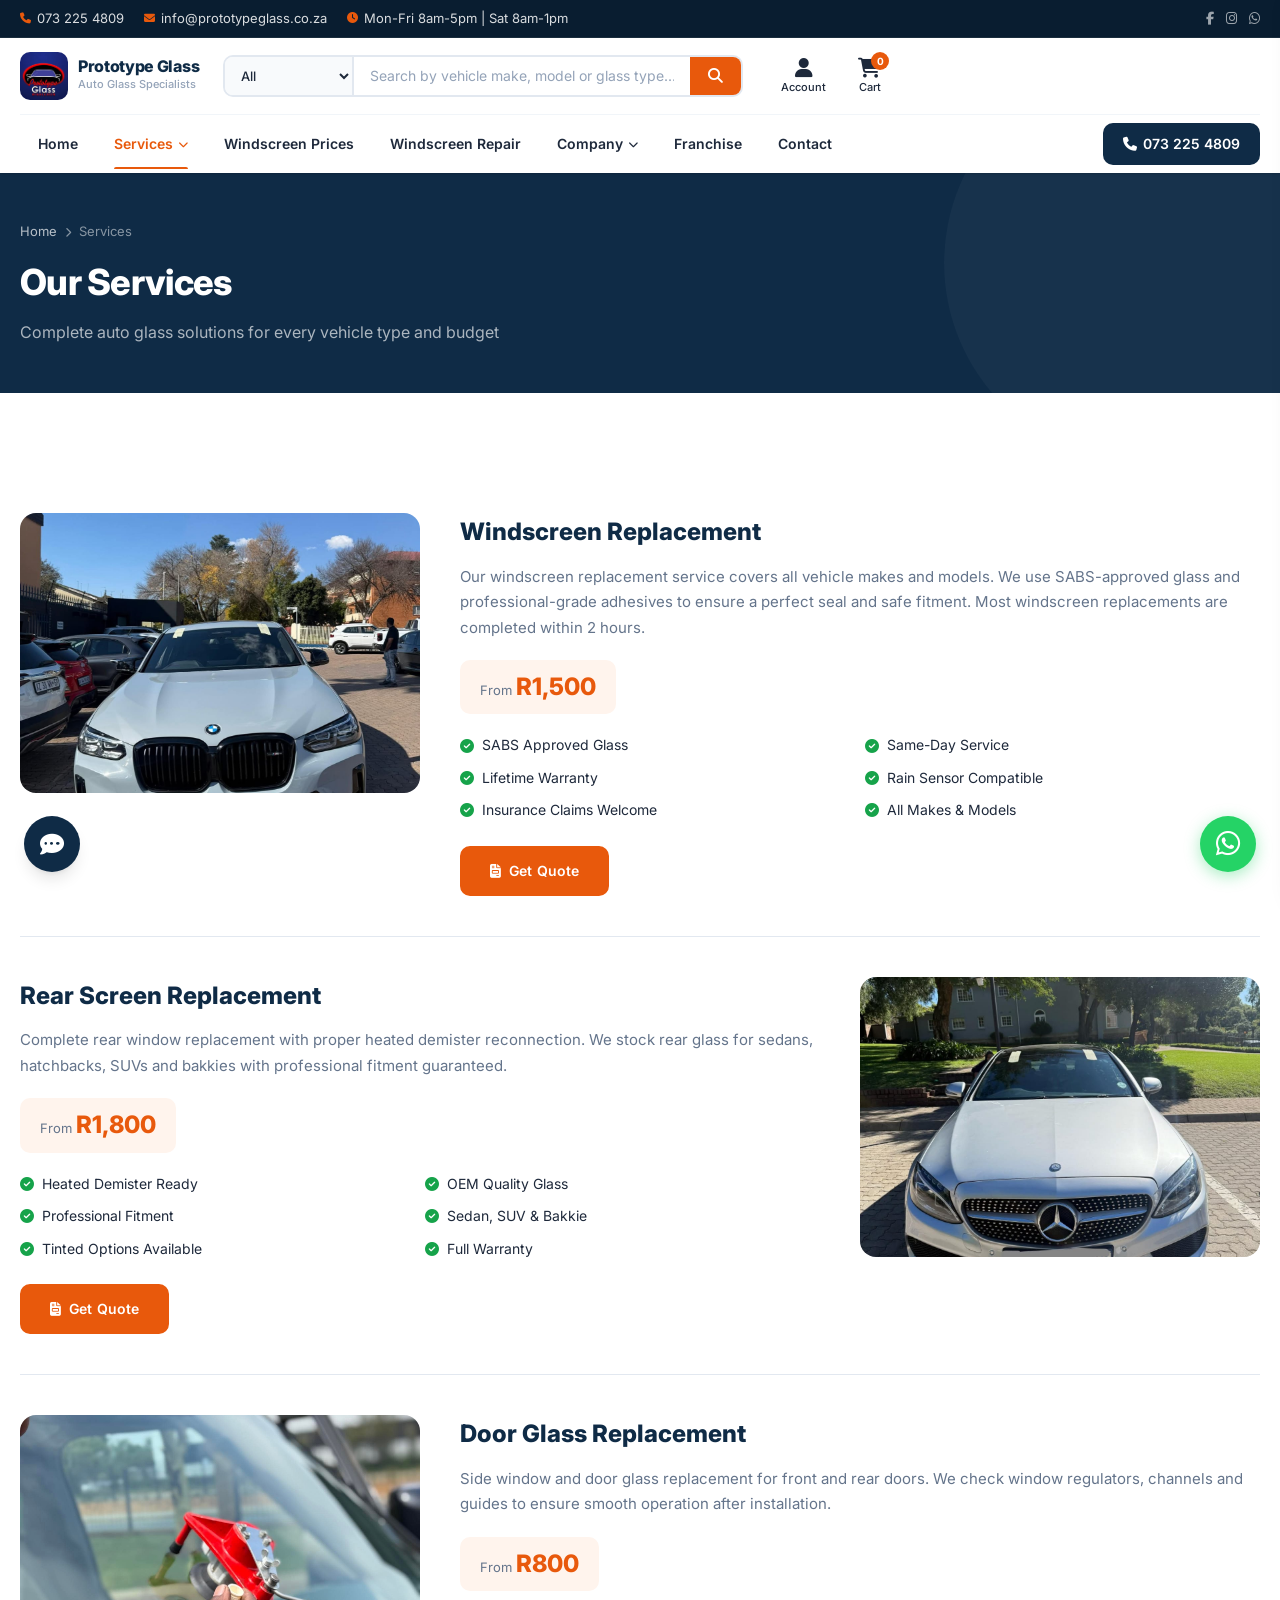
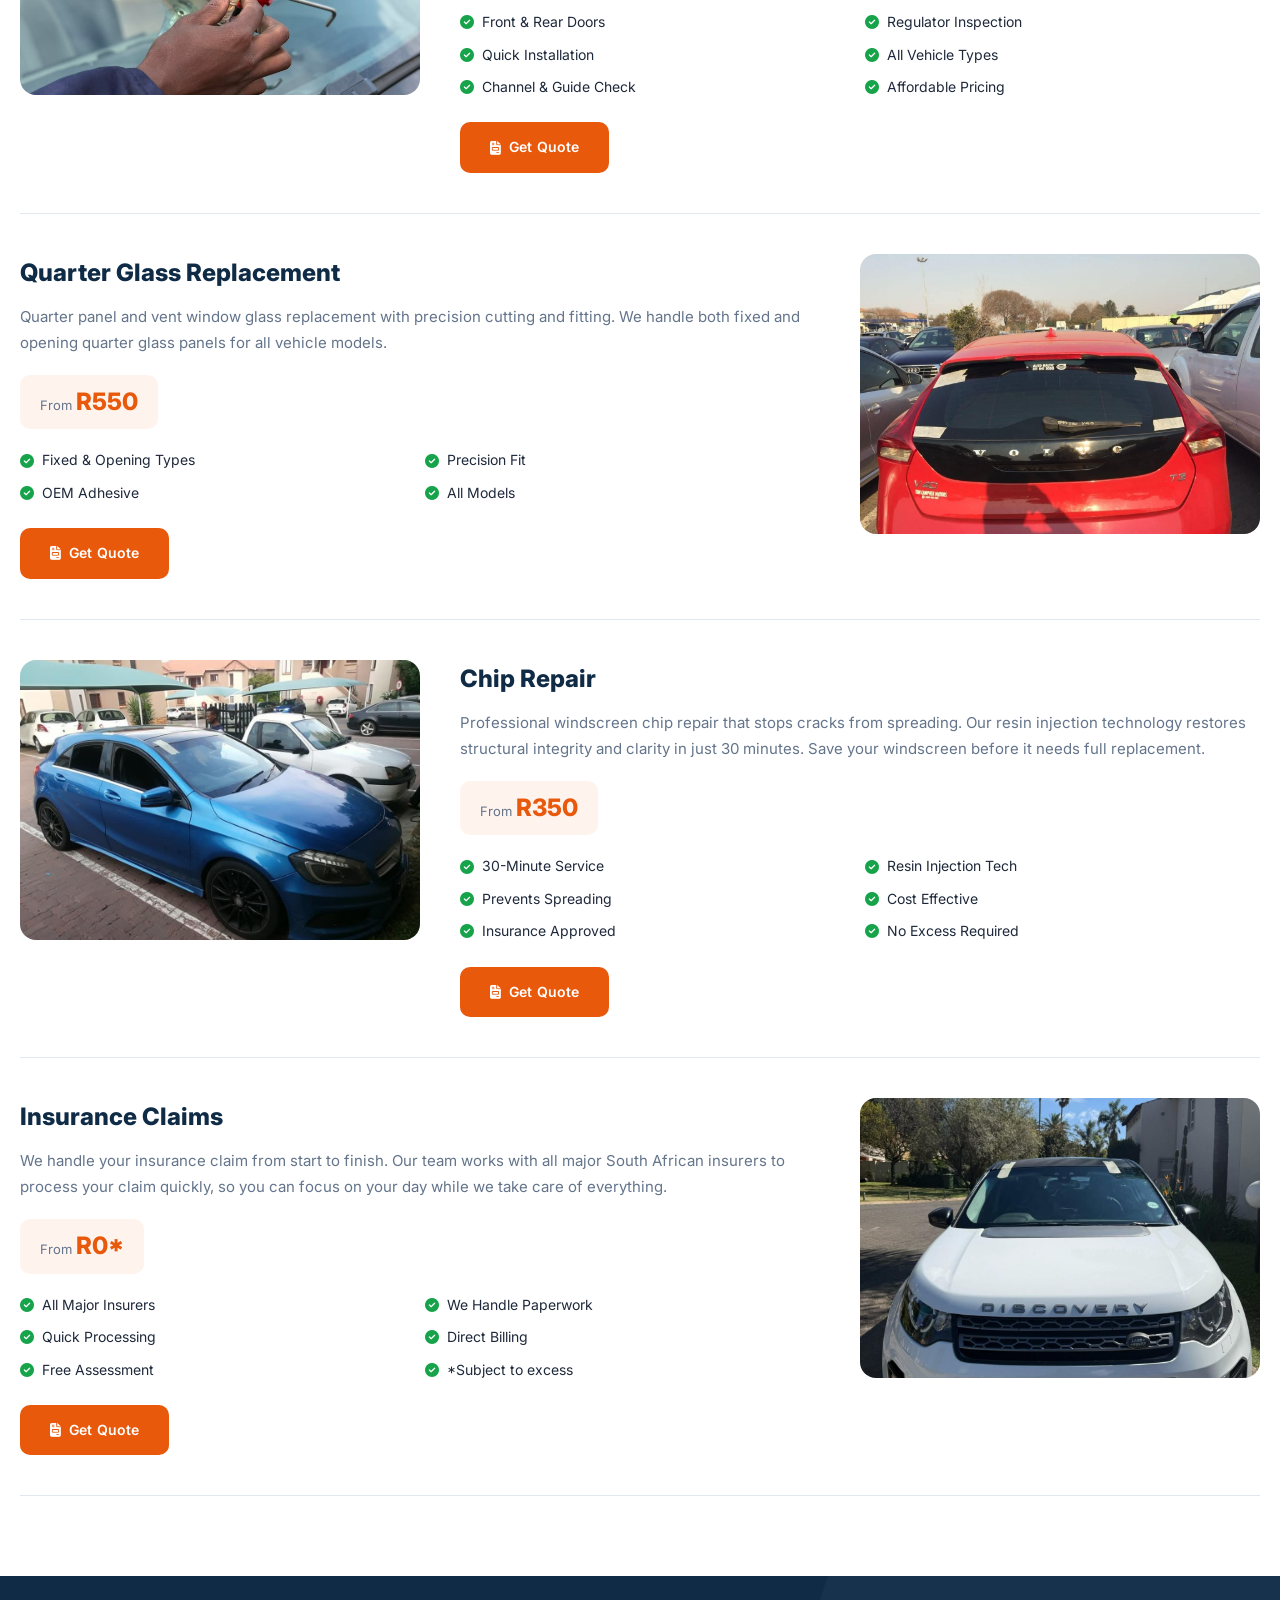
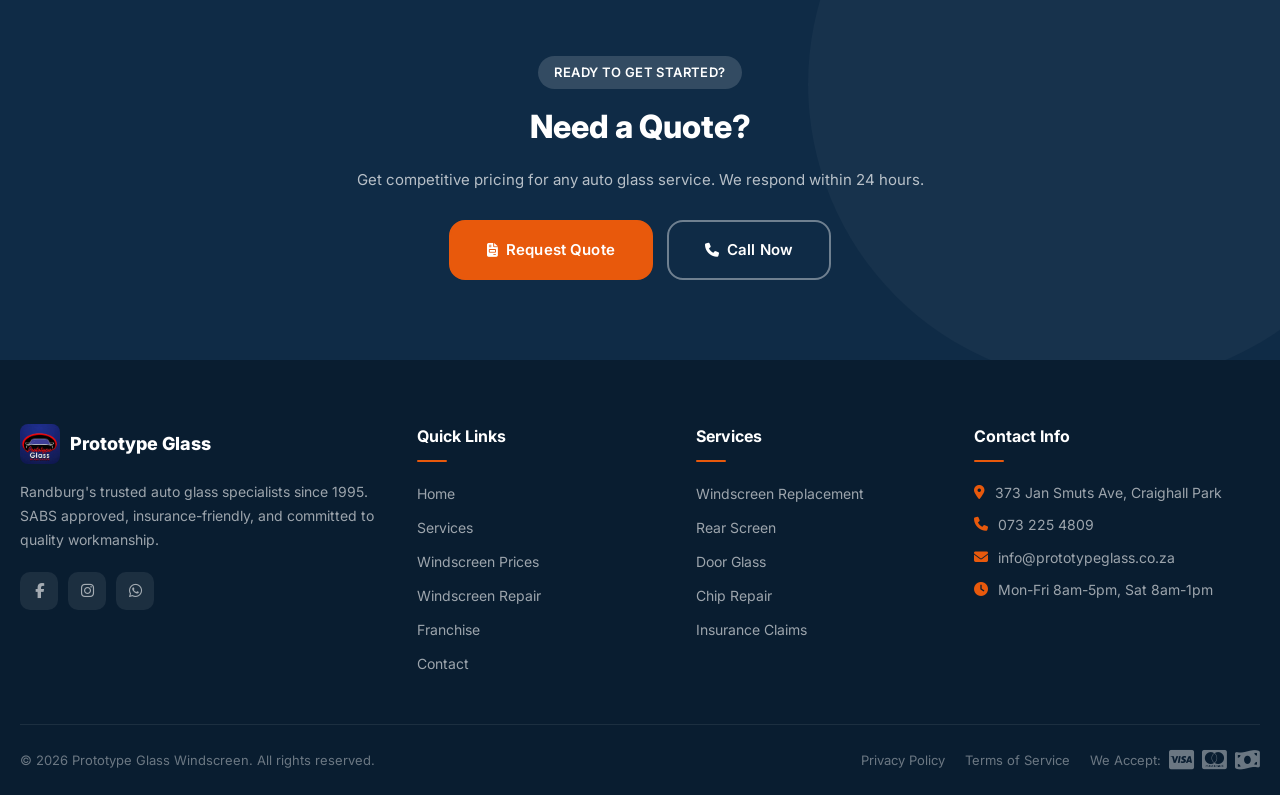
<file: services.html>
<!DOCTYPE html>
<html lang="en">
<head>
    <meta charset="UTF-8">
    <meta name="viewport" content="width=device-width, initial-scale=1.0">
    <meta name="description" content="Auto glass services - windscreen replacement, rear screen, door glass, chip repair & insurance claims at Prototype Glass Windscreen, Randburg.">
    <title>Our Services | Prototype Glass Windscreen - Randburg</title>
    <link rel="stylesheet" href="css/styles.css">
    <link rel="preconnect" href="https://fonts.googleapis.com">
    <link rel="preconnect" href="https://fonts.gstatic.com" crossorigin>
    <link href="https://fonts.googleapis.com/css2?family=Inter:wght@300;400;500;600;700;800&display=swap" rel="stylesheet">
    <link rel="stylesheet" href="https://cdnjs.cloudflare.com/ajax/libs/font-awesome/6.5.1/css/all.min.css">
</head>
<body>
    <!-- Top Bar -->
    <div class="top-bar">
        <div class="container">
            <div class="top-bar-inner">
                <div class="top-bar-left">
                    <a href="tel:0732254809"><i class="fas fa-phone"></i> 073 225 4809</a>
                    <a href="mailto:info@prototypeglass.co.za"><i class="fas fa-envelope"></i> info@prototypeglass.co.za</a>
                    <span class="top-bar-hours"><i class="fas fa-clock"></i> Mon-Fri 8am-5pm | Sat 8am-1pm</span>
                </div>
                <div class="top-bar-right">
                    <div class="top-bar-social">
                        <a href="#"><i class="fab fa-facebook-f"></i></a>
                        <a href="#"><i class="fab fa-instagram"></i></a>
                        <a href="#"><i class="fab fa-whatsapp"></i></a>
                    </div>
                </div>
            </div>
        </div>
    </div>

    <!-- Navigation -->
    <nav class="navbar" id="navbar">
        <div class="container">
            <div class="nav-wrapper">
                <a href="index.html" class="logo">
                    <img src="images/brands/logo.jpeg" alt="Prototype Glass Windscreen">
                    <div class="logo-text">
                        <span class="logo-name">Prototype Glass</span>
                        <span class="logo-tagline">Auto Glass Specialists</span>
                    </div>
                </a>
                <div class="nav-search" id="navSearch">
                    <form action="search.php" method="GET" class="search-form">
                        <select name="category" class="search-category">
                            <option value="all">All</option>
                            <option value="windscreen">Windscreens</option>
                            <option value="rear">Rear Glass</option>
                            <option value="door">Door Glass</option>
                            <option value="repair">Repairs</option>
                        </select>
                        <input type="text" name="q" placeholder="Search by vehicle make, model or glass type..." class="search-input" id="searchInput" autocomplete="off">
                        <button type="submit" class="search-btn"><i class="fas fa-search"></i></button>
                    </form>
                    <div class="search-results" id="searchResults"></div>
                </div>
                <div class="nav-actions">
                    <button class="nav-action-btn nav-account-btn" title="Account" id="accountToggleBtn"><i class="fas fa-user"></i><span>Account</span></button>
                    <button class="nav-action-btn nav-cart-btn" title="Cart" id="cartToggleBtn"><i class="fas fa-shopping-cart"></i><span>Cart</span><span class="cart-count" id="cartCount">0</span></button>
                </div>
                <button class="mobile-toggle" id="mobileToggle" aria-label="Menu"><span></span><span></span><span></span></button>
            </div>
            <div class="nav-menu-wrapper" id="navMenuWrapper">
                <ul class="nav-menu">
                    <li><a href="index.html">Home</a></li>
                    <li class="has-dropdown"><a href="services.html" class="active">Services <i class="fas fa-chevron-down"></i></a><div class="mega-dropdown"><div class="mega-col"><h4>Replacement</h4><a href="services.html#windscreen">Windscreen Replacement</a><a href="services.html#rear">Rear Screen Replacement</a><a href="services.html#door">Door Glass</a><a href="services.html#quarter">Quarter Glass</a></div><div class="mega-col"><h4>Repair & More</h4><a href="services.html#chip">Chip Repair</a><a href="services.html#insurance">Insurance Claims</a><a href="services.html#calibration">ADAS Calibration</a><a href="services.html#tinting">Window Tinting</a></div><div class="mega-col mega-promo"><img src="images/services/WhatsApp Image 2026-04-15 at 3.09.18 PM.jpeg" alt="Our Work"><p>Premium quality auto glass for every vehicle</p><a href="services.html" class="mega-cta">View All Services</a></div></div></li>
                    <li><a href="windscreen-prices.html">Windscreen Prices</a></li>
                    <li><a href="windscreen-repair.html">Windscreen Repair</a></li>
                    <li class="has-dropdown"><a href="#">Company <i class="fas fa-chevron-down"></i></a><div class="company-dropdown"><a href="anti-smash-grab.html" class="company-drop-item"><i class="fas fa-hand-fist"></i><div><strong>Anti-Smash & Grab</strong><span>Protect yourself and your property</span></div></a><a href="sell-your-glass.html" class="company-drop-item"><i class="fas fa-money-bill-transfer"></i><div><strong>Sell Your Glass</strong><span>Make extra cash by selling your auto-glass</span></div></a><a href="about.html" class="company-drop-item"><i class="fas fa-circle-info"></i><div><strong>About Us</strong><span>Get to know more about who we are</span></div></a></div></li>
                    <li><a href="franchise.html">Franchise</a></li>
                    <li><a href="contact.html">Contact</a></li>
                </ul>
                <div class="nav-menu-cta"><a href="tel:0732254809" class="nav-call-btn"><i class="fas fa-phone"></i> 073 225 4809</a></div>
            </div>
        </div>
    </nav>

    <!-- Page Header -->
    <section class="page-header">
        <div class="container">
            <div class="page-header-content">
                <div class="page-breadcrumb">
                    <a href="index.html">Home</a> <i class="fas fa-chevron-right" style="font-size:10px;"></i> <span>Services</span>
                </div>
                <h1>Our Services</h1>
                <p>Complete auto glass solutions for every vehicle type and budget</p>
            </div>
        </div>
    </section>

    <!-- Service Catalog -->
    <section class="service-catalog">
        <div class="container">

            <!-- Windscreen Replacement -->
            <div class="service-card-detail" id="windscreen">
                <div class="service-detail-img">
                    <img src="images/services/WhatsApp Image 2026-04-15 at 3.09.18 PM.jpeg" alt="Windscreen Replacement" loading="lazy">
                </div>
                <div class="service-detail-content">
                    <h3>Windscreen Replacement</h3>
                    <p>Our windscreen replacement service covers all vehicle makes and models. We use SABS-approved glass and professional-grade adhesives to ensure a perfect seal and safe fitment. Most windscreen replacements are completed within 2 hours.</p>
                    <div class="service-price-tag">
                        <span>From</span>
                        <strong>R1,500</strong>
                    </div>
                    <ul class="service-checklist">
                        <li><i class="fas fa-check-circle"></i> SABS Approved Glass</li>
                        <li><i class="fas fa-check-circle"></i> Same-Day Service</li>
                        <li><i class="fas fa-check-circle"></i> Lifetime Warranty</li>
                        <li><i class="fas fa-check-circle"></i> Rain Sensor Compatible</li>
                        <li><i class="fas fa-check-circle"></i> Insurance Claims Welcome</li>
                        <li><i class="fas fa-check-circle"></i> All Makes & Models</li>
                    </ul>
                    <a href="index.html#quote" class="btn btn-primary"><i class="fas fa-file-invoice"></i> Get Quote</a>
                </div>
            </div>

            <!-- Rear Screen -->
            <div class="service-card-detail" id="rear">
                <div class="service-detail-img">
                    <img src="images/services/WhatsApp Image 2026-04-15 at 3.09.18 PM (1).jpeg" alt="Rear Screen Replacement" loading="lazy">
                </div>
                <div class="service-detail-content">
                    <h3>Rear Screen Replacement</h3>
                    <p>Complete rear window replacement with proper heated demister reconnection. We stock rear glass for sedans, hatchbacks, SUVs and bakkies with professional fitment guaranteed.</p>
                    <div class="service-price-tag">
                        <span>From</span>
                        <strong>R1,800</strong>
                    </div>
                    <ul class="service-checklist">
                        <li><i class="fas fa-check-circle"></i> Heated Demister Ready</li>
                        <li><i class="fas fa-check-circle"></i> OEM Quality Glass</li>
                        <li><i class="fas fa-check-circle"></i> Professional Fitment</li>
                        <li><i class="fas fa-check-circle"></i> Sedan, SUV & Bakkie</li>
                        <li><i class="fas fa-check-circle"></i> Tinted Options Available</li>
                        <li><i class="fas fa-check-circle"></i> Full Warranty</li>
                    </ul>
                    <a href="index.html#quote" class="btn btn-primary"><i class="fas fa-file-invoice"></i> Get Quote</a>
                </div>
            </div>

            <!-- Door Glass -->
            <div class="service-card-detail" id="door">
                <div class="service-detail-img">
                    <img src="images/services/WhatsApp Image 2026-04-15 at 3.09.17 PM (1).jpeg" alt="Door Glass Replacement" loading="lazy">
                </div>
                <div class="service-detail-content">
                    <h3>Door Glass Replacement</h3>
                    <p>Side window and door glass replacement for front and rear doors. We check window regulators, channels and guides to ensure smooth operation after installation.</p>
                    <div class="service-price-tag">
                        <span>From</span>
                        <strong>R800</strong>
                    </div>
                    <ul class="service-checklist">
                        <li><i class="fas fa-check-circle"></i> Front & Rear Doors</li>
                        <li><i class="fas fa-check-circle"></i> Regulator Inspection</li>
                        <li><i class="fas fa-check-circle"></i> Quick Installation</li>
                        <li><i class="fas fa-check-circle"></i> All Vehicle Types</li>
                        <li><i class="fas fa-check-circle"></i> Channel & Guide Check</li>
                        <li><i class="fas fa-check-circle"></i> Affordable Pricing</li>
                    </ul>
                    <a href="index.html#quote" class="btn btn-primary"><i class="fas fa-file-invoice"></i> Get Quote</a>
                </div>
            </div>

            <!-- Quarter Glass -->
            <div class="service-card-detail" id="quarter">
                <div class="service-detail-img">
                    <img src="images/services/WhatsApp Image 2026-04-15 at 3.09.16 PM (1).jpeg" alt="Quarter Glass" loading="lazy">
                </div>
                <div class="service-detail-content">
                    <h3>Quarter Glass Replacement</h3>
                    <p>Quarter panel and vent window glass replacement with precision cutting and fitting. We handle both fixed and opening quarter glass panels for all vehicle models.</p>
                    <div class="service-price-tag">
                        <span>From</span>
                        <strong>R550</strong>
                    </div>
                    <ul class="service-checklist">
                        <li><i class="fas fa-check-circle"></i> Fixed & Opening Types</li>
                        <li><i class="fas fa-check-circle"></i> Precision Fit</li>
                        <li><i class="fas fa-check-circle"></i> OEM Adhesive</li>
                        <li><i class="fas fa-check-circle"></i> All Models</li>
                    </ul>
                    <a href="index.html#quote" class="btn btn-primary"><i class="fas fa-file-invoice"></i> Get Quote</a>
                </div>
            </div>

            <!-- Chip Repair -->
            <div class="service-card-detail" id="chip">
                <div class="service-detail-img">
                    <img src="images/services/WhatsApp Image 2026-04-15 at 3.09.16 PM.jpeg" alt="Chip Repair" loading="lazy">
                </div>
                <div class="service-detail-content">
                    <h3>Chip Repair</h3>
                    <p>Professional windscreen chip repair that stops cracks from spreading. Our resin injection technology restores structural integrity and clarity in just 30 minutes. Save your windscreen before it needs full replacement.</p>
                    <div class="service-price-tag">
                        <span>From</span>
                        <strong>R350</strong>
                    </div>
                    <ul class="service-checklist">
                        <li><i class="fas fa-check-circle"></i> 30-Minute Service</li>
                        <li><i class="fas fa-check-circle"></i> Resin Injection Tech</li>
                        <li><i class="fas fa-check-circle"></i> Prevents Spreading</li>
                        <li><i class="fas fa-check-circle"></i> Cost Effective</li>
                        <li><i class="fas fa-check-circle"></i> Insurance Approved</li>
                        <li><i class="fas fa-check-circle"></i> No Excess Required</li>
                    </ul>
                    <a href="index.html#quote" class="btn btn-primary"><i class="fas fa-file-invoice"></i> Get Quote</a>
                </div>
            </div>

            <!-- Insurance Claims -->
            <div class="service-card-detail" id="insurance">
                <div class="service-detail-img">
                    <img src="images/services/WhatsApp Image 2026-04-15 at 3.09.19 PM.jpeg" alt="Insurance Claims" loading="lazy">
                </div>
                <div class="service-detail-content">
                    <h3>Insurance Claims</h3>
                    <p>We handle your insurance claim from start to finish. Our team works with all major South African insurers to process your claim quickly, so you can focus on your day while we take care of everything.</p>
                    <div class="service-price-tag">
                        <span>From</span>
                        <strong>R0*</strong>
                    </div>
                    <ul class="service-checklist">
                        <li><i class="fas fa-check-circle"></i> All Major Insurers</li>
                        <li><i class="fas fa-check-circle"></i> We Handle Paperwork</li>
                        <li><i class="fas fa-check-circle"></i> Quick Processing</li>
                        <li><i class="fas fa-check-circle"></i> Direct Billing</li>
                        <li><i class="fas fa-check-circle"></i> Free Assessment</li>
                        <li><i class="fas fa-check-circle"></i> *Subject to excess</li>
                    </ul>
                    <a href="index.html#quote" class="btn btn-primary"><i class="fas fa-file-invoice"></i> Get Quote</a>
                </div>
            </div>

        </div>
    </section>

    <!-- CTA Banner -->
    <section class="quote-section">
        <div class="container">
            <div style="text-align:center; color:#fff; max-width:600px; margin:0 auto;">
                <span class="section-badge section-badge-light">Ready to Get Started?</span>
                <h2 style="font-size:32px; font-weight:800; margin-bottom:16px; color:#fff;">Need a Quote?</h2>
                <p style="color:rgba(255,255,255,0.7); margin-bottom:28px;">Get competitive pricing for any auto glass service. We respond within 24 hours.</p>
                <div style="display:flex; gap:14px; justify-content:center; flex-wrap:wrap;">
                    <a href="index.html#quote" class="btn btn-primary btn-lg"><i class="fas fa-file-invoice"></i> Request Quote</a>
                    <a href="tel:0732254809" class="btn btn-outline-light btn-lg"><i class="fas fa-phone"></i> Call Now</a>
                </div>
            </div>
        </div>
    </section>

    <!-- Footer -->
    <footer class="footer">
        <div class="container">
            <div class="footer-top">
                <div class="footer-col footer-about">
                    <a href="index.html" class="footer-logo"><img src="images/brands/logo.jpeg" alt="Prototype Glass"><span>Prototype Glass</span></a>
                    <p>Randburg's trusted auto glass specialists since 1995. SABS approved, insurance-friendly, and committed to quality workmanship.</p>
                    <div class="footer-social">
                        <a href="#"><i class="fab fa-facebook-f"></i></a>
                        <a href="#"><i class="fab fa-instagram"></i></a>
                        <a href="https://wa.me/27732254809"><i class="fab fa-whatsapp"></i></a>
                    </div>
                </div>
                <div class="footer-col">
                    <h4>Quick Links</h4>
                    <ul><li><a href="index.html">Home</a></li><li><a href="services.html">Services</a></li><li><a href="windscreen-prices.html">Windscreen Prices</a></li><li><a href="windscreen-repair.html">Windscreen Repair</a></li><li><a href="franchise.html">Franchise</a></li><li><a href="contact.html">Contact</a></li></ul>
                </div>
                <div class="footer-col">
                    <h4>Services</h4>
                    <ul><li><a href="services.html#windscreen">Windscreen Replacement</a></li><li><a href="services.html#rear">Rear Screen</a></li><li><a href="services.html#door">Door Glass</a></li><li><a href="services.html#chip">Chip Repair</a></li><li><a href="services.html#insurance">Insurance Claims</a></li></ul>
                </div>
                <div class="footer-col">
                    <h4>Contact Info</h4>
                    <ul class="footer-contact">
                        <li><i class="fas fa-location-dot"></i> 373 Jan Smuts Ave, Craighall Park</li>
                        <li><i class="fas fa-phone"></i> <a href="tel:0732254809">073 225 4809</a></li>
                        <li><i class="fas fa-envelope"></i> <a href="mailto:info@prototypeglass.co.za">info@prototypeglass.co.za</a></li>
                        <li><i class="fas fa-clock"></i> Mon-Fri 8am-5pm, Sat 8am-1pm</li>
                    </ul>
                </div>
            </div>
            <div class="footer-bottom">
                <p>&copy; 2026 Prototype Glass Windscreen. All rights reserved.</p>
                <div class="footer-bottom-right">
                    <a href="#">Privacy Policy</a>
                    <a href="#">Terms of Service</a>
                    <div class="footer-payment"><span>We Accept:</span><i class="fab fa-cc-visa"></i><i class="fab fa-cc-mastercard"></i><i class="fas fa-money-bill-wave"></i></div>
                </div>
            </div>
        </div>
    </footer>

    <button id="scrollTop" class="scroll-top"><i class="fas fa-chevron-up"></i></button>

    <!-- Cart Drawer -->
    <div class="cart-overlay" id="cartOverlay"></div>
    <div class="cart-drawer" id="cartDrawer">
        <div class="cart-drawer-header">
            <h3><i class="fas fa-shopping-cart"></i> Your Cart</h3>
            <button class="cart-drawer-close" id="cartDrawerClose"><i class="fas fa-times"></i></button>
        </div>
        <div class="cart-drawer-body" id="cartDrawerBody">
            <div class="cart-empty" id="cartEmpty">
                <i class="fas fa-cart-plus"></i>
                <p>Your cart is empty</p>
                <span>Add services from our product listings</span>
            </div>
            <div class="cart-items" id="cartItems"></div>
        </div>
        <div class="cart-drawer-footer" id="cartDrawerFooter">
            <div class="cart-total">
                <span>Items:</span>
                <strong id="cartTotalCount">0</strong>
            </div>
            <a href="index.html#quote" class="btn btn-primary btn-block cart-checkout-btn" id="cartCheckoutBtn">
                <i class="fas fa-paper-plane"></i> Request Quote for All
            </a>
            <button class="cart-clear-btn" id="cartClearBtn">
                <i class="fas fa-trash"></i> Clear Cart
            </button>
        </div>
    </div>

    <a href="https://wa.me/27732254809" class="whatsapp-float" target="_blank"><i class="fab fa-whatsapp"></i></a>

    <!-- Chatbot -->
    <button id="chatbotToggle" class="chatbot-toggle" aria-label="Open chat">
        <i class="fas fa-comment-dots chatbot-open-icon"></i>
        <i class="fas fa-times chatbot-close-icon"></i>
    </button>
    <div id="chatbotWindow" class="chatbot-window">
        <div class="chatbot-header">
            <div class="chatbot-header-avatar"><i class="fas fa-headset"></i></div>
            <div class="chatbot-header-info">
                <h4>Prototype Glass</h4>
                <p>Get a quick quote</p>
            </div>
        </div>
        <div id="chatbotBody" class="chatbot-body"></div>
        <div id="chatbotFooter" class="chatbot-footer"></div>
    </div>

    <!-- Account Modal -->
    <div class="account-overlay" id="accountOverlay"></div>
    <div class="account-modal" id="accountModal">
        <div class="account-modal-header"><h3 id="accountModalTitle"><i class="fas fa-user"></i> Sign In</h3><button class="account-modal-close" id="accountModalClose"><i class="fas fa-times"></i></button></div>
        <div class="account-modal-body">
            <form id="loginForm" class="account-form"><div class="form-group"><label for="loginEmail">Email Address</label><input type="email" id="loginEmail" required placeholder="you@example.com"></div><div class="form-group"><label for="loginPassword">Password</label><input type="password" id="loginPassword" required placeholder="Your password" minlength="8"></div><button type="submit" class="btn btn-primary btn-block">Sign In</button><p class="account-switch">Don't have an account? <a href="#" id="showRegister">Create one</a></p></form>
            <form id="registerForm" class="account-form" style="display:none;"><div class="form-group"><label for="regName">Full Name</label><input type="text" id="regName" required placeholder="John Doe"></div><div class="form-group"><label for="regEmail">Email Address</label><input type="email" id="regEmail" required placeholder="you@example.com"></div><div class="form-group"><label for="regPhone">Phone Number</label><input type="tel" id="regPhone" required placeholder="073 225 4809"></div><div class="form-group"><label for="regPassword">Password</label><input type="password" id="regPassword" required placeholder="Min 8 characters" minlength="8"></div><div class="form-group"><label for="regConfirm">Confirm Password</label><input type="password" id="regConfirm" required placeholder="Repeat password" minlength="8"></div><button type="submit" class="btn btn-primary btn-block">Create Account</button><p class="account-switch">Already have an account? <a href="#" id="showLogin">Sign in</a></p></form>
            <div id="accountLoggedIn" class="account-logged-in" style="display:none;"><div class="account-avatar"><i class="fas fa-user-circle"></i></div><h4 id="accountUserName">Welcome back!</h4><p id="accountUserEmail"></p><div class="account-menu"><a href="#"><i class="fas fa-box"></i> My Orders</a><a href="#"><i class="fas fa-heart"></i> Wishlist</a><a href="#"><i class="fas fa-cog"></i> Settings</a></div><button class="btn btn-outline btn-block" id="accountLogout"><i class="fas fa-sign-out-alt"></i> Log Out</button></div>
        </div>
    </div>

    <script src="js/main.js"></script>
</body>
</html>
</file>
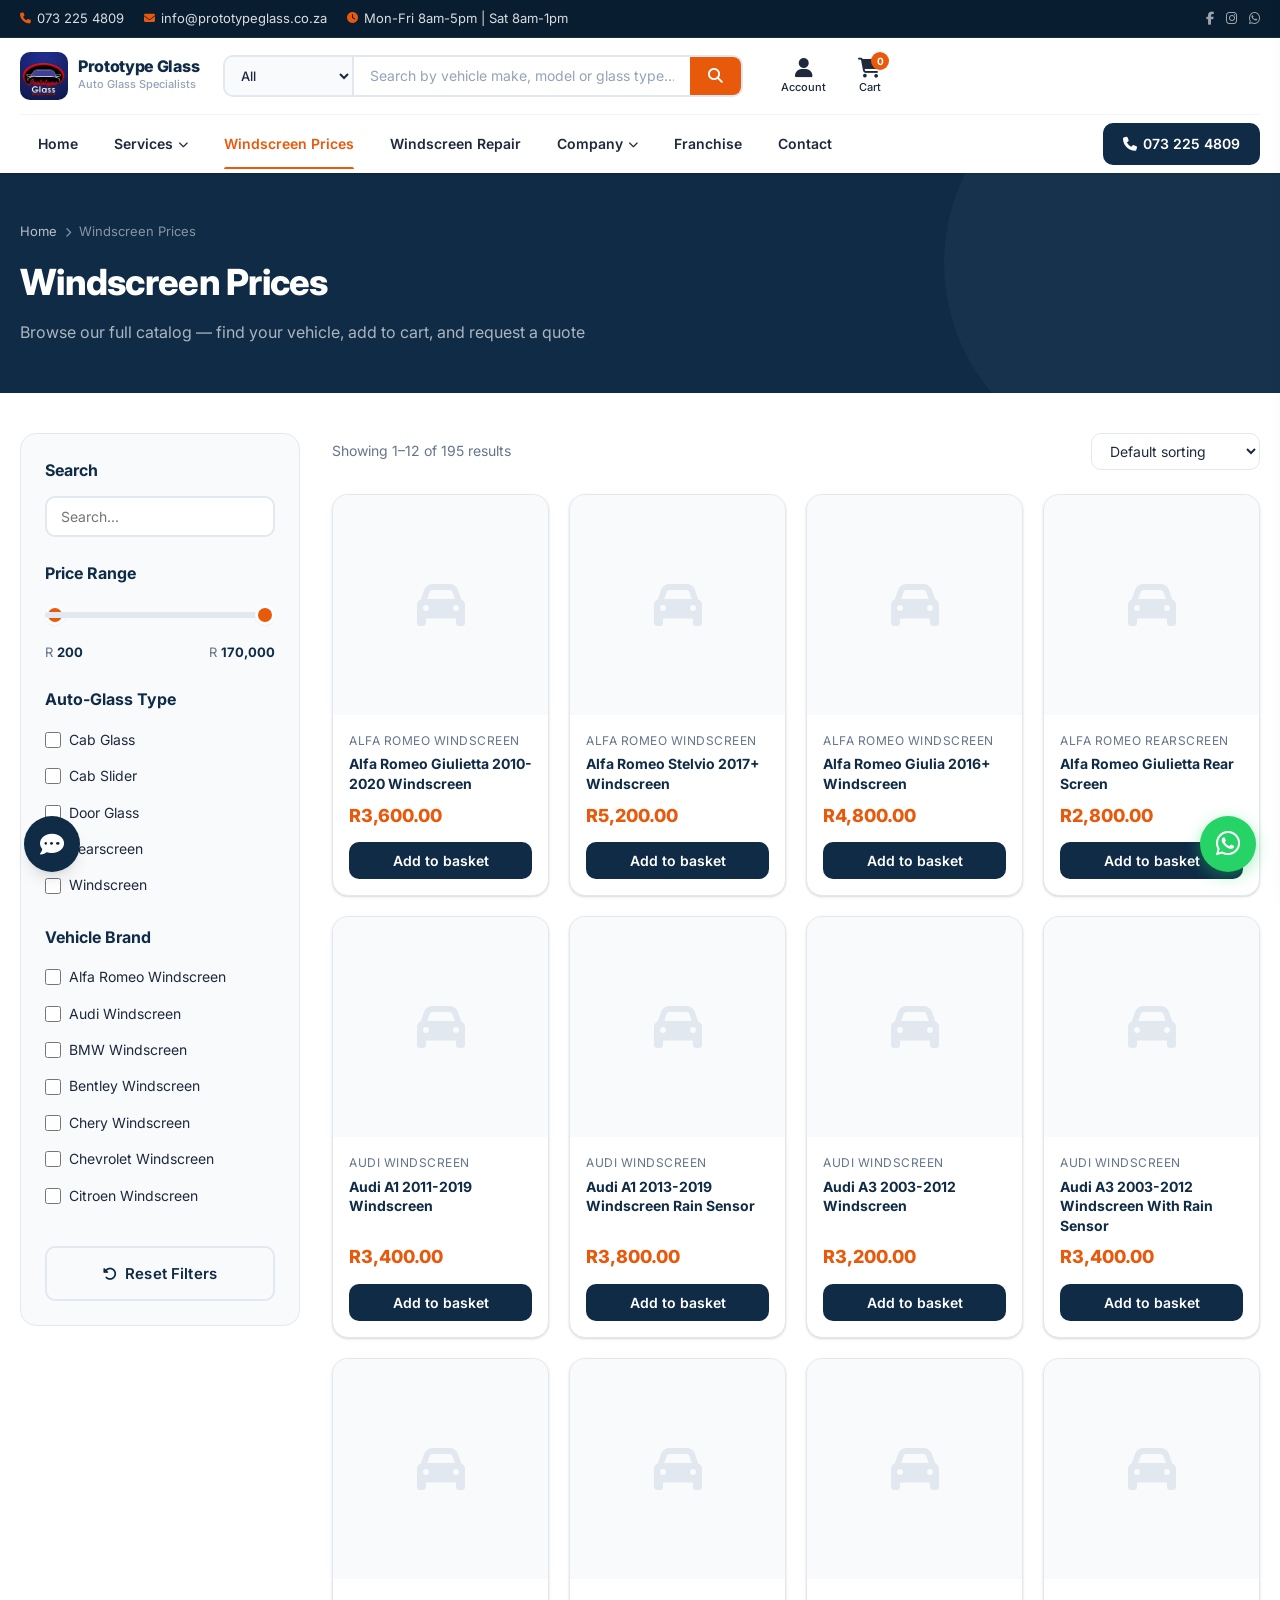
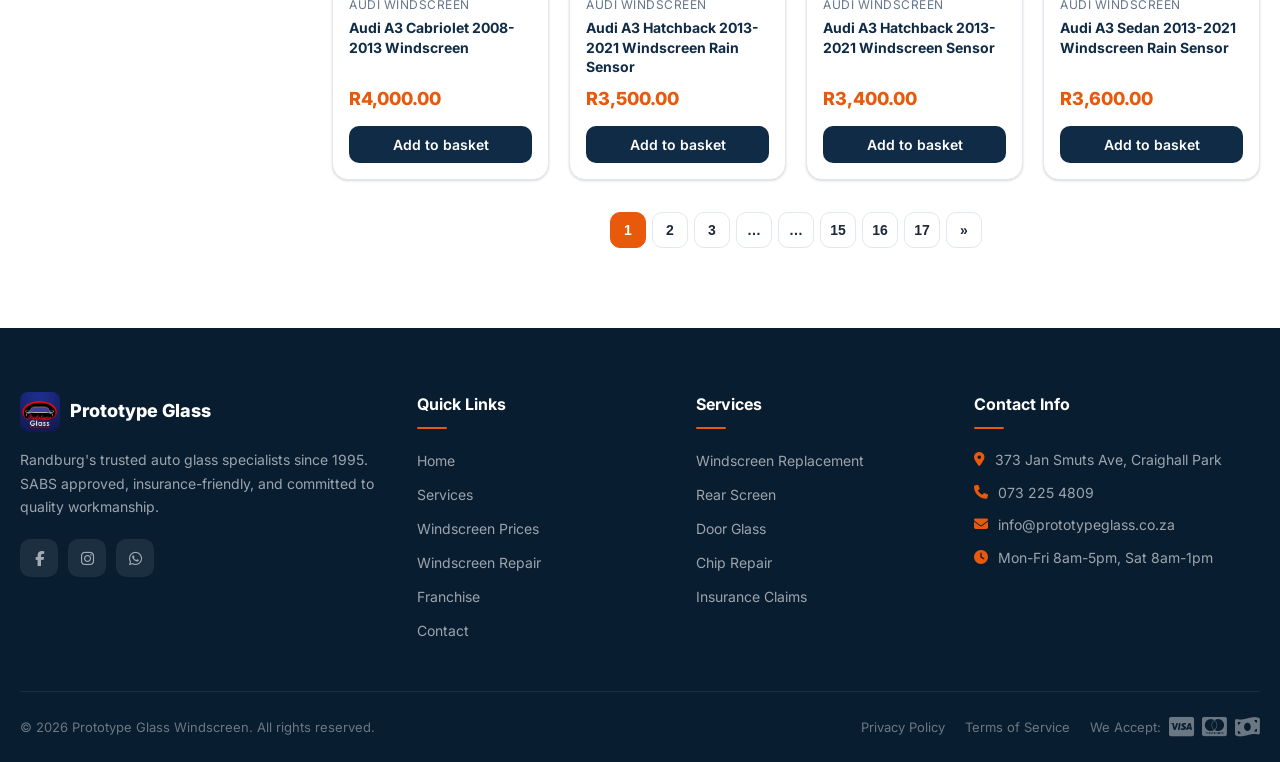
<file: windscreen-prices.html>
<!DOCTYPE html>
<html lang="en">
<head>
    <meta charset="UTF-8">
    <meta name="viewport" content="width=device-width, initial-scale=1.0">
    <meta name="description" content="Windscreen prices for all vehicle makes & models. Affordable SABS-approved auto glass from R1,500. Same-day fitting in Randburg.">
    <title>Windscreen Prices | Prototype Glass Windscreen - Randburg</title>
    <link rel="stylesheet" href="css/styles.css">
    <link rel="preconnect" href="https://fonts.googleapis.com">
    <link rel="preconnect" href="https://fonts.gstatic.com" crossorigin>
    <link href="https://fonts.googleapis.com/css2?family=Inter:wght@300;400;500;600;700;800&display=swap" rel="stylesheet">
    <link rel="stylesheet" href="https://cdnjs.cloudflare.com/ajax/libs/font-awesome/6.5.1/css/all.min.css">
</head>
<body>
    <!-- Top Bar -->
    <div class="top-bar">
        <div class="container">
            <div class="top-bar-inner">
                <div class="top-bar-left">
                    <a href="tel:0732254809"><i class="fas fa-phone"></i> 073 225 4809</a>
                    <a href="mailto:info@prototypeglass.co.za"><i class="fas fa-envelope"></i> info@prototypeglass.co.za</a>
                    <span class="top-bar-hours"><i class="fas fa-clock"></i> Mon-Fri 8am-5pm | Sat 8am-1pm</span>
                </div>
                <div class="top-bar-right">
                    <div class="top-bar-social">
                        <a href="#"><i class="fab fa-facebook-f"></i></a>
                        <a href="#"><i class="fab fa-instagram"></i></a>
                        <a href="#"><i class="fab fa-whatsapp"></i></a>
                    </div>
                </div>
            </div>
        </div>
    </div>

    <!-- Navigation -->
    <nav class="navbar" id="navbar">
        <div class="container">
            <div class="nav-wrapper">
                <a href="index.html" class="logo">
                    <img src="images/brands/logo.jpeg" alt="Prototype Glass Windscreen">
                    <div class="logo-text">
                        <span class="logo-name">Prototype Glass</span>
                        <span class="logo-tagline">Auto Glass Specialists</span>
                    </div>
                </a>
                <div class="nav-search" id="navSearch">
                    <form action="search.php" method="GET" class="search-form">
                        <select name="category" class="search-category">
                            <option value="all">All</option>
                            <option value="windscreen">Windscreens</option>
                            <option value="rear">Rear Glass</option>
                            <option value="door">Door Glass</option>
                            <option value="repair">Repairs</option>
                        </select>
                        <input type="text" name="q" placeholder="Search by vehicle make, model or glass type..." class="search-input" id="searchInput" autocomplete="off">
                        <button type="submit" class="search-btn"><i class="fas fa-search"></i></button>
                    </form>
                    <div class="search-results" id="searchResults"></div>
                </div>
                <div class="nav-actions">
                    <button class="nav-action-btn nav-account-btn" title="Account" id="accountToggleBtn"><i class="fas fa-user"></i><span>Account</span></button>
                    <button class="nav-action-btn nav-cart-btn" title="Cart" id="cartToggleBtn"><i class="fas fa-shopping-cart"></i><span>Cart</span><span class="cart-count" id="cartCount">0</span></button>
                </div>
                <button class="mobile-toggle" id="mobileToggle" aria-label="Menu"><span></span><span></span><span></span></button>
            </div>
            <div class="nav-menu-wrapper" id="navMenuWrapper">
                <ul class="nav-menu" id="navMenu">
                    <li><a href="index.html">Home</a></li>
                    <li class="has-dropdown">
                        <a href="services.html">Services <i class="fas fa-chevron-down"></i></a>
                        <div class="mega-dropdown">
                            <div class="mega-col">
                                <h4>Replacement</h4>
                                <a href="services.html#windscreen">Windscreen Replacement</a>
                                <a href="services.html#rear">Rear Screen Replacement</a>
                                <a href="services.html#door">Door Glass</a>
                                <a href="services.html#quarter">Quarter Glass</a>
                            </div>
                            <div class="mega-col">
                                <h4>Repair & More</h4>
                                <a href="services.html#chip">Chip Repair</a>
                                <a href="services.html#insurance">Insurance Claims</a>
                                <a href="services.html#calibration">ADAS Calibration</a>
                                <a href="services.html#tinting">Window Tinting</a>
                            </div>
                            <div class="mega-col mega-promo">
                                <img src="images/services/WhatsApp Image 2026-04-15 at 3.09.18 PM.jpeg" alt="Our Work">
                                <p>Premium quality auto glass for every vehicle</p>
                                <a href="services.html" class="mega-cta">View All Services</a>
                            </div>
                        </div>
                    </li>
                    <li><a href="windscreen-prices.html" class="active">Windscreen Prices</a></li>
                    <li><a href="windscreen-repair.html">Windscreen Repair</a></li>
                    <li class="has-dropdown">
                        <a href="#">Company <i class="fas fa-chevron-down"></i></a>
                        <div class="company-dropdown">
                            <a href="anti-smash-grab.html" class="company-drop-item">
                                <i class="fas fa-hand-fist"></i>
                                <div><strong>Anti-Smash & Grab</strong><span>Protect yourself and your property</span></div>
                            </a>
                            <a href="sell-your-glass.html" class="company-drop-item">
                                <i class="fas fa-money-bill-transfer"></i>
                                <div><strong>Sell Your Glass</strong><span>Make extra cash by selling your auto-glass</span></div>
                            </a>
                            <a href="about.html" class="company-drop-item">
                                <i class="fas fa-circle-info"></i>
                                <div><strong>About Us</strong><span>Get to know more about who we are</span></div>
                            </a>
                        </div>
                    </li>
                    <li><a href="franchise.html">Franchise</a></li>
                    <li><a href="contact.html">Contact</a></li>
                </ul>
                <div class="nav-menu-cta"><a href="tel:0732254809" class="nav-call-btn"><i class="fas fa-phone"></i> 073 225 4809</a></div>
            </div>
        </div>
    </nav>

    <!-- Page Header -->
    <section class="page-header">
        <div class="container">
            <div class="page-header-content">
                <div class="page-breadcrumb">
                    <a href="index.html">Home</a> <i class="fas fa-chevron-right" style="font-size:10px;"></i> <span>Windscreen Prices</span>
                </div>
                <h1>Windscreen Prices</h1>
                <p>Browse our full catalog — find your vehicle, add to cart, and request a quote</p>
            </div>
        </div>
    </section>

    <!-- Shop Catalog -->
    <section class="shop-section">
        <div class="container">
            <div class="shop-layout">

                <!-- Sidebar Filters -->
                <aside class="shop-sidebar" id="shopSidebar">
                    <button class="shop-sidebar-close" id="sidebarClose"><i class="fas fa-times"></i></button>

                    <div class="sidebar-block">
                        <label class="sidebar-label" for="shopSearch">Search</label>
                        <input type="text" id="shopSearch" class="sidebar-search" placeholder="Search...">
                    </div>

                    <div class="sidebar-block">
                        <label class="sidebar-label">Price Range</label>
                        <div class="price-range-wrap">
                            <input type="range" id="priceMin" class="price-slider" min="200" max="170000" value="200" step="100">
                            <input type="range" id="priceMax" class="price-slider" min="200" max="170000" value="170000" step="100">
                        </div>
                        <div class="price-range-values">
                            <span>R <strong id="priceMinVal">200</strong></span>
                            <span>R <strong id="priceMaxVal">170,000</strong></span>
                        </div>
                    </div>

                    <div class="sidebar-block">
                        <label class="sidebar-label">Auto-Glass Type</label>
                        <div class="sidebar-checks" id="typeFilters">
                            <label class="sidebar-check"><input type="checkbox" value="Cab Glass"> Cab Glass</label>
                            <label class="sidebar-check"><input type="checkbox" value="Cab Slider"> Cab Slider</label>
                            <label class="sidebar-check"><input type="checkbox" value="Door Glass"> Door Glass</label>
                            <label class="sidebar-check"><input type="checkbox" value="Rearscreen"> Rearscreen</label>
                            <label class="sidebar-check"><input type="checkbox" value="Windscreen"> Windscreen</label>
                        </div>
                    </div>

                    <div class="sidebar-block">
                        <label class="sidebar-label">Vehicle Brand</label>
                        <div class="sidebar-checks sidebar-checks-scroll" id="brandFilters">
                            <!-- populated by JS -->
                        </div>
                    </div>

                    <button class="btn btn-outline btn-block sidebar-reset" id="resetFilters"><i class="fas fa-rotate-left"></i> Reset Filters</button>
                </aside>

                <!-- Product Grid -->
                <div class="shop-main">
                    <div class="shop-toolbar">
                        <button class="shop-filter-toggle" id="filterToggle"><i class="fas fa-sliders"></i> Filters</button>
                        <span class="shop-result-count" id="resultCount">Showing 0 results</span>
                        <select class="shop-sort" id="shopSort">
                            <option value="default">Default sorting</option>
                            <option value="price-asc">Price: Low to High</option>
                            <option value="price-desc">Price: High to Low</option>
                            <option value="name-asc">Name: A to Z</option>
                            <option value="name-desc">Name: Z to A</option>
                        </select>
                    </div>
                    <div class="shop-grid" id="shopGrid">
                        <!-- populated by JS -->
                    </div>
                    <div class="shop-pagination" id="shopPagination"></div>
                </div>

            </div>
        </div>
    </section>

    <!-- Footer -->
    <footer class="footer">
        <div class="container">
            <div class="footer-top">
                <div class="footer-col footer-about">
                    <a href="index.html" class="footer-logo"><img src="images/brands/logo.jpeg" alt="Prototype Glass"><span>Prototype Glass</span></a>
                    <p>Randburg's trusted auto glass specialists since 1995. SABS approved, insurance-friendly, and committed to quality workmanship.</p>
                    <div class="footer-social">
                        <a href="#"><i class="fab fa-facebook-f"></i></a>
                        <a href="#"><i class="fab fa-instagram"></i></a>
                        <a href="https://wa.me/27732254809"><i class="fab fa-whatsapp"></i></a>
                    </div>
                </div>
                <div class="footer-col">
                    <h4>Quick Links</h4>
                    <ul><li><a href="index.html">Home</a></li><li><a href="services.html">Services</a></li><li><a href="windscreen-prices.html">Windscreen Prices</a></li><li><a href="windscreen-repair.html">Windscreen Repair</a></li><li><a href="franchise.html">Franchise</a></li><li><a href="contact.html">Contact</a></li></ul>
                </div>
                <div class="footer-col">
                    <h4>Services</h4>
                    <ul><li><a href="services.html#windscreen">Windscreen Replacement</a></li><li><a href="services.html#rear">Rear Screen</a></li><li><a href="services.html#door">Door Glass</a></li><li><a href="services.html#chip">Chip Repair</a></li><li><a href="services.html#insurance">Insurance Claims</a></li></ul>
                </div>
                <div class="footer-col">
                    <h4>Contact Info</h4>
                    <ul class="footer-contact">
                        <li><i class="fas fa-location-dot"></i> 373 Jan Smuts Ave, Craighall Park</li>
                        <li><i class="fas fa-phone"></i> <a href="tel:0732254809">073 225 4809</a></li>
                        <li><i class="fas fa-envelope"></i> <a href="mailto:info@prototypeglass.co.za">info@prototypeglass.co.za</a></li>
                        <li><i class="fas fa-clock"></i> Mon-Fri 8am-5pm, Sat 8am-1pm</li>
                    </ul>
                </div>
            </div>
            <div class="footer-bottom">
                <p>&copy; 2026 Prototype Glass Windscreen. All rights reserved.</p>
                <div class="footer-bottom-right">
                    <a href="#">Privacy Policy</a>
                    <a href="#">Terms of Service</a>
                    <div class="footer-payment"><span>We Accept:</span><i class="fab fa-cc-visa"></i><i class="fab fa-cc-mastercard"></i><i class="fas fa-money-bill-wave"></i></div>
                </div>
            </div>
        </div>
    </footer>

    <button id="scrollTop" class="scroll-top"><i class="fas fa-chevron-up"></i></button>

    <!-- Cart Drawer -->
    <div class="cart-overlay" id="cartOverlay"></div>
    <div class="cart-drawer" id="cartDrawer">
        <div class="cart-drawer-header">
            <h3><i class="fas fa-shopping-cart"></i> Your Cart</h3>
            <button class="cart-drawer-close" id="cartDrawerClose"><i class="fas fa-times"></i></button>
        </div>
        <div class="cart-drawer-body" id="cartDrawerBody">
            <div class="cart-empty" id="cartEmpty">
                <i class="fas fa-cart-plus"></i>
                <p>Your cart is empty</p>
                <span>Add services from our product listings</span>
            </div>
            <div class="cart-items" id="cartItems"></div>
        </div>
        <div class="cart-drawer-footer" id="cartDrawerFooter">
            <div class="cart-total">
                <span>Items:</span>
                <strong id="cartTotalCount">0</strong>
            </div>
            <a href="index.html#quote" class="btn btn-primary btn-block cart-checkout-btn" id="cartCheckoutBtn">
                <i class="fas fa-paper-plane"></i> Request Quote for All
            </a>
            <button class="cart-clear-btn" id="cartClearBtn">
                <i class="fas fa-trash"></i> Clear Cart
            </button>
        </div>
    </div>

    <a href="https://wa.me/27732254809" class="whatsapp-float" target="_blank"><i class="fab fa-whatsapp"></i></a>

    <!-- Chatbot -->
    <button id="chatbotToggle" class="chatbot-toggle" aria-label="Open chat">
        <i class="fas fa-comment-dots chatbot-open-icon"></i>
        <i class="fas fa-times chatbot-close-icon"></i>
    </button>
    <div id="chatbotWindow" class="chatbot-window">
        <div class="chatbot-header">
            <div class="chatbot-header-avatar"><i class="fas fa-headset"></i></div>
            <div class="chatbot-header-info">
                <h4>Prototype Glass</h4>
                <p>Get a quick quote</p>
            </div>
        </div>
        <div id="chatbotBody" class="chatbot-body"></div>
        <div id="chatbotFooter" class="chatbot-footer"></div>
    </div>

    <div class="account-overlay" id="accountOverlay"></div>
    <div class="account-modal" id="accountModal">
        <div class="account-modal-header">
            <h3 id="accountModalTitle"><i class="fas fa-user"></i> Sign In</h3>
            <button class="account-modal-close" id="accountModalClose"><i class="fas fa-times"></i></button>
        </div>
        <div class="account-modal-body">
            <form id="loginForm" class="account-form">
                <div class="form-group"><label for="loginEmail">Email Address</label><input type="email" id="loginEmail" required placeholder="you@example.com"></div>
                <div class="form-group"><label for="loginPassword">Password</label><input type="password" id="loginPassword" required placeholder="Your password" minlength="8"></div>
                <button type="submit" class="btn btn-primary btn-block">Sign In</button>
                <p class="account-switch">Don't have an account? <a href="#" id="showRegister">Create one</a></p>
            </form>
            <form id="registerForm" class="account-form" style="display:none;">
                <div class="form-group"><label for="regName">Full Name</label><input type="text" id="regName" required placeholder="John Doe"></div>
                <div class="form-group"><label for="regEmail">Email Address</label><input type="email" id="regEmail" required placeholder="you@example.com"></div>
                <div class="form-group"><label for="regPhone">Phone Number</label><input type="tel" id="regPhone" required placeholder="073 225 4809"></div>
                <div class="form-group"><label for="regPassword">Password</label><input type="password" id="regPassword" required placeholder="Min 8 characters" minlength="8"></div>
                <div class="form-group"><label for="regConfirm">Confirm Password</label><input type="password" id="regConfirm" required placeholder="Repeat password" minlength="8"></div>
                <button type="submit" class="btn btn-primary btn-block">Create Account</button>
                <p class="account-switch">Already have an account? <a href="#" id="showLogin">Sign in</a></p>
            </form>
            <div id="accountLoggedIn" class="account-logged-in" style="display:none;">
                <div class="account-avatar"><i class="fas fa-user-circle"></i></div>
                <h4 id="accountUserName">Welcome back!</h4>
                <p id="accountUserEmail"></p>
                <div class="account-menu">
                    <a href="#"><i class="fas fa-box"></i> My Orders</a>
                    <a href="#"><i class="fas fa-heart"></i> Wishlist</a>
                    <a href="#"><i class="fas fa-cog"></i> Settings</a>
                </div>
                <button class="btn btn-outline btn-block" id="accountLogout"><i class="fas fa-sign-out-alt"></i> Log Out</button>
            </div>
        </div>
    </div>

    <script src="js/main.js"></script>
</body>
</html>
</file>
<file: css/styles.css>
/* ============================================
   PROTOTYPE GLASS WINDSCREEN - E-COMMERCE CSS
   Professional Auto Glass Platform
   ============================================ */

/* === CSS Variables === */
:root {
    --primary: #0f2b46;
    --primary-dark: #091d30;
    --primary-light: #1a3d5c;
    --accent: #e8590c;
    --accent-hover: #d14b08;
    --accent-light: #fff4ed;
    --secondary: #0ea5e9;
    --secondary-light: #e0f2fe;
    --success: #16a34a;
    --warning: #f59e0b;
    --text: #1e293b;
    --text-light: #64748b;
    --text-muted: #94a3b8;
    --bg: #ffffff;
    --bg-light: #f8fafc;
    --bg-dark: #f1f5f9;
    --border: #e2e8f0;
    --border-light: #f1f5f9;
    --shadow-sm: 0 1px 2px rgba(0,0,0,0.05);
    --shadow: 0 1px 3px rgba(0,0,0,0.1), 0 1px 2px rgba(0,0,0,0.06);
    --shadow-md: 0 4px 6px -1px rgba(0,0,0,0.1), 0 2px 4px -2px rgba(0,0,0,0.1);
    --shadow-lg: 0 10px 15px -3px rgba(0,0,0,0.1), 0 4px 6px -4px rgba(0,0,0,0.1);
    --shadow-xl: 0 20px 25px -5px rgba(0,0,0,0.1), 0 8px 10px -6px rgba(0,0,0,0.1);
    --radius-sm: 6px;
    --radius: 10px;
    --radius-lg: 16px;
    --radius-xl: 24px;
    --transition: all 0.3s cubic-bezier(0.4, 0, 0.2, 1);
    --font: 'Inter', -apple-system, BlinkMacSystemFont, 'Segoe UI', sans-serif;
}

/* === Reset & Base === */
*, *::before, *::after {
    margin: 0;
    padding: 0;
    box-sizing: border-box;
}

html {
    scroll-behavior: smooth;
    -webkit-font-smoothing: antialiased;
}

body {
    font-family: var(--font);
    font-size: 15px;
    line-height: 1.6;
    color: var(--text);
    background: var(--bg);
    overflow-x: hidden;
}

img {
    max-width: 100%;
    height: auto;
    display: block;
}

a {
    text-decoration: none;
    color: inherit;
    transition: var(--transition);
}

ul { list-style: none; }

.container {
    max-width: 1280px;
    margin: 0 auto;
    padding: 0 20px;
}

/* === Buttons === */
.btn {
    display: inline-flex;
    align-items: center;
    gap: 8px;
    padding: 12px 28px;
    border-radius: var(--radius);
    font-weight: 600;
    font-size: 14px;
    border: 2px solid transparent;
    cursor: pointer;
    transition: var(--transition);
    font-family: var(--font);
    letter-spacing: 0.01em;
}
.btn i { font-size: 14px; }

.btn-primary {
    background: var(--accent);
    color: #fff;
    border-color: var(--accent);
}
.btn-primary:hover {
    background: var(--accent-hover);
    border-color: var(--accent-hover);
    transform: translateY(-2px);
    box-shadow: 0 6px 20px rgba(232, 89, 12, 0.35);
}

.btn-outline {
    background: transparent;
    color: var(--primary);
    border-color: var(--border);
}
.btn-outline:hover {
    border-color: var(--accent);
    color: var(--accent);
    transform: translateY(-2px);
}

.btn-outline-light {
    background: transparent;
    color: #fff;
    border-color: rgba(255,255,255,0.4);
}
.btn-outline-light:hover {
    background: #fff;
    color: var(--primary);
    border-color: #fff;
    transform: translateY(-2px);
}

.btn-lg {
    padding: 16px 36px;
    font-size: 15px;
    border-radius: var(--radius-lg);
}

.btn-sm {
    padding: 8px 18px;
    font-size: 13px;
    border-radius: var(--radius-sm);
}

.btn-block {
    width: 100%;
    justify-content: center;
    padding: 16px;
    font-size: 15px;
}

/* === Section Styling === */
.section-header {
    text-align: center;
    margin-bottom: 48px;
}

.section-badge {
    display: inline-block;
    background: var(--accent-light);
    color: var(--accent);
    padding: 6px 16px;
    border-radius: 50px;
    font-size: 13px;
    font-weight: 600;
    letter-spacing: 0.03em;
    text-transform: uppercase;
    margin-bottom: 12px;
}

.section-badge-light {
    background: rgba(255,255,255,0.15);
    color: #fff;
}

.section-header h2 {
    font-size: 36px;
    font-weight: 800;
    color: var(--primary);
    margin-bottom: 12px;
    letter-spacing: -0.02em;
    line-height: 1.2;
}

.section-header p {
    font-size: 16px;
    color: var(--text-light);
    max-width: 560px;
    margin: 0 auto;
}

/* ============================================
   TOP BAR
   ============================================ */
.top-bar {
    background: var(--primary-dark);
    color: rgba(255,255,255,0.85);
    font-size: 13px;
    padding: 8px 0;
    border-bottom: 1px solid rgba(255,255,255,0.08);
}

.top-bar-inner {
    display: flex;
    justify-content: space-between;
    align-items: center;
    flex-wrap: wrap;
    gap: 10px;
}

.top-bar-left {
    display: flex;
    align-items: center;
    gap: 20px;
}

.top-bar-left a {
    color: rgba(255,255,255,0.85);
    display: flex;
    align-items: center;
    gap: 6px;
}
.top-bar-left a:hover { color: var(--accent); }
.top-bar-left i { font-size: 11px; color: var(--accent); }

.top-bar-hours {
    display: flex;
    align-items: center;
    gap: 6px;
}
.top-bar-hours i { font-size: 11px; color: var(--accent); }

.top-bar-right {
    display: flex;
    align-items: center;
    gap: 20px;
}

.top-bar-social {
    display: flex;
    gap: 12px;
}
.top-bar-social a {
    color: rgba(255,255,255,0.6);
    font-size: 13px;
}
.top-bar-social a:hover { color: #fff; }

.top-bar-trust {
    display: flex;
    gap: 16px;
}
.top-bar-trust span {
    display: flex;
    align-items: center;
    gap: 5px;
    font-size: 12px;
    font-weight: 500;
}
.top-bar-trust i {
    color: var(--warning);
    font-size: 11px;
}

/* ============================================
   NAVBAR
   ============================================ */
.navbar {
    background: #fff;
    position: sticky;
    top: 0;
    z-index: 1000;
    box-shadow: var(--shadow);
    transition: var(--transition);
}

.navbar.scrolled {
    box-shadow: var(--shadow-lg);
}

.nav-wrapper {
    display: flex;
    align-items: center;
    gap: 24px;
    padding: 12px 0;
}

.logo {
    display: flex;
    align-items: center;
    gap: 10px;
    flex-shrink: 0;
}

.logo img {
    width: 48px;
    height: 48px;
    border-radius: 10px;
    object-fit: cover;
}

.logo-text {
    display: flex;
    flex-direction: column;
}

.logo-name {
    font-size: 16px;
    font-weight: 800;
    color: var(--primary);
    line-height: 1.1;
    letter-spacing: -0.02em;
}

.logo-tagline {
    font-size: 11px;
    color: var(--text-muted);
    font-weight: 500;
}

/* Search Bar */
.nav-search {
    flex: 1;
    max-width: 520px;
    position: relative;
}

.search-form {
    display: flex;
    border: 2px solid var(--border);
    border-radius: var(--radius);
    overflow: hidden;
    transition: var(--transition);
}

.search-form:focus-within {
    border-color: var(--accent);
    box-shadow: 0 0 0 3px rgba(232, 89, 12, 0.1);
}

.search-category {
    padding: 10px 12px;
    border: none;
    background: var(--bg-light);
    font-size: 13px;
    font-weight: 500;
    color: var(--text);
    border-right: 2px solid var(--border);
    cursor: pointer;
    font-family: var(--font);
    min-width: 110px;
}

.search-input {
    flex: 1;
    padding: 10px 16px;
    border: none;
    font-size: 14px;
    background: #fff;
    font-family: var(--font);
    color: var(--text);
    min-width: 0;
}
.search-input:focus { outline: none; }
.search-input::placeholder { color: var(--text-muted); }

.search-btn {
    padding: 10px 18px;
    background: var(--accent);
    border: none;
    color: #fff;
    cursor: pointer;
    font-size: 15px;
    transition: var(--transition);
}
.search-btn:hover { background: var(--accent-hover); }

.search-results {
    position: absolute;
    top: calc(100% + 4px);
    left: 0;
    right: 0;
    background: #fff;
    border-radius: var(--radius);
    box-shadow: var(--shadow-xl);
    display: none;
    z-index: 100;
    border: 1px solid var(--border);
    max-height: 320px;
    overflow-y: auto;
}

/* Nav Actions */
.nav-actions {
    display: flex;
    align-items: center;
    gap: 4px;
    flex-shrink: 0;
}

.nav-action-btn {
    display: flex;
    flex-direction: column;
    align-items: center;
    padding: 8px 14px;
    border-radius: var(--radius);
    color: var(--text);
    font-size: 11px;
    font-weight: 500;
    position: relative;
    transition: var(--transition);
}
.nav-action-btn i { font-size: 20px; margin-bottom: 2px; }
.nav-action-btn:hover {
    color: var(--accent);
    background: var(--accent-light);
}

.nav-cart-btn {
    position: relative;
    background: none;
    border: none;
    cursor: pointer;
    font-family: var(--font);
}

.cart-count {
    position: absolute;
    top: 2px;
    right: 6px;
    background: var(--accent);
    color: #fff;
    font-size: 10px;
    font-weight: 700;
    width: 18px;
    height: 18px;
    border-radius: 50%;
    display: flex;
    align-items: center;
    justify-content: center;
}

/* Cart Drawer */
.cart-overlay {
    position: fixed;
    inset: 0;
    background: rgba(0,0,0,0.5);
    z-index: 9998;
    opacity: 0;
    pointer-events: none;
    transition: opacity 0.3s ease;
}

.cart-overlay.open {
    opacity: 1;
    pointer-events: auto;
}

.cart-drawer {
    position: fixed;
    top: 0;
    right: -400px;
    width: 380px;
    max-width: 90vw;
    height: 100%;
    background: var(--bg);
    z-index: 9999;
    display: flex;
    flex-direction: column;
    box-shadow: -4px 0 24px rgba(0,0,0,0.15);
    transition: right 0.35s cubic-bezier(0.4, 0, 0.2, 1);
}

.cart-drawer.open {
    right: 0;
}

.cart-drawer-header {
    display: flex;
    align-items: center;
    justify-content: space-between;
    padding: 18px 20px;
    border-bottom: 1px solid var(--border);
    background: var(--primary);
    color: #fff;
}

.cart-drawer-header h3 {
    font-size: 16px;
    font-weight: 600;
    display: flex;
    align-items: center;
    gap: 8px;
}

.cart-drawer-close {
    background: none;
    border: none;
    color: #fff;
    font-size: 18px;
    cursor: pointer;
    padding: 4px;
    opacity: 0.8;
    transition: var(--transition);
}

.cart-drawer-close:hover {
    opacity: 1;
}

.cart-drawer-body {
    flex: 1;
    overflow-y: auto;
    padding: 16px;
}

.cart-empty {
    text-align: center;
    padding: 48px 20px;
    color: var(--text-muted);
}

.cart-empty i {
    font-size: 48px;
    margin-bottom: 12px;
    color: var(--border);
}

.cart-empty p {
    font-size: 16px;
    font-weight: 600;
    color: var(--text-light);
    margin-bottom: 4px;
}

.cart-empty span {
    font-size: 13px;
}

.cart-items {
    display: flex;
    flex-direction: column;
    gap: 10px;
}

.cart-item {
    display: flex;
    align-items: center;
    justify-content: space-between;
    padding: 12px 14px;
    background: var(--bg-light);
    border-radius: var(--radius);
    border: 1px solid var(--border-light);
    animation: chatFadeIn 0.3s ease;
}

.cart-item-info {
    flex: 1;
}

.cart-item-info h4 {
    font-size: 13px;
    font-weight: 600;
    color: var(--text);
    margin-bottom: 2px;
}

.cart-item-info span {
    font-size: 12px;
    color: var(--text-light);
}

.cart-item-price {
    font-size: 14px;
    font-weight: 700;
    color: var(--accent);
    margin-right: 12px;
    white-space: nowrap;
}

.cart-item-remove {
    background: none;
    border: none;
    color: var(--text-muted);
    cursor: pointer;
    font-size: 14px;
    padding: 4px;
    transition: var(--transition);
}

.cart-item-remove:hover {
    color: #dc2626;
}

.cart-drawer-footer {
    padding: 16px;
    border-top: 1px solid var(--border);
    display: flex;
    flex-direction: column;
    gap: 10px;
}

.cart-total {
    display: flex;
    justify-content: space-between;
    align-items: center;
    font-size: 15px;
    padding-bottom: 8px;
    border-bottom: 1px solid var(--border-light);
}

.cart-total strong {
    font-size: 16px;
    color: var(--primary);
}

.cart-checkout-btn {
    text-align: center;
    display: flex;
    align-items: center;
    justify-content: center;
    gap: 8px;
}

.cart-clear-btn {
    background: none;
    border: none;
    color: var(--text-muted);
    font-size: 12px;
    font-family: var(--font);
    cursor: pointer;
    padding: 6px;
    transition: var(--transition);
    text-align: center;
}

.cart-clear-btn:hover {
    color: #dc2626;
}

/* Mobile Toggle */
.mobile-toggle {
    display: none;
    flex-direction: column;
    gap: 5px;
    width: 28px;
    background: none;
    border: none;
    cursor: pointer;
    padding: 4px 0;
}
.mobile-toggle span {
    display: block;
    width: 100%;
    height: 2.5px;
    background: var(--primary);
    border-radius: 2px;
    transition: var(--transition);
}

/* Nav Menu */
.nav-menu-wrapper {
    border-top: 1px solid var(--border-light);
    display: flex;
    align-items: center;
}

.nav-menu {
    display: flex;
    align-items: center;
    gap: 0;
    padding: 0;
}

.nav-menu > li > a {
    display: flex;
    align-items: center;
    gap: 5px;
    padding: 14px 18px;
    font-size: 14px;
    font-weight: 600;
    color: var(--text);
    position: relative;
    transition: var(--transition);
}
.nav-menu > li > a i { font-size: 10px; }

.nav-menu > li > a::after {
    content: '';
    position: absolute;
    bottom: 0;
    left: 18px;
    right: 18px;
    height: 2.5px;
    background: var(--accent);
    border-radius: 2px 2px 0 0;
    transform: scaleX(0);
    transition: var(--transition);
}

.nav-menu > li > a:hover,
.nav-menu > li > a.active {
    color: var(--accent);
}

.nav-menu > li > a:hover::after,
.nav-menu > li > a.active::after {
    transform: scaleX(1);
}

.nav-menu-cta {
    margin-left: auto;
    padding: 8px 0;
}

.nav-call-btn {
    display: inline-flex;
    align-items: center;
    gap: 6px;
    padding: 10px 20px;
    background: var(--primary);
    color: #fff;
    border-radius: var(--radius);
    font-size: 14px;
    font-weight: 600;
}
.nav-call-btn:hover {
    background: var(--primary-light);
    transform: translateY(-1px);
}

/* Mega Dropdown */
.has-dropdown { position: relative; }

.mega-dropdown {
    position: absolute;
    top: 100%;
    left: 0;
    display: none;
    grid-template-columns: 1fr 1fr 200px;
    gap: 0;
    background: #fff;
    border-radius: 0 0 var(--radius-lg) var(--radius-lg);
    box-shadow: var(--shadow-xl);
    min-width: 580px;
    border: 1px solid var(--border);
    border-top: 3px solid var(--accent);
    z-index: 100;
    overflow: hidden;
}

.has-dropdown:hover .mega-dropdown {
    display: grid;
    animation: fadeDown 0.25s ease;
}

@keyframes fadeDown {
    from { opacity: 0; transform: translateY(-8px); }
    to { opacity: 1; transform: translateY(0); }
}

.mega-col {
    padding: 24px;
}

.mega-col h4 {
    font-size: 13px;
    font-weight: 700;
    color: var(--text-muted);
    text-transform: uppercase;
    letter-spacing: 0.05em;
    margin-bottom: 12px;
}

.mega-col a {
    display: block;
    padding: 7px 0;
    font-size: 14px;
    color: var(--text);
    font-weight: 500;
}
.mega-col a:hover { color: var(--accent); padding-left: 6px; }

.mega-promo {
    background: var(--bg-light);
    display: flex;
    flex-direction: column;
    align-items: center;
    text-align: center;
    gap: 10px;
}
.mega-promo img {
    width: 100%;
    height: 100px;
    object-fit: cover;
    border-radius: var(--radius);
}
.mega-promo p { font-size: 13px; color: var(--text-light); }
.mega-cta {
    font-size: 13px;
    font-weight: 600;
    color: var(--accent);
}

/* Company Dropdown */
.company-dropdown {
    position: absolute;
    top: 100%;
    left: 0;
    display: none;
    flex-direction: column;
    background: #fff;
    border-radius: 0 0 var(--radius-lg) var(--radius-lg);
    box-shadow: var(--shadow-xl);
    min-width: 340px;
    border: 1px solid var(--border);
    border-top: 3px solid var(--accent);
    z-index: 100;
    overflow: hidden;
}
.has-dropdown:hover .company-dropdown {
    display: flex;
    animation: fadeDown 0.25s ease;
}
.company-drop-item {
    display: flex;
    align-items: center;
    gap: 14px;
    padding: 16px 20px;
    color: var(--text);
    transition: var(--transition);
    border-bottom: 1px solid var(--border);
}
.company-drop-item:last-child { border-bottom: none; }
.company-drop-item:hover {
    background: var(--bg-light);
    color: var(--accent);
}
.company-drop-item > i {
    font-size: 22px;
    color: var(--accent);
    width: 28px;
    text-align: center;
    flex-shrink: 0;
}
.company-drop-item div { display: flex; flex-direction: column; }
.company-drop-item strong {
    font-size: 14px;
    font-weight: 600;
    line-height: 1.3;
}
.company-drop-item span {
    font-size: 12px;
    color: var(--text-light);
    font-weight: 400;
}

/* Account Modal */
.account-overlay {
    position: fixed;
    inset: 0;
    background: rgba(0,0,0,0.5);
    z-index: 1100;
    opacity: 0;
    visibility: hidden;
    transition: var(--transition);
}
.account-overlay.open { opacity: 1; visibility: visible; }

.account-modal {
    position: fixed;
    top: 0;
    right: -420px;
    width: 400px;
    max-width: 100%;
    height: 100vh;
    background: #fff;
    z-index: 1101;
    transition: right 0.35s ease;
    display: flex;
    flex-direction: column;
    box-shadow: var(--shadow-xl);
}
.account-modal.open { right: 0; }

.account-modal-header {
    display: flex;
    align-items: center;
    justify-content: space-between;
    padding: 20px 24px;
    border-bottom: 1px solid var(--border);
    background: var(--primary);
    color: #fff;
}
.account-modal-header h3 {
    font-size: 18px;
    font-weight: 600;
    display: flex;
    align-items: center;
    gap: 10px;
}
.account-modal-close {
    background: none;
    border: none;
    color: #fff;
    font-size: 20px;
    cursor: pointer;
    padding: 4px;
    opacity: 0.8;
}
.account-modal-close:hover { opacity: 1; }

.account-modal-body {
    padding: 24px;
    overflow-y: auto;
    flex: 1;
}

.account-form .form-group { margin-bottom: 16px; }
.account-form label {
    display: block;
    font-size: 13px;
    font-weight: 600;
    color: var(--text);
    margin-bottom: 6px;
}
.account-form input {
    width: 100%;
    padding: 12px 14px;
    border: 1px solid var(--border);
    border-radius: var(--radius);
    font-size: 14px;
    font-family: var(--font);
    transition: var(--transition);
}
.account-form input:focus {
    outline: none;
    border-color: var(--accent);
    box-shadow: 0 0 0 3px rgba(232,89,12,0.12);
}
.account-switch {
    text-align: center;
    margin-top: 16px;
    font-size: 14px;
    color: var(--text-light);
}
.account-switch a {
    color: var(--accent);
    font-weight: 600;
}

.account-logged-in {
    text-align: center;
    padding: 20px 0;
}
.account-avatar { font-size: 64px; color: var(--primary); margin-bottom: 12px; }
.account-logged-in h4 {
    font-size: 20px;
    font-weight: 700;
    color: var(--text);
    margin-bottom: 4px;
}
.account-logged-in > p {
    font-size: 14px;
    color: var(--text-light);
    margin-bottom: 24px;
}
.account-menu {
    display: flex;
    flex-direction: column;
    gap: 0;
    margin-bottom: 24px;
    border: 1px solid var(--border);
    border-radius: var(--radius);
    overflow: hidden;
}
.account-menu a {
    display: flex;
    align-items: center;
    gap: 12px;
    padding: 14px 18px;
    font-size: 14px;
    font-weight: 500;
    color: var(--text);
    border-bottom: 1px solid var(--border);
    transition: var(--transition);
}
.account-menu a:last-child { border-bottom: none; }
.account-menu a:hover {
    background: var(--bg-light);
    color: var(--accent);
}
.account-menu a i { font-size: 16px; color: var(--accent); width: 20px; text-align: center; }
.nav-account-btn {
    background: none;
    border: none;
    cursor: pointer;
    font-family: var(--font);
}

/* === Generic Section Spacing === */
.section {
    padding: 80px 0;
}
.section-alt {
    background: var(--bg-light);
}

/* CTA Section */
.cta-section {
    background: var(--primary);
    color: #fff;
    text-align: center;
}
.cta-content h2 {
    font-size: 32px;
    font-weight: 800;
    color: #fff;
    margin-bottom: 12px;
}
.cta-content p {
    font-size: 16px;
    color: rgba(255,255,255,0.7);
    margin-bottom: 28px;
    max-width: 560px;
    margin-left: auto;
    margin-right: auto;
}
.cta-buttons {
    display: flex;
    gap: 14px;
    justify-content: center;
    flex-wrap: wrap;
}

/* Content Grid (About / Anti-Smash / Sell) */
.content-grid {
    display: grid;
    grid-template-columns: 1fr 1fr;
    gap: 48px;
    align-items: center;
}
.content-text h2 {
    font-size: 28px;
    font-weight: 800;
    color: var(--primary);
    margin-bottom: 16px;
}
.content-text p {
    font-size: 15px;
    line-height: 1.7;
    color: var(--text-light);
    margin-bottom: 14px;
}
.highlight-box {
    display: flex;
    align-items: flex-start;
    gap: 16px;
    background: var(--bg-light);
    border-left: 4px solid var(--accent);
    padding: 20px;
    border-radius: 0 var(--radius) var(--radius) 0;
    margin-top: 20px;
}
.highlight-box > i { font-size: 24px; color: var(--accent); margin-top: 2px; flex-shrink: 0; }
.highlight-box strong {
    display: block;
    font-size: 15px;
    font-weight: 700;
    color: var(--text);
    margin-bottom: 4px;
}
.highlight-box p { margin-bottom: 0; font-size: 13px; }
.content-image { width: 100%; }
.placeholder-img {
    width: 100%;
    height: 320px;
    background: linear-gradient(135deg, var(--bg-light), #e2e8f0);
    border-radius: var(--radius-lg);
    display: flex;
    flex-direction: column;
    align-items: center;
    justify-content: center;
    gap: 12px;
    color: var(--text-muted);
}
.placeholder-img i { font-size: 48px; opacity: 0.4; }
.placeholder-img span { font-size: 14px; font-weight: 500; }

/* Benefits Grid */
.benefits-grid {
    display: grid;
    grid-template-columns: repeat(3, 1fr);
    gap: 24px;
}
.benefit-card {
    background: #fff;
    border-radius: var(--radius-lg);
    padding: 32px 24px;
    text-align: center;
    box-shadow: var(--shadow);
    transition: var(--transition);
}
.benefit-card:hover {
    transform: translateY(-4px);
    box-shadow: var(--shadow-lg);
}
.benefit-icon {
    width: 56px;
    height: 56px;
    margin: 0 auto 16px;
    background: var(--accent-light);
    border-radius: 50%;
    display: flex;
    align-items: center;
    justify-content: center;
}
.benefit-icon i { font-size: 24px; color: var(--accent); }
.benefit-card h3 {
    font-size: 17px;
    font-weight: 700;
    color: var(--primary);
    margin-bottom: 8px;
}
.benefit-card p {
    font-size: 14px;
    color: var(--text-light);
    line-height: 1.6;
}

/* Pricing Cards (Anti-Smash) */
.pricing-options {
    display: grid;
    grid-template-columns: repeat(3, 1fr);
    gap: 24px;
}
.pricing-card {
    background: #fff;
    border-radius: var(--radius-lg);
    padding: 32px 24px;
    text-align: center;
    border: 2px solid var(--border);
    position: relative;
    transition: var(--transition);
}
.pricing-card:hover { transform: translateY(-4px); box-shadow: var(--shadow-lg); }
.pricing-card.featured {
    border-color: var(--accent);
    box-shadow: var(--shadow-lg);
}
.pricing-badge {
    display: inline-block;
    background: var(--accent);
    color: #fff;
    font-size: 11px;
    font-weight: 700;
    text-transform: uppercase;
    padding: 4px 14px;
    border-radius: 20px;
    margin-bottom: 16px;
}
.pricing-card h3 {
    font-size: 20px;
    font-weight: 800;
    color: var(--primary);
    margin-bottom: 8px;
}
.pricing-price {
    font-size: 28px;
    font-weight: 800;
    color: var(--accent);
    margin-bottom: 20px;
}
.pricing-features {
    list-style: none;
    text-align: left;
    margin-bottom: 24px;
}
.pricing-features li {
    padding: 8px 0;
    font-size: 14px;
    color: var(--text-light);
    border-bottom: 1px solid var(--border);
    display: flex;
    align-items: center;
    gap: 8px;
}
.pricing-features li:last-child { border-bottom: none; }
.pricing-features i { color: var(--success); font-size: 12px; }

/* Steps Grid */
.steps-grid {
    display: grid;
    grid-template-columns: repeat(4, 1fr);
    gap: 24px;
}
.step-card {
    text-align: center;
    padding: 24px;
}
.step-number {
    width: 48px;
    height: 48px;
    border-radius: 50%;
    background: var(--accent);
    color: #fff;
    font-size: 20px;
    font-weight: 800;
    display: flex;
    align-items: center;
    justify-content: center;
    margin: 0 auto 16px;
}
.step-card h3 {
    font-size: 16px;
    font-weight: 700;
    color: var(--primary);
    margin-bottom: 8px;
}
.step-card p {
    font-size: 14px;
    color: var(--text-light);
    line-height: 1.6;
}

/* Stats Grid (About) */
.stats-grid {
    display: grid;
    grid-template-columns: repeat(4, 1fr);
    gap: 24px;
}
.stat-card {
    text-align: center;
    padding: 32px 16px;
    background: #fff;
    border-radius: var(--radius-lg);
    box-shadow: var(--shadow);
}
.stat-number {
    font-size: 36px;
    font-weight: 800;
    color: var(--accent);
    margin-bottom: 4px;
}
.stat-label {
    font-size: 14px;
    font-weight: 600;
    color: var(--text-light);
    text-transform: uppercase;
    letter-spacing: 0.03em;
}

/* About Details List */
.about-details {
    list-style: none;
    margin: 16px 0 24px;
}
.about-details li {
    display: flex;
    align-items: center;
    gap: 10px;
    padding: 10px 0;
    font-size: 15px;
    color: var(--text);
    border-bottom: 1px solid var(--border);
}
.about-details li i { color: var(--accent); width: 18px; text-align: center; }

/* Form Container */
.form-container {
    max-width: 720px;
    margin: 0 auto;
}

/* ============================================
   HERO
   ============================================ */
.hero {
    position: relative;
    min-height: 600px;
    display: flex;
    align-items: center;
    overflow: hidden;
    background: var(--primary-dark);
}

.hero-slider {
    position: absolute;
    inset: 0;
    z-index: 1;
}

.hero-slide {
    position: absolute;
    inset: 0;
    background-size: cover;
    background-position: center;
    opacity: 0;
    transition: opacity 1s ease;
}
.hero-slide.active { opacity: 1; }

.hero-overlay {
    position: absolute;
    inset: 0;
    background: linear-gradient(135deg, rgba(15, 43, 70, 0.92) 0%, rgba(15, 43, 70, 0.75) 50%, rgba(15, 43, 70, 0.6) 100%);
    z-index: 2;
}

.hero > .container {
    position: relative;
    z-index: 3;
    width: 100%;
    padding: 80px 20px;
}

.hero-content {
    max-width: 680px;
}

.hero-badge-top {
    display: flex;
    gap: 12px;
    margin-bottom: 24px;
    flex-wrap: wrap;
}

.hero-badge-top span {
    display: inline-flex;
    align-items: center;
    gap: 6px;
    background: rgba(255,255,255,0.12);
    backdrop-filter: blur(8px);
    color: #fff;
    padding: 8px 16px;
    border-radius: 50px;
    font-size: 13px;
    font-weight: 600;
    border: 1px solid rgba(255,255,255,0.15);
}
.hero-badge-top span i { color: var(--warning); }

.hero h1 {
    font-size: 52px;
    font-weight: 800;
    color: #fff;
    line-height: 1.1;
    letter-spacing: -0.03em;
    margin-bottom: 20px;
}

.text-accent { color: var(--accent); }

.hero-desc {
    font-size: 17px;
    color: rgba(255,255,255,0.8);
    line-height: 1.7;
    margin-bottom: 32px;
    max-width: 560px;
}

.hero-cta {
    display: flex;
    gap: 14px;
    flex-wrap: wrap;
    margin-bottom: 48px;
}

.hero-stats {
    display: flex;
    align-items: center;
    gap: 32px;
    flex-wrap: wrap;
}

.hero-stat {
    text-align: left;
}

.hero-stat strong {
    display: block;
    font-size: 22px;
    font-weight: 800;
    color: #fff;
}
.hero-stat strong i { color: var(--warning); font-size: 16px; }

.hero-stat span {
    font-size: 13px;
    color: rgba(255,255,255,0.6);
    font-weight: 500;
}

.hero-stat-divider {
    width: 1px;
    height: 40px;
    background: rgba(255,255,255,0.2);
}

.hero-slider-nav {
    position: absolute;
    bottom: 28px;
    left: 50%;
    transform: translateX(-50%);
    z-index: 10;
    display: flex;
    gap: 8px;
}

.slider-dot {
    width: 10px;
    height: 10px;
    border-radius: 50%;
    background: rgba(255,255,255,0.35);
    border: none;
    cursor: pointer;
    transition: var(--transition);
}
.slider-dot.active {
    background: var(--accent);
    width: 28px;
    border-radius: 5px;
}

/* ============================================
   TRUST BAR
   ============================================ */
.trust-bar {
    background: var(--bg-light);
    border-bottom: 1px solid var(--border);
    padding: 20px 0;
}

.trust-items {
    display: grid;
    grid-template-columns: repeat(4, 1fr);
    gap: 20px;
}

.trust-item {
    display: flex;
    align-items: center;
    gap: 14px;
    padding: 8px 0;
}

.trust-item > i {
    font-size: 28px;
    color: var(--accent);
    width: 36px;
    text-align: center;
    flex-shrink: 0;
}

.trust-item strong {
    display: block;
    font-size: 14px;
    font-weight: 700;
    color: var(--primary);
}

.trust-item span {
    font-size: 12px;
    color: var(--text-muted);
}

/* ============================================
   SERVICE CATEGORIES
   ============================================ */
.categories {
    padding: 80px 0;
}

.category-grid {
    display: grid;
    grid-template-columns: repeat(4, 1fr);
    gap: 20px;
}

.category-card {
    position: relative;
    border-radius: var(--radius-lg);
    overflow: hidden;
    display: block;
    aspect-ratio: 3/4;
}

.category-card-wide {
    grid-column: span 2;
    aspect-ratio: auto;
}

.category-img {
    position: absolute;
    inset: 0;
}

.category-img img {
    width: 100%;
    height: 100%;
    object-fit: cover;
    transition: transform 0.6s ease;
}

.category-card:hover .category-img img {
    transform: scale(1.08);
}

.category-overlay {
    position: absolute;
    inset: 0;
    background: linear-gradient(to top, rgba(0,0,0,0.85) 0%, rgba(0,0,0,0.2) 50%, rgba(0,0,0,0.05) 100%);
}

.category-info {
    position: absolute;
    bottom: 0;
    left: 0;
    right: 0;
    padding: 24px;
    z-index: 2;
    color: #fff;
}

.category-info h3 {
    font-size: 18px;
    font-weight: 700;
    margin-bottom: 4px;
}

.category-info p {
    font-size: 14px;
    color: rgba(255,255,255,0.75);
    margin-bottom: 8px;
}

.category-link {
    font-size: 13px;
    font-weight: 600;
    color: var(--accent);
    display: inline-flex;
    align-items: center;
    gap: 6px;
    transition: var(--transition);
}

.category-card:hover .category-link {
    gap: 10px;
}

/* ============================================
   PRODUCTS / FEATURED SERVICES
   ============================================ */
.products {
    padding: 80px 0;
    background: var(--bg-light);
}

.product-tabs {
    display: flex;
    justify-content: center;
    gap: 8px;
    margin-bottom: 40px;
    flex-wrap: wrap;
}

.product-tab {
    padding: 10px 24px;
    border: 2px solid var(--border);
    border-radius: 50px;
    background: #fff;
    font-size: 14px;
    font-weight: 600;
    color: var(--text);
    cursor: pointer;
    transition: var(--transition);
    font-family: var(--font);
}

.product-tab:hover {
    border-color: var(--accent);
    color: var(--accent);
}

.product-tab.active {
    background: var(--accent);
    border-color: var(--accent);
    color: #fff;
}

.product-grid {
    display: grid;
    grid-template-columns: repeat(3, 1fr);
    gap: 24px;
}

.product-card {
    background: #fff;
    border-radius: var(--radius-lg);
    overflow: hidden;
    box-shadow: var(--shadow);
    transition: var(--transition);
    border: 1px solid var(--border-light);
}

.product-card:hover {
    transform: translateY(-6px);
    box-shadow: var(--shadow-xl);
}

.product-card-img {
    position: relative;
    height: 220px;
    overflow: hidden;
}

.product-card-img img {
    width: 100%;
    height: 100%;
    object-fit: cover;
    transition: transform 0.5s ease;
}

.product-card:hover .product-card-img img {
    transform: scale(1.05);
}

.product-card-badge {
    position: absolute;
    top: 14px;
    left: 14px;
    background: var(--accent);
    color: #fff;
    padding: 4px 12px;
    border-radius: 50px;
    font-size: 11px;
    font-weight: 700;
    text-transform: uppercase;
    letter-spacing: 0.05em;
}

.product-card-body {
    padding: 20px;
}

.product-card-body h3 {
    font-size: 17px;
    font-weight: 700;
    color: var(--primary);
    margin-bottom: 8px;
}

.product-card-body p {
    font-size: 13px;
    color: var(--text-light);
    margin-bottom: 16px;
    line-height: 1.6;
}

.product-features {
    display: flex;
    flex-wrap: wrap;
    gap: 6px;
    margin-bottom: 18px;
}

.product-feature {
    background: var(--bg-light);
    color: var(--text);
    padding: 4px 10px;
    border-radius: 50px;
    font-size: 12px;
    font-weight: 500;
    display: inline-flex;
    align-items: center;
    gap: 4px;
}
.product-feature i {
    color: var(--success);
    font-size: 10px;
}

.product-card-footer {
    display: flex;
    align-items: center;
    justify-content: space-between;
    padding-top: 16px;
    border-top: 1px solid var(--border-light);
}

.product-price {
    font-size: 12px;
    color: var(--text-muted);
}
.product-price strong {
    display: block;
    font-size: 20px;
    color: var(--accent);
    font-weight: 800;
}

.btn-add-quote {
    display: inline-flex;
    align-items: center;
    gap: 6px;
    padding: 10px 20px;
    background: var(--primary);
    color: #fff;
    border-radius: var(--radius);
    font-size: 13px;
    font-weight: 600;
    border: none;
    cursor: pointer;
    transition: var(--transition);
    font-family: var(--font);
}
.btn-add-quote:hover {
    background: var(--accent);
    transform: translateY(-2px);
}

.products-footer {
    text-align: center;
    margin-top: 48px;
}

/* ============================================
   PROCESS / HOW IT WORKS
   ============================================ */
.process {
    padding: 80px 0;
    background: #fff;
}

.process-timeline {
    display: flex;
    align-items: flex-start;
    justify-content: center;
    gap: 0;
    flex-wrap: wrap;
}

.process-step {
    text-align: center;
    flex: 1;
    max-width: 240px;
    position: relative;
}

.process-icon {
    width: 80px;
    height: 80px;
    border-radius: 50%;
    background: var(--accent-light);
    display: flex;
    align-items: center;
    justify-content: center;
    margin: 0 auto 20px;
    position: relative;
    transition: var(--transition);
}
.process-icon i {
    font-size: 28px;
    color: var(--accent);
}

.process-num {
    position: absolute;
    top: -6px;
    right: -6px;
    width: 28px;
    height: 28px;
    background: var(--primary);
    color: #fff;
    border-radius: 50%;
    font-size: 12px;
    font-weight: 800;
    display: flex;
    align-items: center;
    justify-content: center;
}

.process-step:hover .process-icon {
    background: var(--accent);
    transform: translateY(-4px);
    box-shadow: 0 8px 24px rgba(232, 89, 12, 0.3);
}
.process-step:hover .process-icon i { color: #fff; }

.process-step h3 {
    font-size: 17px;
    font-weight: 700;
    color: var(--primary);
    margin-bottom: 8px;
}

.process-step p {
    font-size: 13px;
    color: var(--text-light);
    line-height: 1.6;
    padding: 0 10px;
}

.process-connector {
    width: 60px;
    height: 2px;
    background: var(--border);
    margin-top: 40px;
    flex-shrink: 0;
    position: relative;
}
.process-connector::after {
    content: '';
    position: absolute;
    right: -4px;
    top: -4px;
    width: 0;
    height: 0;
    border-top: 5px solid transparent;
    border-bottom: 5px solid transparent;
    border-left: 8px solid var(--border);
}

/* ============================================
   BRANDS SECTION
   ============================================ */
.brands-section {
    padding: 80px 0;
    background: var(--bg-light);
}

.brands-showcase {
    display: grid;
    grid-template-columns: repeat(3, 1fr);
    gap: 20px;
}

.brand-item {
    position: relative;
    border-radius: var(--radius-lg);
    overflow: hidden;
    height: 240px;
    cursor: pointer;
}

.brand-item img {
    width: 100%;
    height: 100%;
    object-fit: cover;
    transition: transform 0.5s ease;
}

.brand-item:hover img {
    transform: scale(1.08);
}

.brand-overlay {
    position: absolute;
    inset: 0;
    background: linear-gradient(to top, rgba(15, 43, 70, 0.9) 0%, rgba(15, 43, 70, 0.3) 50%, transparent 100%);
    display: flex;
    flex-direction: column;
    align-items: center;
    justify-content: flex-end;
    padding: 24px;
    color: #fff;
    text-align: center;
    transition: var(--transition);
}

.brand-item:hover .brand-overlay {
    background: linear-gradient(to top, rgba(15, 43, 70, 0.95) 0%, rgba(15, 43, 70, 0.5) 100%);
}

.brand-overlay h4 {
    font-size: 20px;
    font-weight: 700;
    margin-bottom: 4px;
}

.brand-overlay span {
    font-size: 13px;
    color: rgba(255,255,255,0.7);
    margin-bottom: 14px;
}

.brands-note {
    text-align: center;
    margin-top: 32px;
    font-size: 15px;
    color: var(--text-light);
}
.brands-note a {
    color: var(--accent);
    font-weight: 600;
}
.brands-note a:hover { text-decoration: underline; }

/* ============================================
   TESTIMONIALS
   ============================================ */
.testimonials {
    padding: 80px 0;
}

.testimonial-slider {
    display: grid;
    grid-template-columns: repeat(3, 1fr);
    gap: 24px;
}

.testimonial-card {
    background: #fff;
    padding: 32px;
    border-radius: var(--radius-lg);
    border: 1px solid var(--border);
    transition: var(--transition);
}

.testimonial-card:hover {
    box-shadow: var(--shadow-lg);
    transform: translateY(-4px);
    border-color: transparent;
}

.testimonial-stars {
    margin-bottom: 16px;
}
.testimonial-stars i { color: var(--warning); font-size: 16px; }

.testimonial-card > p {
    font-size: 15px;
    color: var(--text);
    line-height: 1.7;
    margin-bottom: 24px;
    font-style: italic;
}

.testimonial-author {
    display: flex;
    align-items: center;
    gap: 12px;
}

.author-avatar {
    width: 44px;
    height: 44px;
    border-radius: 50%;
    background: var(--primary);
    color: #fff;
    display: flex;
    align-items: center;
    justify-content: center;
    font-weight: 700;
    font-size: 14px;
}

.testimonial-author strong {
    display: block;
    font-size: 14px;
    font-weight: 700;
    color: var(--primary);
}

.testimonial-author span {
    font-size: 12px;
    color: var(--text-muted);
}

/* ============================================
   QUOTE SECTION
   ============================================ */
.quote-section {
    padding: 80px 0;
    background: var(--primary);
    position: relative;
    overflow: hidden;
}

.quote-section::before {
    content: '';
    position: absolute;
    top: -50%;
    right: -10%;
    width: 600px;
    height: 600px;
    border-radius: 50%;
    background: rgba(255,255,255,0.03);
}

.quote-wrapper {
    display: grid;
    grid-template-columns: 1fr 1fr;
    gap: 48px;
    align-items: start;
    position: relative;
    z-index: 1;
}

.quote-info {
    color: #fff;
}

.quote-info h2 {
    font-size: 36px;
    font-weight: 800;
    margin-bottom: 16px;
    letter-spacing: -0.02em;
}

.quote-info > p {
    font-size: 16px;
    color: rgba(255,255,255,0.7);
    margin-bottom: 32px;
    line-height: 1.7;
}

.quote-features {
    display: grid;
    gap: 16px;
    margin-bottom: 36px;
}

.quote-feature {
    display: flex;
    align-items: center;
    gap: 12px;
    font-size: 15px;
}
.quote-feature i { color: var(--success); font-size: 18px; }

.quote-contact p {
    font-size: 14px;
    color: rgba(255,255,255,0.5);
    margin-bottom: 14px;
}

.quote-phone,
.quote-whatsapp {
    display: inline-flex;
    align-items: center;
    gap: 8px;
    padding: 12px 24px;
    border-radius: var(--radius);
    font-weight: 600;
    font-size: 14px;
    transition: var(--transition);
    margin-right: 10px;
    margin-bottom: 8px;
}

.quote-phone {
    background: rgba(255,255,255,0.1);
    color: #fff;
    border: 1px solid rgba(255,255,255,0.2);
}
.quote-phone:hover { background: rgba(255,255,255,0.2); }

.quote-whatsapp {
    background: #25d366;
    color: #fff;
}
.quote-whatsapp:hover { background: #20bd5a; }

.quote-form-card {
    background: #fff;
    border-radius: var(--radius-lg);
    overflow: hidden;
    box-shadow: var(--shadow-xl);
}

.quote-form-header {
    background: var(--bg-light);
    padding: 18px 28px;
    border-bottom: 1px solid var(--border);
}

.quote-form-header h3 {
    font-size: 16px;
    font-weight: 700;
    color: var(--primary);
    display: flex;
    align-items: center;
    gap: 8px;
}
.quote-form-header i { color: var(--accent); }

.quote-form-card form {
    padding: 28px;
}

.form-row {
    display: grid;
    grid-template-columns: 1fr 1fr;
    gap: 16px;
}

.form-group {
    margin-bottom: 16px;
}

.form-group label {
    display: block;
    font-size: 13px;
    font-weight: 600;
    color: var(--text);
    margin-bottom: 6px;
}

.required { color: var(--accent); }

.form-group input,
.form-group select,
.form-group textarea {
    width: 100%;
    padding: 12px 14px;
    border: 1.5px solid var(--border);
    border-radius: var(--radius);
    font-size: 14px;
    font-family: var(--font);
    color: var(--text);
    background: #fff;
    transition: var(--transition);
}

.form-group input:focus,
.form-group select:focus,
.form-group textarea:focus {
    outline: none;
    border-color: var(--accent);
    box-shadow: 0 0 0 3px rgba(232, 89, 12, 0.1);
}

.form-group input::placeholder,
.form-group textarea::placeholder {
    color: var(--text-muted);
}

.form-group textarea { resize: vertical; }

.form-disclaimer {
    text-align: center;
    font-size: 12px;
    color: var(--text-muted);
    margin-top: 12px;
}
.form-disclaimer a { color: var(--accent); }

/* ============================================
   LOCATION
   ============================================ */
.location-section {
    padding: 80px 0;
}

.location-grid {
    display: grid;
    grid-template-columns: 1fr 1fr;
    gap: 48px;
    align-items: start;
}

.location-info h2 {
    font-size: 32px;
    font-weight: 800;
    color: var(--primary);
    margin-bottom: 28px;
}

.location-details {
    display: grid;
    gap: 20px;
    margin-bottom: 28px;
}

.location-detail {
    display: flex;
    gap: 16px;
    align-items: start;
}

.location-detail > i {
    font-size: 20px;
    color: var(--accent);
    width: 24px;
    text-align: center;
    margin-top: 2px;
    flex-shrink: 0;
}

.location-detail strong {
    display: block;
    font-size: 14px;
    font-weight: 700;
    color: var(--primary);
    margin-bottom: 2px;
}

.location-detail p {
    font-size: 14px;
    color: var(--text-light);
    line-height: 1.6;
}
.location-detail a { color: var(--accent); }
.location-detail a:hover { text-decoration: underline; }

.location-map {
    height: 420px;
    border-radius: var(--radius-lg);
    overflow: hidden;
    box-shadow: var(--shadow-lg);
}

.location-map iframe {
    border-radius: var(--radius-lg);
}

/* ============================================
   NEWSLETTER
   ============================================ */
.newsletter {
    padding: 48px 0;
    background: var(--bg-light);
    border-top: 1px solid var(--border);
    border-bottom: 1px solid var(--border);
}

.newsletter-inner {
    display: flex;
    align-items: center;
    justify-content: space-between;
    gap: 40px;
}

.newsletter-text h3 {
    font-size: 20px;
    font-weight: 700;
    color: var(--primary);
    display: flex;
    align-items: center;
    gap: 8px;
    margin-bottom: 4px;
}
.newsletter-text h3 i { color: var(--accent); }
.newsletter-text p {
    font-size: 14px;
    color: var(--text-light);
}

.newsletter-form {
    display: flex;
    gap: 0;
    flex-shrink: 0;
}

.newsletter-form input {
    padding: 14px 20px;
    border: 2px solid var(--border);
    border-right: none;
    border-radius: var(--radius) 0 0 var(--radius);
    font-size: 14px;
    width: 300px;
    font-family: var(--font);
    transition: var(--transition);
}
.newsletter-form input:focus {
    outline: none;
    border-color: var(--accent);
}

.newsletter-form .btn {
    border-radius: 0 var(--radius) var(--radius) 0;
}

/* ============================================
   FOOTER
   ============================================ */
.footer {
    background: var(--primary-dark);
    color: rgba(255,255,255,0.75);
    padding: 64px 0 0;
}

.footer-top {
    display: grid;
    grid-template-columns: 1.5fr 1fr 1fr 1.2fr;
    gap: 40px;
    padding-bottom: 48px;
    border-bottom: 1px solid rgba(255,255,255,0.08);
}

.footer-logo {
    display: flex;
    align-items: center;
    gap: 10px;
    margin-bottom: 16px;
}

.footer-logo img {
    width: 40px;
    height: 40px;
    border-radius: 8px;
    object-fit: cover;
}

.footer-logo span {
    font-size: 18px;
    font-weight: 800;
    color: #fff;
}

.footer-about p {
    font-size: 14px;
    line-height: 1.7;
    margin-bottom: 20px;
    color: rgba(255,255,255,0.6);
}

.footer-social {
    display: flex;
    gap: 10px;
}

.footer-social a {
    width: 38px;
    height: 38px;
    border-radius: var(--radius);
    background: rgba(255,255,255,0.08);
    display: flex;
    align-items: center;
    justify-content: center;
    color: rgba(255,255,255,0.6);
    font-size: 15px;
    transition: var(--transition);
}
.footer-social a:hover {
    background: var(--accent);
    color: #fff;
    transform: translateY(-2px);
}

.footer-col h4 {
    color: #fff;
    font-size: 16px;
    font-weight: 700;
    margin-bottom: 20px;
    position: relative;
    padding-bottom: 12px;
}
.footer-col h4::after {
    content: '';
    position: absolute;
    bottom: 0;
    left: 0;
    width: 30px;
    height: 2px;
    background: var(--accent);
    border-radius: 2px;
}

.footer-col ul { display: grid; gap: 10px; }

.footer-col ul li a {
    font-size: 14px;
    color: rgba(255,255,255,0.6);
    display: inline-block;
    transition: var(--transition);
}
.footer-col ul li a:hover {
    color: var(--accent);
    padding-left: 4px;
}

.footer-contact li {
    display: flex;
    align-items: start;
    gap: 10px;
    font-size: 14px;
    color: rgba(255,255,255,0.6);
}
.footer-contact li i {
    color: var(--accent);
    font-size: 14px;
    margin-top: 3px;
    flex-shrink: 0;
}

.footer-bottom {
    display: flex;
    justify-content: space-between;
    align-items: center;
    flex-wrap: wrap;
    gap: 16px;
    padding: 24px 0;
}

.footer-bottom p {
    font-size: 13px;
    color: rgba(255,255,255,0.4);
}

.footer-bottom-right {
    display: flex;
    align-items: center;
    gap: 20px;
}

.footer-bottom-right a {
    font-size: 13px;
    color: rgba(255,255,255,0.4);
}
.footer-bottom-right a:hover { color: var(--accent); }

.footer-payment {
    display: flex;
    align-items: center;
    gap: 8px;
    color: rgba(255,255,255,0.4);
    font-size: 13px;
}
.footer-payment i { font-size: 22px; }

/* ============================================
   SCROLL TO TOP
   ============================================ */
.scroll-top {
    position: fixed;
    bottom: 90px;
    right: 24px;
    width: 44px;
    height: 44px;
    border-radius: 50%;
    background: var(--primary);
    color: #fff;
    border: none;
    cursor: pointer;
    font-size: 16px;
    display: flex;
    align-items: center;
    justify-content: center;
    opacity: 0;
    visibility: hidden;
    transform: translateY(12px);
    transition: var(--transition);
    z-index: 999;
    box-shadow: var(--shadow-lg);
}

.scroll-top.visible {
    opacity: 1;
    visibility: visible;
    transform: translateY(0);
}

.scroll-top:hover {
    background: var(--accent);
    transform: translateY(-2px);
}

/* WhatsApp Float */
.whatsapp-float {
    position: fixed;
    bottom: 28px;
    right: 24px;
    width: 56px;
    height: 56px;
    border-radius: 50%;
    background: #25d366;
    color: #fff;
    display: flex;
    align-items: center;
    justify-content: center;
    font-size: 28px;
    box-shadow: 0 4px 16px rgba(37, 211, 102, 0.4);
    z-index: 999;
    transition: var(--transition);
    animation: whatsappPulse 2s infinite;
}

.whatsapp-float:hover {
    transform: scale(1.1);
    box-shadow: 0 6px 24px rgba(37, 211, 102, 0.5);
}

@keyframes whatsappPulse {
    0%, 100% { box-shadow: 0 4px 16px rgba(37, 211, 102, 0.4); }
    50% { box-shadow: 0 4px 24px rgba(37, 211, 102, 0.6); }
}

/* ============================================
   ANIMATIONS
   ============================================ */
.fade-in {
    opacity: 0;
    transform: translateY(24px);
    transition: opacity 0.6s ease, transform 0.6s ease;
}

.fade-in.visible {
    opacity: 1;
    transform: translateY(0);
}

/* ============================================
   FRANCHISE PAGE
   ============================================ */
.franchise-why {
    padding: 80px 0;
    background: var(--bg-light);
}

.franchise-reasons {
    display: grid;
    grid-template-columns: repeat(2, 1fr);
    gap: 20px;
    max-width: 900px;
    margin: 0 auto;
}

.franchise-reason {
    display: flex;
    align-items: flex-start;
    gap: 16px;
    background: var(--bg);
    padding: 24px;
    border-radius: var(--radius-lg);
    border: 1px solid var(--border-light);
    transition: var(--transition);
}

.franchise-reason:hover {
    box-shadow: var(--shadow-md);
    border-color: var(--border);
}

.franchise-reason-number {
    width: 44px;
    height: 44px;
    min-width: 44px;
    border-radius: 50%;
    background: var(--primary);
    color: #fff;
    display: flex;
    align-items: center;
    justify-content: center;
    font-weight: 800;
    font-size: 14px;
}

.franchise-reason h3 {
    font-size: 16px;
    font-weight: 700;
    margin-bottom: 6px;
    color: var(--text);
}

.franchise-reason p {
    font-size: 13px;
    color: var(--text-light);
    line-height: 1.6;
}

.franchise-steps {
    padding: 80px 0;
}

.franchise-steps-grid {
    display: grid;
    grid-template-columns: repeat(5, 1fr);
    gap: 20px;
}

.franchise-step {
    text-align: center;
    padding: 28px 16px;
    position: relative;
}

.franchise-step::after {
    content: '';
    position: absolute;
    top: 38px;
    right: -14px;
    width: 28px;
    height: 2px;
    background: var(--border);
}

.franchise-step:last-child::after {
    display: none;
}

.franchise-step-icon {
    width: 56px;
    height: 56px;
    border-radius: 50%;
    background: var(--accent-light);
    color: var(--accent);
    display: flex;
    align-items: center;
    justify-content: center;
    font-size: 22px;
    margin: 0 auto 16px;
}

.franchise-step h3 {
    font-size: 15px;
    font-weight: 700;
    margin-bottom: 8px;
    color: var(--text);
}

.franchise-step p {
    font-size: 13px;
    color: var(--text-light);
    line-height: 1.5;
}

@media (max-width: 768px) {
    .franchise-reasons {
        grid-template-columns: 1fr;
    }
    .franchise-steps-grid {
        grid-template-columns: 1fr;
        max-width: 360px;
        margin: 0 auto;
    }
    .franchise-step::after {
        display: none;
    }
}

/* ============================================
   PAGE HEADERS (Subpages)
   ============================================ */
.page-header {
    background: var(--primary);
    color: #fff;
    padding: 48px 0;
    position: relative;
    overflow: hidden;
}

.page-header::before {
    content: '';
    position: absolute;
    top: -50%;
    right: -5%;
    width: 400px;
    height: 400px;
    border-radius: 50%;
    background: rgba(255,255,255,0.03);
}

.page-header-content {
    position: relative;
    z-index: 1;
}

.page-breadcrumb {
    display: flex;
    align-items: center;
    gap: 8px;
    font-size: 13px;
    color: rgba(255,255,255,0.5);
    margin-bottom: 12px;
}

.page-breadcrumb a {
    color: rgba(255,255,255,0.7);
}
.page-breadcrumb a:hover { color: var(--accent); }

.page-header h1 {
    font-size: 36px;
    font-weight: 800;
    letter-spacing: -0.02em;
}

.page-header p {
    font-size: 16px;
    color: rgba(255,255,255,0.65);
    margin-top: 8px;
}

/* ============================================
   SERVICES PAGE
   ============================================ */
.service-catalog {
    padding: 80px 0;
}

.service-card-detail {
    display: grid;
    grid-template-columns: 400px 1fr;
    gap: 40px;
    align-items: start;
    padding: 40px 0;
    border-bottom: 1px solid var(--border);
}

.service-card-detail:nth-child(even) {
    direction: rtl;
}
.service-card-detail:nth-child(even) > * {
    direction: ltr;
}

.service-detail-img {
    border-radius: var(--radius-lg);
    overflow: hidden;
    height: 280px;
}

.service-detail-img img {
    width: 100%;
    height: 100%;
    object-fit: cover;
}

.service-detail-content h3 {
    font-size: 24px;
    font-weight: 800;
    color: var(--primary);
    margin-bottom: 12px;
}

.service-detail-content p {
    font-size: 15px;
    color: var(--text-light);
    line-height: 1.7;
    margin-bottom: 20px;
}

.service-price-tag {
    display: inline-flex;
    align-items: baseline;
    gap: 4px;
    background: var(--accent-light);
    padding: 8px 20px;
    border-radius: var(--radius);
    margin-bottom: 20px;
}

.service-price-tag span {
    font-size: 13px;
    color: var(--text-light);
}

.service-price-tag strong {
    font-size: 24px;
    color: var(--accent);
    font-weight: 800;
}

.service-checklist {
    display: grid;
    grid-template-columns: 1fr 1fr;
    gap: 10px;
    margin-bottom: 24px;
}

.service-checklist li {
    display: flex;
    align-items: center;
    gap: 8px;
    font-size: 14px;
    color: var(--text);
}
.service-checklist li i {
    color: var(--success);
    font-size: 14px;
}

/* ============================================
   ABOUT PAGE
   ============================================ */
.about-hero {
    padding: 80px 0;
}

.about-grid {
    display: grid;
    grid-template-columns: 1fr 1fr;
    gap: 48px;
    align-items: center;
}

.about-content h2 {
    font-size: 32px;
    font-weight: 800;
    color: var(--primary);
    margin-bottom: 16px;
}

.about-content p {
    font-size: 15px;
    color: var(--text-light);
    line-height: 1.8;
    margin-bottom: 16px;
}

.about-stats {
    display: grid;
    grid-template-columns: repeat(3, 1fr);
    gap: 20px;
    margin-top: 32px;
}

.about-stat {
    text-align: center;
    padding: 20px;
    background: var(--bg-light);
    border-radius: var(--radius);
}

.about-stat strong {
    display: block;
    font-size: 28px;
    font-weight: 800;
    color: var(--accent);
}

.about-stat span {
    font-size: 13px;
    color: var(--text-muted);
}

.about-img {
    border-radius: var(--radius-lg);
    overflow: hidden;
    height: 400px;
}

.about-img img {
    width: 100%;
    height: 100%;
    object-fit: cover;
}

.values-section {
    padding: 80px 0;
    background: var(--bg-light);
}

.values-grid {
    display: grid;
    grid-template-columns: repeat(3, 1fr);
    gap: 24px;
}

.value-card {
    background: #fff;
    padding: 32px;
    border-radius: var(--radius-lg);
    text-align: center;
    transition: var(--transition);
    border: 1px solid var(--border-light);
}

.value-card:hover {
    transform: translateY(-4px);
    box-shadow: var(--shadow-lg);
}

.value-card i {
    font-size: 36px;
    color: var(--accent);
    margin-bottom: 16px;
}

.value-card h3 {
    font-size: 17px;
    font-weight: 700;
    color: var(--primary);
    margin-bottom: 8px;
}

.value-card p {
    font-size: 14px;
    color: var(--text-light);
    line-height: 1.6;
}

/* ============================================
   GALLERY PAGE
   ============================================ */
.gallery-section {
    padding: 80px 0;
}

.gallery-filters {
    display: flex;
    justify-content: center;
    gap: 8px;
    margin-bottom: 40px;
    flex-wrap: wrap;
}

.filter-btn {
    padding: 10px 22px;
    border: 2px solid var(--border);
    border-radius: 50px;
    background: #fff;
    font-size: 14px;
    font-weight: 600;
    color: var(--text);
    cursor: pointer;
    transition: var(--transition);
    font-family: var(--font);
}

.filter-btn:hover {
    border-color: var(--accent);
    color: var(--accent);
}

.filter-btn.active {
    background: var(--accent);
    border-color: var(--accent);
    color: #fff;
}

.gallery-grid {
    display: grid;
    grid-template-columns: repeat(3, 1fr);
    gap: 20px;
}

.gallery-item {
    position: relative;
    border-radius: var(--radius-lg);
    overflow: hidden;
    height: 280px;
    cursor: pointer;
}

.gallery-item img {
    width: 100%;
    height: 100%;
    object-fit: cover;
    transition: transform 0.5s ease;
}

.gallery-item:hover img {
    transform: scale(1.08);
}

.gallery-item-overlay {
    position: absolute;
    inset: 0;
    background: linear-gradient(to top, rgba(15, 43, 70, 0.9) 0%, transparent 60%);
    opacity: 0;
    transition: var(--transition);
    display: flex;
    flex-direction: column;
    justify-content: flex-end;
    padding: 20px;
    color: #fff;
}

.gallery-item:hover .gallery-item-overlay {
    opacity: 1;
}

.gallery-item-overlay h4 {
    font-size: 16px;
    font-weight: 700;
}

.gallery-item-overlay span {
    font-size: 13px;
    color: rgba(255,255,255,0.7);
}

/* ============================================
   CONTACT PAGE
   ============================================ */
.contact-section {
    padding: 80px 0;
}

.contact-cards-grid {
    display: grid;
    grid-template-columns: repeat(4, 1fr);
    gap: 20px;
    margin-bottom: 60px;
}

.contact-card {
    text-align: center;
    padding: 32px 20px;
    background: #fff;
    border-radius: var(--radius-lg);
    border: 1px solid var(--border);
    transition: var(--transition);
}

.contact-card:hover {
    border-color: var(--accent);
    transform: translateY(-4px);
    box-shadow: var(--shadow-lg);
}

.contact-card i {
    font-size: 32px;
    color: var(--accent);
    margin-bottom: 16px;
}

.contact-card h3 {
    font-size: 16px;
    font-weight: 700;
    color: var(--primary);
    margin-bottom: 8px;
}

.contact-card p {
    font-size: 14px;
    color: var(--text-light);
    line-height: 1.6;
}

.contact-card a {
    color: var(--accent);
    font-weight: 600;
}

/* FAQ */
.faq-section {
    padding: 80px 0;
    background: var(--bg-light);
}

.faq-grid {
    max-width: 800px;
    margin: 0 auto;
    display: grid;
    gap: 12px;
}

.faq-item {
    background: #fff;
    border-radius: var(--radius);
    border: 1px solid var(--border);
    overflow: hidden;
}

.faq-question {
    width: 100%;
    padding: 18px 24px;
    background: none;
    border: none;
    text-align: left;
    font-size: 15px;
    font-weight: 600;
    color: var(--primary);
    cursor: pointer;
    display: flex;
    justify-content: space-between;
    align-items: center;
    font-family: var(--font);
    transition: var(--transition);
}

.faq-question:hover { color: var(--accent); }

.faq-question i {
    font-size: 12px;
    transition: transform 0.3s ease;
    color: var(--text-muted);
}

.faq-item.active .faq-question i {
    transform: rotate(180deg);
    color: var(--accent);
}

.faq-answer {
    max-height: 0;
    overflow: hidden;
    transition: max-height 0.3s ease;
    padding: 0 24px;
}

.faq-item.active .faq-answer {
    max-height: 200px;
    padding: 0 24px 18px;
}

.faq-answer p {
    font-size: 14px;
    color: var(--text-light);
    line-height: 1.7;
}

/* ============================================
   RESPONSIVE
   ============================================ */
@media (max-width: 1024px) {
    .category-grid {
        grid-template-columns: repeat(2, 1fr);
    }
    .category-card { aspect-ratio: 4/3; }
    .category-card-wide { grid-column: span 2; }

    .product-grid { grid-template-columns: repeat(2, 1fr); }

    .brands-showcase { grid-template-columns: repeat(2, 1fr); }

    .footer-top {
        grid-template-columns: repeat(2, 1fr);
    }
}

@media (max-width: 768px) {
    .top-bar-hours,
    .top-bar-trust { display: none; }

    .nav-search { display: none; }

    .nav-wrapper {
        flex-wrap: wrap;
    }

    .mobile-toggle {
        display: flex;
        order: 3;
    }

    .nav-actions {
        order: 2;
        margin-left: auto;
    }

    .nav-menu-wrapper {
        display: none;
        width: 100%;
        order: 4;
        flex-direction: column;
    }

    .nav-menu-wrapper.active {
        display: flex;
    }

    .nav-menu {
        flex-direction: column;
        width: 100%;
    }

    .nav-menu > li > a {
        padding: 14px 0;
        border-bottom: 1px solid var(--border-light);
    }

    .nav-menu > li > a::after { display: none; }

    .mega-dropdown {
        position: static;
        display: none;
        grid-template-columns: 1fr;
        min-width: 100%;
        box-shadow: none;
        border: none;
        border-top: none;
    }

    .has-dropdown.open .mega-dropdown {
        display: grid;
    }

    .mega-promo { display: none; }

    .nav-menu-cta {
        margin-left: 0;
        padding: 16px 0;
    }

    .hero { min-height: 500px; }
    .hero > .container { padding: 60px 20px; }
    .hero h1 { font-size: 32px; }
    .hero-desc { font-size: 15px; }
    .hero-cta { flex-direction: column; }
    .hero-cta .btn { width: 100%; justify-content: center; }
    .hero-stats { gap: 20px; }
    .hero-stat-divider { display: none; }

    .trust-items {
        grid-template-columns: repeat(2, 1fr);
        gap: 16px;
    }

    .categories { padding: 60px 0; }
    .category-grid { grid-template-columns: 1fr 1fr; gap: 12px; }
    .category-card-wide { grid-column: span 2; }

    .products { padding: 60px 0; }
    .product-grid { grid-template-columns: 1fr; }

    .process { padding: 60px 0; }
    .process-timeline { flex-direction: column; align-items: center; }
    .process-connector {
        width: 2px;
        height: 40px;
        margin-top: 0;
    }
    .process-connector::after {
        right: auto;
        left: -4px;
        top: auto;
        bottom: -4px;
        border-left: 5px solid transparent;
        border-right: 5px solid transparent;
        border-top: 8px solid var(--border);
        border-bottom: none;
    }

    .brands-section { padding: 60px 0; }
    .brands-showcase { grid-template-columns: 1fr; }
    .brand-item { height: 200px; }

    .testimonials { padding: 60px 0; }
    .testimonial-slider { grid-template-columns: 1fr; }

    .quote-section { padding: 60px 0; }
    .quote-wrapper { grid-template-columns: 1fr; }
    .quote-info h2 { font-size: 28px; }
    .form-row { grid-template-columns: 1fr; }

    .location-section { padding: 60px 0; }
    .location-grid { grid-template-columns: 1fr; }
    .location-map { height: 300px; }

    .newsletter-inner { flex-direction: column; text-align: center; }
    .newsletter-form { width: 100%; }
    .newsletter-form input { flex: 1; width: auto; min-width: 0; }

    .footer-top { grid-template-columns: 1fr; }
    .footer-bottom { flex-direction: column; text-align: center; }
    .footer-bottom-right { flex-direction: column; gap: 12px; }

    .section-header h2 { font-size: 28px; }

    .service-card-detail { grid-template-columns: 1fr; }
    .service-card-detail:nth-child(even) { direction: ltr; }

    .about-grid { grid-template-columns: 1fr; }
    .about-stats { grid-template-columns: repeat(3, 1fr); }
    .values-grid { grid-template-columns: 1fr; }

    .gallery-grid { grid-template-columns: repeat(2, 1fr); }

    .contact-cards-grid { grid-template-columns: repeat(2, 1fr); }
}

@media (max-width: 480px) {
    .trust-items { grid-template-columns: 1fr; }
    .category-grid { grid-template-columns: 1fr; }
    .category-card-wide { grid-column: span 1; }
    .about-stats { grid-template-columns: 1fr; }
    .gallery-grid { grid-template-columns: 1fr; }
    .contact-cards-grid { grid-template-columns: 1fr; }
    .hero h1 { font-size: 28px; }
    .hero-badge-top { flex-direction: column; }
}

/* ============================================
   SHOP CATALOG - Windscreen Prices Page
   ============================================ */
.shop-section { padding: 40px 0 80px; }

.shop-layout {
    display: grid;
    grid-template-columns: 280px 1fr;
    gap: 32px;
    align-items: start;
}

.shop-sidebar {
    background: var(--bg-light);
    border-radius: var(--radius-lg);
    padding: 24px;
    border: 1px solid var(--border);
    position: sticky;
    top: 100px;
}

.shop-sidebar-close {
    display: none;
    position: absolute;
    top: 12px;
    right: 12px;
    background: none;
    border: none;
    font-size: 20px;
    cursor: pointer;
    color: var(--text-light);
}

.sidebar-block { margin-bottom: 24px; }

.sidebar-label {
    display: block;
    font-size: 16px;
    font-weight: 700;
    color: var(--primary);
    margin-bottom: 12px;
}

.sidebar-search {
    width: 100%;
    padding: 10px 14px;
    border: 2px solid var(--border);
    border-radius: var(--radius);
    font-size: 14px;
    font-family: inherit;
    background: #fff;
    transition: var(--transition);
}

.sidebar-search:focus { outline: none; border-color: var(--accent); }

.price-range-wrap {
    position: relative;
    height: 36px;
    margin-bottom: 8px;
}

.price-slider {
    -webkit-appearance: none;
    appearance: none;
    width: 100%;
    height: 6px;
    background: var(--border);
    border-radius: 3px;
    position: absolute;
    top: 14px;
    pointer-events: none;
}

.price-slider::-webkit-slider-thumb {
    -webkit-appearance: none;
    appearance: none;
    width: 20px;
    height: 20px;
    border-radius: 50%;
    background: var(--accent);
    cursor: pointer;
    pointer-events: all;
    border: 3px solid #fff;
    box-shadow: var(--shadow-sm);
}

.price-slider::-moz-range-thumb {
    width: 20px;
    height: 20px;
    border-radius: 50%;
    background: var(--accent);
    cursor: pointer;
    pointer-events: all;
    border: 3px solid #fff;
    box-shadow: var(--shadow-sm);
}

.price-range-values {
    display: flex;
    justify-content: space-between;
    font-size: 13px;
    color: var(--text-light);
}

.price-range-values strong { color: var(--primary); font-weight: 700; }

.sidebar-checks { display: flex; flex-direction: column; gap: 6px; }

.sidebar-checks-scroll {
    max-height: 260px;
    overflow-y: auto;
    padding-right: 6px;
}

.sidebar-checks-scroll::-webkit-scrollbar { width: 5px; }
.sidebar-checks-scroll::-webkit-scrollbar-track { background: transparent; }
.sidebar-checks-scroll::-webkit-scrollbar-thumb { background: var(--border); border-radius: 3px; }

.sidebar-check {
    display: flex;
    align-items: center;
    gap: 8px;
    font-size: 14px;
    color: var(--text);
    cursor: pointer;
    padding: 4px 0;
}

.sidebar-check input[type="checkbox"] {
    width: 16px;
    height: 16px;
    accent-color: var(--accent);
    cursor: pointer;
    flex-shrink: 0;
}

.sidebar-reset { margin-top: 8px; }

.shop-toolbar {
    display: flex;
    align-items: center;
    gap: 16px;
    margin-bottom: 24px;
    flex-wrap: wrap;
}

.shop-filter-toggle {
    display: none;
    align-items: center;
    gap: 6px;
    padding: 8px 16px;
    border: 1px solid var(--border);
    border-radius: var(--radius);
    background: #fff;
    font-size: 14px;
    font-weight: 600;
    cursor: pointer;
    color: var(--primary);
}

.shop-result-count { font-size: 14px; color: var(--text-light); flex: 1; }

.shop-sort {
    padding: 8px 14px;
    border: 1px solid var(--border);
    border-radius: var(--radius);
    font-size: 14px;
    font-family: inherit;
    background: #fff;
    color: var(--text);
    cursor: pointer;
}

.shop-grid {
    display: grid;
    grid-template-columns: repeat(4, 1fr);
    gap: 20px;
}

.product-card {
    background: #fff;
    border-radius: var(--radius-lg);
    border: 1px solid var(--border);
    overflow: hidden;
    transition: var(--transition);
    display: flex;
    flex-direction: column;
}

.product-card:hover {
    transform: translateY(-4px);
    box-shadow: var(--shadow-lg);
}

.product-card-img {
    width: 100%;
    aspect-ratio: 4/3;
    background: var(--bg-light);
    display: flex;
    align-items: center;
    justify-content: center;
    overflow: hidden;
    padding: 16px;
}

.product-card-img img { max-width: 100%; max-height: 100%; object-fit: contain; }

.product-card-img .product-placeholder { font-size: 48px; color: var(--border); }

.product-card-body {
    padding: 16px;
    flex: 1;
    display: flex;
    flex-direction: column;
}

.product-card-brand {
    font-size: 12px;
    color: var(--text-light);
    text-transform: uppercase;
    letter-spacing: 0.5px;
    margin-bottom: 4px;
}

.product-card-title {
    font-size: 14px;
    font-weight: 700;
    color: var(--primary);
    line-height: 1.4;
    margin-bottom: 8px;
    flex: 1;
}

.product-card-price {
    font-size: 18px;
    font-weight: 800;
    color: var(--accent);
    margin-bottom: 12px;
}

.product-card .btn-add-cart {
    display: flex;
    align-items: center;
    justify-content: center;
    gap: 8px;
    width: 100%;
    padding: 10px 16px;
    border: none;
    border-radius: var(--radius);
    background: var(--primary);
    color: #fff;
    font-size: 14px;
    font-weight: 600;
    font-family: inherit;
    cursor: pointer;
    transition: var(--transition);
}

.product-card .btn-add-cart:hover { background: var(--primary-light); }
.product-card .btn-add-cart.added { background: var(--success); pointer-events: none; }

.shop-pagination {
    display: flex;
    align-items: center;
    justify-content: center;
    gap: 6px;
    margin-top: 32px;
}

.shop-pagination button {
    min-width: 36px;
    height: 36px;
    border: 1px solid var(--border);
    border-radius: var(--radius);
    background: #fff;
    color: var(--text);
    font-size: 14px;
    font-weight: 600;
    cursor: pointer;
    transition: var(--transition);
}

.shop-pagination button:hover { border-color: var(--accent); color: var(--accent); }
.shop-pagination button.active { background: var(--accent); color: #fff; border-color: var(--accent); }

.btn-block { display: flex; width: 100%; justify-content: center; text-align: center; }

@media (max-width: 1024px) {
    .shop-grid { grid-template-columns: repeat(3, 1fr); }
}

@media (max-width: 768px) {
    .shop-layout { grid-template-columns: 1fr; }
    .shop-sidebar {
        display: none;
        position: fixed;
        top: 0; left: 0; right: 0; bottom: 0;
        z-index: 1100;
        border-radius: 0;
        overflow-y: auto;
        padding: 60px 24px 24px;
    }
    .shop-sidebar.open { display: block; }
    .shop-sidebar-close { display: block; }
    .shop-filter-toggle { display: flex; }
    .shop-grid { grid-template-columns: repeat(2, 1fr); }
}

@media (max-width: 480px) {
    .shop-grid { grid-template-columns: 1fr; }
}

/* ============================================
   REPAIR GUIDE - Repair vs Replace
   ============================================ */
.repair-guide { padding: 80px 0; background: var(--gray-50); }

.repair-comparison {
    display: flex;
    align-items: stretch;
    justify-content: center;
    gap: 24px;
    max-width: 900px;
    margin: 0 auto;
    flex-wrap: wrap;
}

.repair-comparison-card {
    flex: 1;
    min-width: 280px;
    background: #fff;
    border-radius: var(--radius-lg);
    padding: 40px 28px 32px;
    text-align: center;
    border: 2px solid var(--gray-200);
    transition: var(--transition);
}

.repair-comparison-card:hover {
    transform: translateY(-4px);
    box-shadow: var(--shadow-lg);
}

.repair-card { border-color: var(--success); }
.replace-card { border-color: var(--accent); }

.repair-comparison-icon {
    width: 64px;
    height: 64px;
    border-radius: 50%;
    display: flex;
    align-items: center;
    justify-content: center;
    margin: 0 auto 16px;
    font-size: 24px;
}

.repair-card .repair-comparison-icon { background: rgba(16,185,129,0.1); color: var(--success); }
.replace-card .repair-comparison-icon { background: rgba(232,89,12,0.1); color: var(--accent); }

.repair-comparison-card h3 {
    font-size: 22px;
    font-weight: 700;
    color: var(--primary);
    margin-bottom: 16px;
}

.repair-comparison-card ul {
    list-style: none;
    padding: 0;
    margin: 0 0 20px;
    text-align: left;
}

.repair-comparison-card ul li {
    padding: 6px 0;
    font-size: 14px;
    color: var(--gray-600);
    display: flex;
    align-items: center;
    gap: 10px;
}

.repair-card ul li i { color: var(--success); }
.replace-card ul li i { color: var(--accent); }

.repair-comparison-price {
    padding: 12px 0;
    margin-bottom: 16px;
}

.repair-comparison-price span {
    display: block;
    font-size: 12px;
    color: var(--gray-500);
    text-transform: uppercase;
    letter-spacing: 1px;
}

.repair-comparison-price strong {
    font-size: 32px;
    font-weight: 800;
    color: var(--primary);
}

.repair-comparison-vs {
    display: flex;
    align-items: center;
    justify-content: center;
    font-size: 20px;
    font-weight: 800;
    color: var(--gray-400);
    flex-shrink: 0;
}

/* ============================================
   CHATBOT - Lead Pre-Qualification
   ============================================ */
.chatbot-toggle {
    position: fixed;
    bottom: 28px;
    left: 24px;
    width: 56px;
    height: 56px;
    border-radius: 50%;
    background: var(--primary);
    color: #fff;
    display: flex;
    align-items: center;
    justify-content: center;
    font-size: 24px;
    border: none;
    cursor: pointer;
    box-shadow: var(--shadow-lg);
    z-index: 1000;
    transition: var(--transition);
}

.chatbot-toggle:hover {
    background: var(--primary-light);
    transform: scale(1.1);
}

.chatbot-toggle .chatbot-close-icon { display: none; }
.chatbot-toggle.active .chatbot-open-icon { display: none; }
.chatbot-toggle.active .chatbot-close-icon { display: inline; }

.chatbot-window {
    position: fixed;
    bottom: 96px;
    left: 24px;
    width: 360px;
    max-height: 520px;
    background: var(--bg);
    border-radius: var(--radius-lg);
    box-shadow: var(--shadow-xl);
    z-index: 1000;
    display: flex;
    flex-direction: column;
    overflow: hidden;
    opacity: 0;
    transform: translateY(20px) scale(0.95);
    pointer-events: none;
    transition: opacity 0.3s ease, transform 0.3s ease;
}

.chatbot-window.open {
    opacity: 1;
    transform: translateY(0) scale(1);
    pointer-events: auto;
}

.chatbot-header {
    background: var(--primary);
    color: #fff;
    padding: 16px 20px;
    display: flex;
    align-items: center;
    gap: 12px;
}

.chatbot-header-avatar {
    width: 40px;
    height: 40px;
    border-radius: 50%;
    background: var(--accent);
    display: flex;
    align-items: center;
    justify-content: center;
    font-size: 18px;
    flex-shrink: 0;
}

.chatbot-header-info h4 {
    font-size: 14px;
    font-weight: 600;
    margin-bottom: 2px;
}

.chatbot-header-info p {
    font-size: 12px;
    opacity: 0.8;
}

.chatbot-body {
    flex: 1;
    overflow-y: auto;
    padding: 16px;
    display: flex;
    flex-direction: column;
    gap: 12px;
    max-height: 380px;
}

.chat-message {
    max-width: 85%;
    padding: 10px 14px;
    border-radius: 14px;
    font-size: 13px;
    line-height: 1.5;
    animation: chatFadeIn 0.3s ease;
}

@keyframes chatFadeIn {
    from { opacity: 0; transform: translateY(8px); }
    to { opacity: 1; transform: translateY(0); }
}

.chat-message.bot {
    align-self: flex-start;
    background: var(--bg-dark);
    color: var(--text);
    border-bottom-left-radius: 4px;
}

.chat-message.user {
    align-self: flex-end;
    background: var(--primary);
    color: #fff;
    border-bottom-right-radius: 4px;
}

.chat-options {
    display: flex;
    flex-wrap: wrap;
    gap: 8px;
    animation: chatFadeIn 0.3s ease;
}

.chat-option-btn {
    padding: 8px 14px;
    border: 1.5px solid var(--primary);
    background: transparent;
    color: var(--primary);
    border-radius: 20px;
    font-size: 12px;
    font-family: var(--font);
    font-weight: 500;
    cursor: pointer;
    transition: var(--transition);
}

.chat-option-btn:hover {
    background: var(--primary);
    color: #fff;
}

.chat-input-area {
    display: flex;
    gap: 8px;
    animation: chatFadeIn 0.3s ease;
}

.chat-input-area input {
    flex: 1;
    padding: 10px 14px;
    border: 1.5px solid var(--border);
    border-radius: 20px;
    font-size: 13px;
    font-family: var(--font);
    outline: none;
    transition: var(--transition);
}

.chat-input-area input:focus {
    border-color: var(--primary);
}

.chat-input-area button {
    width: 38px;
    height: 38px;
    border-radius: 50%;
    background: var(--primary);
    color: #fff;
    border: none;
    cursor: pointer;
    display: flex;
    align-items: center;
    justify-content: center;
    font-size: 14px;
    transition: var(--transition);
    flex-shrink: 0;
}

.chat-input-area button:hover {
    background: var(--primary-light);
}

.chatbot-footer {
    padding: 12px 16px;
    border-top: 1px solid var(--border);
    min-height: 60px;
    display: flex;
    align-items: center;
}

.chatbot-restart {
    padding: 6px 14px;
    background: transparent;
    border: 1px solid var(--border);
    border-radius: 16px;
    font-size: 12px;
    font-family: var(--font);
    color: var(--text-light);
    cursor: pointer;
    transition: var(--transition);
}

.chatbot-restart:hover {
    border-color: var(--primary);
    color: var(--primary);
}

@media (max-width: 480px) {
    .chatbot-window {
        width: calc(100vw - 32px);
        left: 16px;
        bottom: 88px;
        max-height: 70vh;
    }
    .chatbot-toggle {
        bottom: 20px;
        left: 16px;
    }
}

/* ============================================
   RESPONSIVE — New Pages & Account
   ============================================ */
@media (max-width: 1024px) {
    .benefits-grid { grid-template-columns: repeat(2, 1fr); }
    .pricing-options { grid-template-columns: repeat(2, 1fr); }
    .steps-grid { grid-template-columns: repeat(2, 1fr); }
    .stats-grid { grid-template-columns: repeat(2, 1fr); }
}

@media (max-width: 768px) {
    .section { padding: 60px 0; }
    .cta-content h2 { font-size: 24px; }
    .cta-buttons { flex-direction: column; align-items: center; }
    .cta-buttons .btn { width: 100%; }
    .content-grid { grid-template-columns: 1fr; gap: 32px; }
    .content-image { order: -1; }
    .benefits-grid { grid-template-columns: 1fr; }
    .pricing-options { grid-template-columns: 1fr; max-width: 400px; margin: 0 auto; }
    .steps-grid { grid-template-columns: 1fr 1fr; }
    .stats-grid { grid-template-columns: 1fr 1fr; }
    .company-dropdown {
        position: static;
        display: none;
        min-width: 100%;
        box-shadow: none;
        border: none;
        border-top: none;
        background: var(--bg-light);
        border-radius: 0;
    }
    .has-dropdown.open .company-dropdown { display: flex; }
    .company-drop-item { padding: 12px 20px 12px 32px; }
    .account-modal { width: 100%; right: -100%; }
}

@media (max-width: 480px) {
    .steps-grid { grid-template-columns: 1fr; }
    .stats-grid { grid-template-columns: 1fr 1fr; gap: 12px; }
    .stat-card { padding: 20px 12px; }
    .stat-number { font-size: 28px; }
    .content-text h2 { font-size: 22px; }
    .placeholder-img { height: 220px; }
}
</file>
